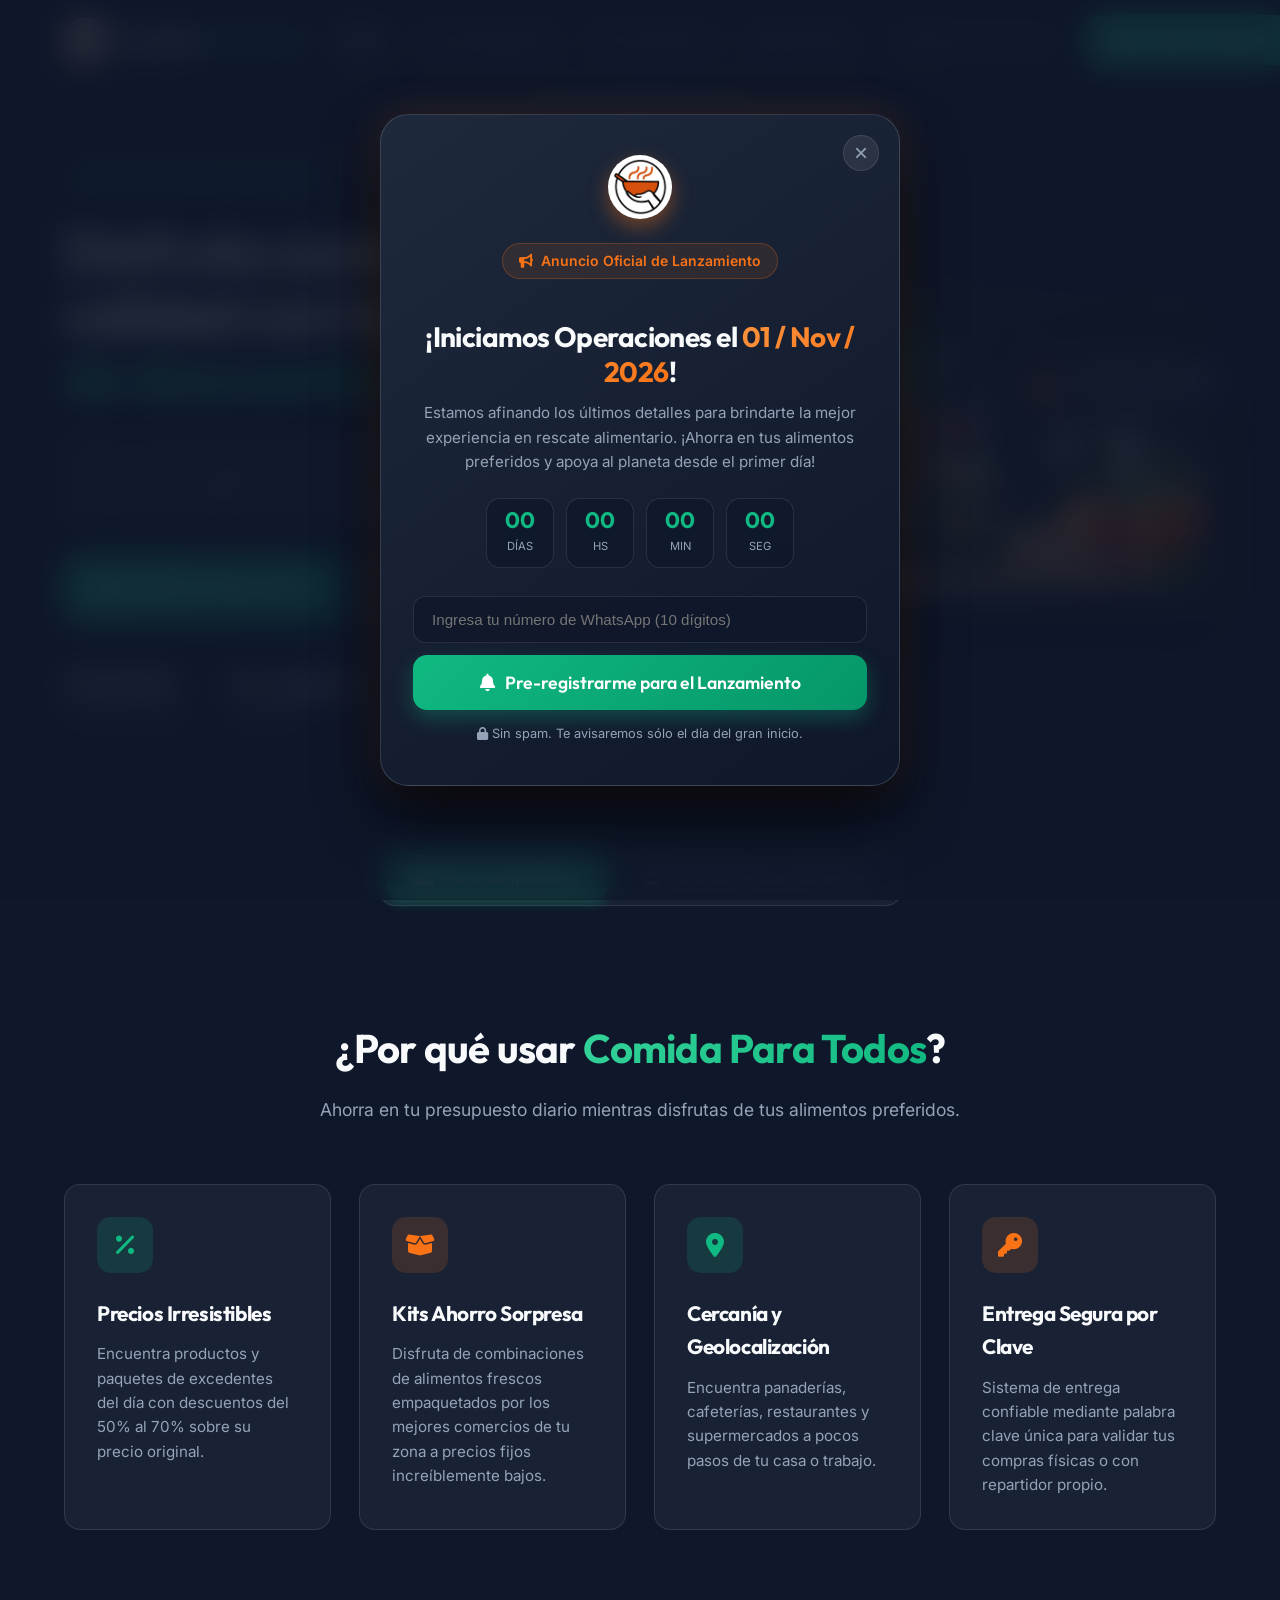
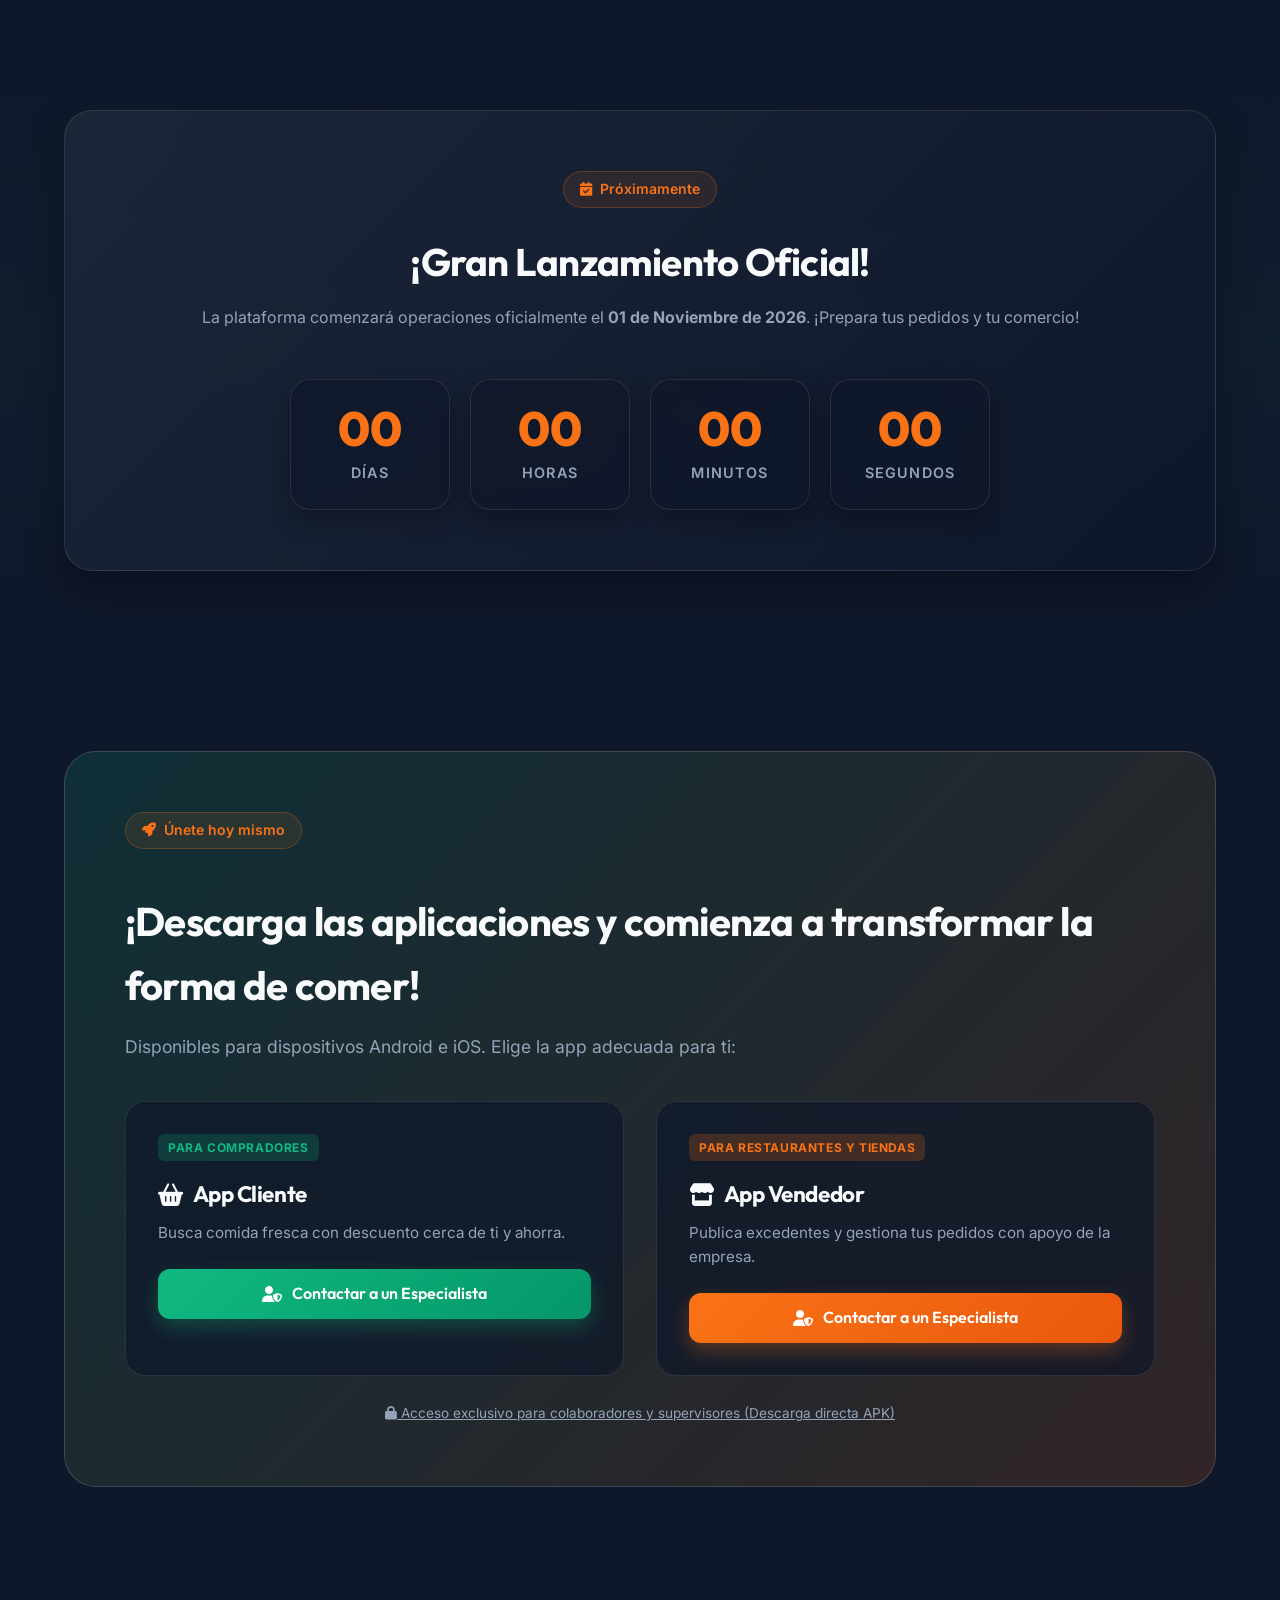
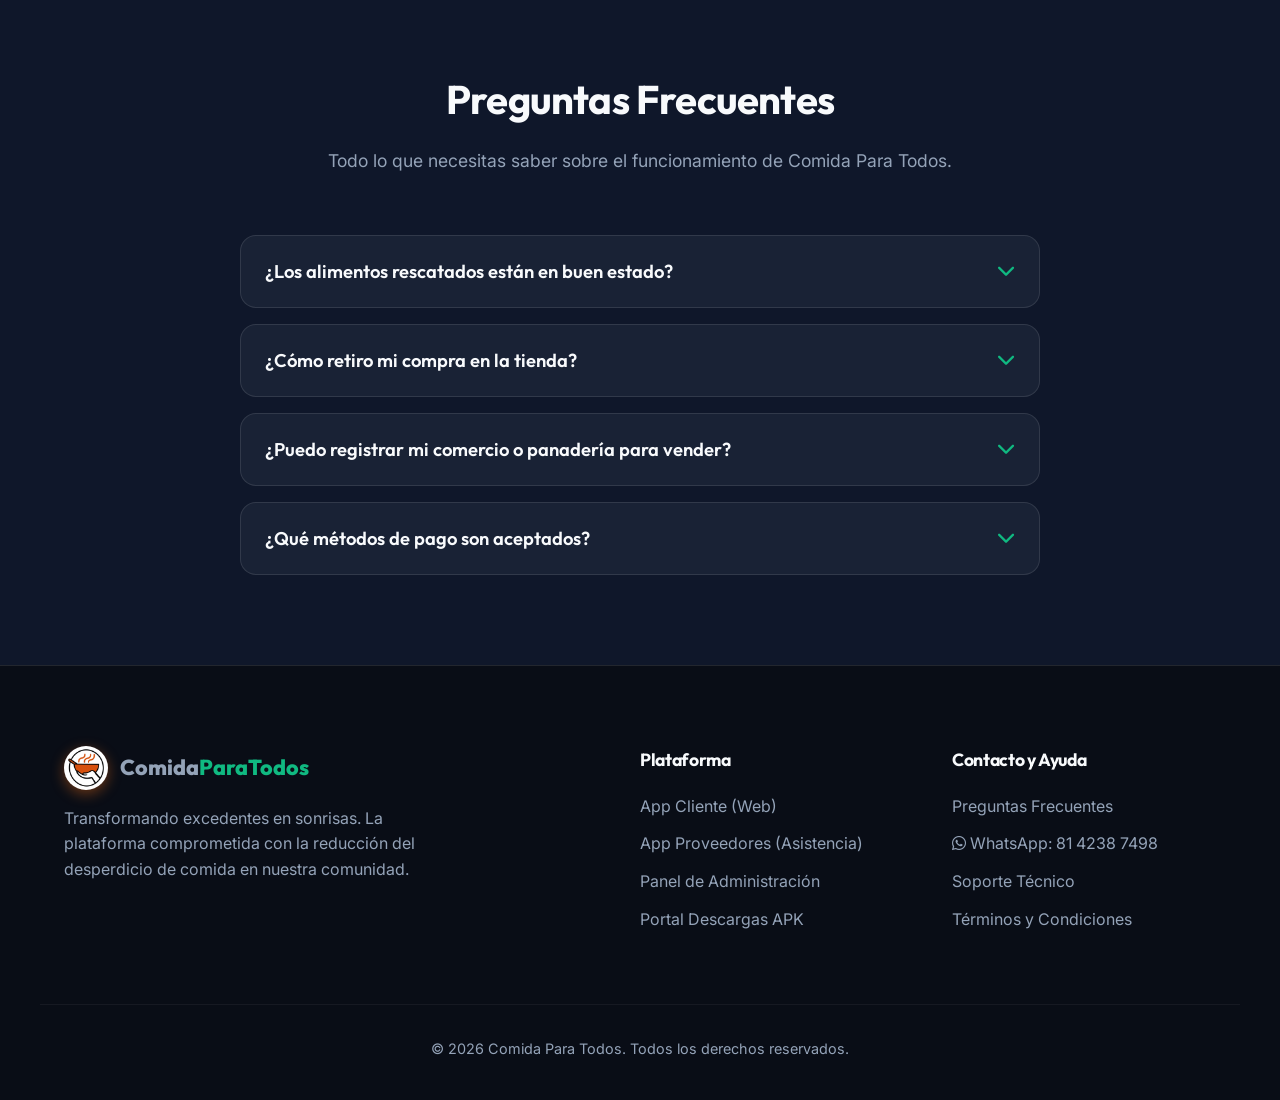
<file: index.html>
<!DOCTYPE html>
<html lang="es">
<head>
  <meta charset="UTF-8">
  <meta name="viewport" content="width=device-width, initial-scale=1.0">
  <title>Comida Para Todos - Rescata Alimentos, Ahorra y Ayuda al Planeta</title>
  <meta name="description" content="Plataforma líder para comprar excedentes de comida de calidad con hasta 70% de descuento. Conecta tiendas localmente y combate el desperdicio de alimentos.">
  <meta name="theme-color" content="#0f172a">

  <!-- OpenGraph SEO -->
  <meta property="og:title" content="Comida Para Todos - Salva Comida y Ahorra Dinero">
  <meta property="og:description" content="Descubre paquetes sorpresa y ofertas en tus establecimientos favoritos. Reduce el desperdicio de comida.">
  <meta property="og:type" content="website">

  <!-- Fonts -->
  <link rel="preconnect" href="https://fonts.googleapis.com">
  <link rel="preconnect" href="https://fonts.gstatic.com" crossorigin>
  <link href="https://fonts.googleapis.com/css2?family=Outfit:wght@300;400;500;600;700;800&family=Inter:wght@400;500;600;700&display=swap" rel="stylesheet">

  <!-- FontAwesome Icons -->
  <link rel="stylesheet" href="https://cdnjs.cloudflare.com/ajax/libs/font-awesome/6.5.1/css/all.min.css">

  <link rel="stylesheet" href="styles.css">
</head>
<body>

  <!-- Navbar Sticky -->
  <header class="navbar" id="navbar">
    <div class="container navbar-content">
      <a href="#" class="logo">
        <img src="assets/logo.png" alt="Comida Para Todos Logo" class="logo-img">
        <span class="logo-text">Comida<span class="highlight">ParaTodos</span></span>
      </a>

      <nav class="nav-links" id="nav-links">
        <a href="#inicio" class="nav-link active">Inicio</a>
        <a href="#compradores" class="nav-link">Para Compradores</a>
        <a href="#vendedores" class="nav-link">Para Comercios</a>
        <a href="#impacto" class="nav-link">Impacto Social</a>
        <a href="#faq" class="nav-link">Preguntas Frecuentes</a>
      </nav>

      <div class="navbar-actions">
        <a href="contacto_especialista.html" class="btn btn-primary"><i class="fa-solid fa-user-shield"></i> Asesoría y Apoyo</a>
        <button class="mobile-toggle" id="mobile-toggle" aria-label="Abrir menú">
          <i class="fa-solid fa-bars"></i>
        </button>
      </div>
    </div>
  </header>

  <!-- Hero Section -->
  <section class="hero" id="inicio">
    <div class="hero-bg-glow"></div>
    <div class="container hero-grid">
      <div class="hero-text">
        <div class="badge-pill">
          <span class="pulse-dot"></span> Rescate Alimentario Inteligente
        </div>
        <h1 class="hero-title">
          Disfruta comida de calidad con hasta <span class="gradient-text">70% de descuento</span>
        </h1>
        <p class="hero-description">
          Unimos a personas amantes de la buena comida con restaurantes, panaderías y comercios locales para darle una segunda oportunidad a miles de platillos deliciosos.
        </p>

        <div class="hero-buttons">
          <a href="contacto_especialista.html" class="btn btn-lg btn-emerald">
            <i class="fa-solid fa-user-shield"></i> Contactar Especialista
          </a>
          <a href="#vendedores" class="btn btn-lg btn-outline">
            <i class="fa-solid fa-store"></i> Soy un Comercio
          </a>
        </div>

        <div class="hero-stats-mini">
          <div class="stat-item-mini">
            <span class="stat-number">01/11/2026</span>
            <span class="stat-label">Gran Lanzamiento</span>
          </div>
          <div class="stat-divider"></div>
          <div class="stat-item-mini">
            <span class="stat-number">Pre-registro</span>
            <span class="stat-label">Abierto hoy</span>
          </div>
          <div class="stat-divider"></div>
          <div class="stat-item-mini">
            <span class="stat-number">100%</span>
            <span class="stat-label">Calidad Garantizada</span>
          </div>
        </div>
      </div>

      <div class="hero-media">
        <div class="app-card-preview floating">
          <div class="preview-badge"><i class="fa-solid fa-bolt"></i> ¡Ofertas en tiempo real!</div>
          <img src="assets/hero_app_showcase.jpg" alt="Comida Para Todos App" class="hero-img">
          <div class="app-floating-card top-right">
            <div class="card-icon"><i class="fa-solid fa-bag-shopping"></i></div>
            <div class="card-info">
              <strong>Kit Ahorro Sorpresa</strong>
              <small>De $150 a sólo $45 MXN</small>
            </div>
          </div>
          <div class="app-floating-card bottom-left">
            <div class="card-icon check"><i class="fa-solid fa-shield-heart"></i></div>
            <div class="card-info">
              <strong>100% Fresco y Garantizado</strong>
              <small>Retiro o reparto local</small>
            </div>
          </div>
        </div>
      </div>
    </div>
  </section>

  <!-- Role Toggle Section (Interactive Selector) -->
  <section class="section-roles">
    <div class="container">
      <div class="role-selector-wrapper">
        <div class="role-tabs" id="role-tabs">
          <button class="role-tab active" data-tab="compradores">
            <i class="fa-solid fa-user-group"></i> Para Compradores
          </button>
          <button class="role-tab" data-tab="vendedores">
            <i class="fa-solid fa-store"></i> Para Comercios / Donantes
          </button>
        </div>
      </div>
    </div>
  </section>

  <!-- Compradores Feature Section -->
  <section class="section role-content active" id="compradores">
    <div class="container">
      <div class="section-header text-center">
        <h2 class="section-title">¿Por qué usar <span class="gradient-text">Comida Para Todos</span>?</h2>
        <p class="section-subtitle">Ahorra en tu presupuesto diario mientras disfrutas de tus alimentos preferidos.</p>
      </div>

      <div class="features-grid">
        <div class="feature-card">
          <div class="feature-icon emerald"><i class="fa-solid fa-percent"></i></div>
          <h3 class="feature-title">Precios Irresistibles</h3>
          <p class="feature-text">Encuentra productos y paquetes de excedentes del día con descuentos del 50% al 70% sobre su precio original.</p>
        </div>

        <div class="feature-card">
          <div class="feature-icon orange"><i class="fa-solid fa-box-open"></i></div>
          <h3 class="feature-title">Kits Ahorro Sorpresa</h3>
          <p class="feature-text">Disfruta de combinaciones de alimentos frescos empaquetados por los mejores comercios de tu zona a precios fijos increíblemente bajos.</p>
        </div>

        <div class="feature-card">
          <div class="feature-icon emerald"><i class="fa-solid fa-location-dot"></i></div>
          <h3 class="feature-title">Cercanía y Geolocalización</h3>
          <p class="feature-text">Encuentra panaderías, cafeterías, restaurantes y supermercados a pocos pasos de tu casa o trabajo.</p>
        </div>

        <div class="feature-card">
          <div class="feature-icon orange"><i class="fa-solid fa-key"></i></div>
          <h3 class="feature-title">Entrega Segura por Clave</h3>
          <p class="feature-text">Sistema de entrega confiable mediante palabra clave única para validar tus compras físicas o con repartidor propio.</p>
        </div>
      </div>
    </div>
  </section>

  <!-- Vendedores Feature Section -->
  <section class="section role-content" id="vendedores">
    <div class="container">
      <div class="section-header text-center">
        <h2 class="section-title">Impulsa tu negocio con <span class="gradient-text-orange">Cero Desperdicio</span></h2>
        <p class="section-subtitle">Convierte los excedentes del día en ganancias y nuevos clientes leales.</p>
      </div>

      <div class="features-grid">
        <div class="feature-card">
          <div class="feature-icon orange"><i class="fa-solid fa-coins"></i></div>
          <h3 class="feature-title">Monetiza tus Excedentes</h3>
          <p class="feature-text">Recupera el costo de ingredientes y producción publicando excedentes al final de la jornada en cuestión de segundos.</p>
        </div>

        <div class="feature-card">
          <div class="feature-icon emerald"><i class="fa-solid fa-users"></i></div>
          <h3 class="feature-title">Atrae Nuevos Clientes</h3>
          <p class="feature-text">Decenas de usuarios descubrirán tu negocio en la app y se convertirán en clientes habituales de tu catálogo regular.</p>
        </div>

        <div class="feature-card">
          <div class="feature-icon orange"><i class="fa-solid fa-truck-ramp-box"></i></div>
          <h3 class="feature-title">Logística Flexible</h3>
          <p class="feature-text">Configura fácil tus horarios de entrega en mostrador o define tu propia área de reparto a domicilio con compra mínima.</p>
        </div>

        <div class="feature-card">
          <div class="feature-icon emerald"><i class="fa-solid fa-chart-line"></i></div>
          <h3 class="feature-title">Control de Inventario en Vivo</h3>
          <p class="feature-text">Suscripción en tiempo real con notificaciones al momento en que un cliente confirma o retira un pedido.</p>
        </div>
      </div>
    </div>
  </section>

  <!-- Launch Countdown Section -->
  <section class="section section-impact" id="impacto">
    <div class="container">
      <div class="impact-card">
        <div class="impact-header">
          <span class="badge-pill orange"><i class="fa-solid fa-calendar-check"></i> Próximamente</span>
          <h2>¡Gran Lanzamiento Oficial!</h2>
          <p>La plataforma comenzará operaciones oficialmente el <strong>01 de Noviembre de 2026</strong>. ¡Prepara tus pedidos y tu comercio!</p>
        </div>

        <div class="launch-countdown-grid" id="main-countdown">
          <div class="countdown-unit">
            <span class="unit-number" id="cd-days">00</span>
            <span class="unit-label">Días</span>
          </div>
          <div class="countdown-unit">
            <span class="unit-number" id="cd-hours">00</span>
            <span class="unit-label">Horas</span>
          </div>
          <div class="countdown-unit">
            <span class="unit-number" id="cd-minutes">00</span>
            <span class="unit-label">Minutos</span>
          </div>
          <div class="countdown-unit">
            <span class="unit-number" id="cd-seconds">00</span>
            <span class="unit-label">Segundos</span>
          </div>
        </div>
      </div>
    </div>
  </section>

  <!-- Download Section -->
  <section class="section section-download" id="descargar">
    <div class="container">
      <div class="download-banner">
        <div class="download-content">
          <span class="badge-pill orange"><i class="fa-solid fa-rocket"></i> Únete hoy mismo</span>
          <h2>¡Descarga las aplicaciones y comienza a transformar la forma de comer!</h2>
          <p>Disponibles para dispositivos Android e iOS. Elige la app adecuada para ti:</p>

          <div class="download-buttons">
            <div class="download-card">
              <div class="card-badge">Para compradores</div>
              <h3><i class="fa-solid fa-basket-shopping"></i> App Cliente</h3>
              <p>Busca comida fresca con descuento cerca de ti y ahorra.</p>
              <div class="btn-group">
                <a href="contacto_especialista.html" class="btn btn-emerald btn-block">
                  <i class="fa-solid fa-user-shield"></i> Contactar a un Especialista
                </a>
              </div>
            </div>

            <div class="download-card">
              <div class="card-badge orange">Para restaurantes y tiendas</div>
              <h3><i class="fa-solid fa-store"></i> App Vendedor</h3>
              <p>Publica excedentes y gestiona tus pedidos con apoyo de la empresa.</p>
              <div class="btn-group">
                <a href="contacto_especialista.html" class="btn btn-orange btn-block">
                  <i class="fa-solid fa-user-shield"></i> Contactar a un Especialista
                </a>
              </div>
            </div>
          </div>

          <div style="margin-top: 1.5rem; text-align: center;">
            <a href="descargas/" style="color: #94a3b8; font-size: 0.85rem; text-decoration: underline;">
              <i class="fa-solid fa-lock"></i> Acceso exclusivo para colaboradores y supervisores (Descarga directa APK)
            </a>
          </div>
        </div>
      </div>
    </div>
  </section>

  <!-- FAQ Section -->
  <section class="section" id="faq">
    <div class="container">
      <div class="section-header text-center">
        <h2 class="section-title">Preguntas Frecuentes</h2>
        <p class="section-subtitle">Todo lo que necesitas saber sobre el funcionamiento de Comida Para Todos.</p>
      </div>

      <div class="faq-accordion" id="faq-accordion">
        <div class="faq-item">
          <button class="faq-question">
            <span>¿Los alimentos rescatados están en buen estado?</span>
            <i class="fa-solid fa-chevron-down"></i>
          </button>
          <div class="faq-answer">
            <p>¡Por supuesto! Todos los alimentos ofertados en la plataforma son excedentes frescos del día preparados o producidos con altos estándares de calidad, listos para disfrutarse.</p>
          </div>
        </div>

        <div class="faq-item">
          <button class="faq-question">
            <span>¿Cómo retiro mi compra en la tienda?</span>
            <i class="fa-solid fa-chevron-down"></i>
          </button>
          <div class="faq-answer">
            <p>Al realizar tu pedido en la App Cliente se generará una **palabra clave única** y un número de folio. Sólo muéstralo en el mostrador del establecimiento para validar y recibir tu paquete.</p>
          </div>
        </div>

        <div class="faq-item">
          <button class="faq-question">
            <span>¿Puedo registrar mi comercio o panadería para vender?</span>
            <i class="fa-solid fa-chevron-down"></i>
          </button>
          <div class="faq-answer">
            <p>¡Sí! Puedes descargar la **App Vendedor** o acceder desde el navegador, crear tu perfil de tienda en menos de 5 minutos y comenzar a publicar tus productos y Kits Ahorro de inmediato.</p>
          </div>
        </div>

        <div class="faq-item">
          <button class="faq-question">
            <span>¿Qué métodos de pago son aceptados?</span>
            <i class="fa-solid fa-chevron-down"></i>
          </button>
          <div class="faq-answer">
            <p>Soportamos pago en efectivo al momento de retirar en sucursal y pagos directos configurados por cada establecimiento.</p>
          </div>
        </div>
      </div>
    </div>
  </section>

  <!-- Footer -->
  <footer class="footer">
    <div class="container footer-grid">
      <div class="footer-col brand-col">
        <a href="#" class="logo">
          <img src="assets/logo.png" alt="Comida Para Todos Logo" class="logo-img">
          <span class="logo-text">Comida<span class="highlight">ParaTodos</span></span>
        </a>
        <p class="footer-text">Transformando excedentes en sonrisas. La plataforma comprometida con la reducción del desperdicio de comida en nuestra comunidad.</p>
      </div>

      <div class="footer-col">
        <h4>Plataforma</h4>
        <ul>
          <li><a href="app/">App Cliente (Web)</a></li>
          <li><a href="contacto_especialista.html">App Proveedores (Asistencia)</a></li>
          <li><a href="admin/">Panel de Administración</a></li>
          <li><a href="descargas/">Portal Descargas APK</a></li>
        </ul>
      </div>

      <div class="footer-col">
        <h4>Contacto y Ayuda</h4>
        <ul>
          <li><a href="#faq">Preguntas Frecuentes</a></li>
          <li><a href="https://wa.me/528142387498?text=Hola%2C%20deseo%20m%C3%A1s%20informaci%C3%B3n%20sobre%20Comida%20Para%20Todos." target="_blank"><i class="fa-brands fa-whatsapp"></i> WhatsApp: 81 4238 7498</a></li>
          <li><a href="mailto:contacto@comidaparatodos.online">Soporte Técnico</a></li>
          <li><a href="#">Términos y Condiciones</a></li>
        </ul>
      </div>
    </div>

    <div class="container footer-bottom text-center">
      <p>&copy; 2026 Comida Para Todos. Todos los derechos reservados.</p>
    </div>
  <!-- Pop-Up Modal de Lanzamiento (01/11/2026) -->
  <div class="modal-overlay" id="launch-modal">
    <div class="modal-card">
      <button class="modal-close" id="modal-close" aria-label="Cerrar modal">&times;</button>
      <div class="modal-body text-center">
        <div class="modal-logo">
          <img src="assets/logo.png" alt="Comida Para Todos" class="modal-logo-img">
        </div>
        <div class="badge-pill orange">
          <i class="fa-solid fa-bullhorn"></i> Anuncio Oficial de Lanzamiento
        </div>
        <h2 class="modal-title">¡Iniciamos Operaciones el <span class="gradient-text-orange">01 / Nov / 2026</span>!</h2>
        <p class="modal-description">
          Estamos afinando los últimos detalles para brindarte la mejor experiencia en rescate alimentario. ¡Ahorra en tus alimentos preferidos y apoya al planeta desde el primer día!
        </p>

        <!-- Mini Countdown inside Modal -->
        <div class="modal-countdown">
          <div class="m-cd-box"><span id="m-days">00</span><small>Días</small></div>
          <div class="m-cd-box"><span id="m-hours">00</span><small>Hs</small></div>
          <div class="m-cd-box"><span id="m-mins">00</span><small>Min</small></div>
          <div class="m-cd-box"><span id="m-secs">00</span><small>Seg</small></div>
        </div>

        <form class="modal-form" id="pre-register-form">
          <div class="form-group">
            <input type="tel" placeholder="Ingresa tu número de WhatsApp (10 dígitos)" required id="modal-phone" class="modal-input">
          </div>
          <button type="submit" class="btn btn-emerald btn-block btn-lg">
            <i class="fa-solid fa-bell"></i> Pre-registrarme para el Lanzamiento
          </button>
        </form>
        <p class="modal-footer-note"><i class="fa-solid fa-lock"></i> Sin spam. Te avisaremos sólo el día del gran inicio.</p>
      </div>
    </div>
  </div>

  <script src="main.js"></script>
</body>
</html>
</file>
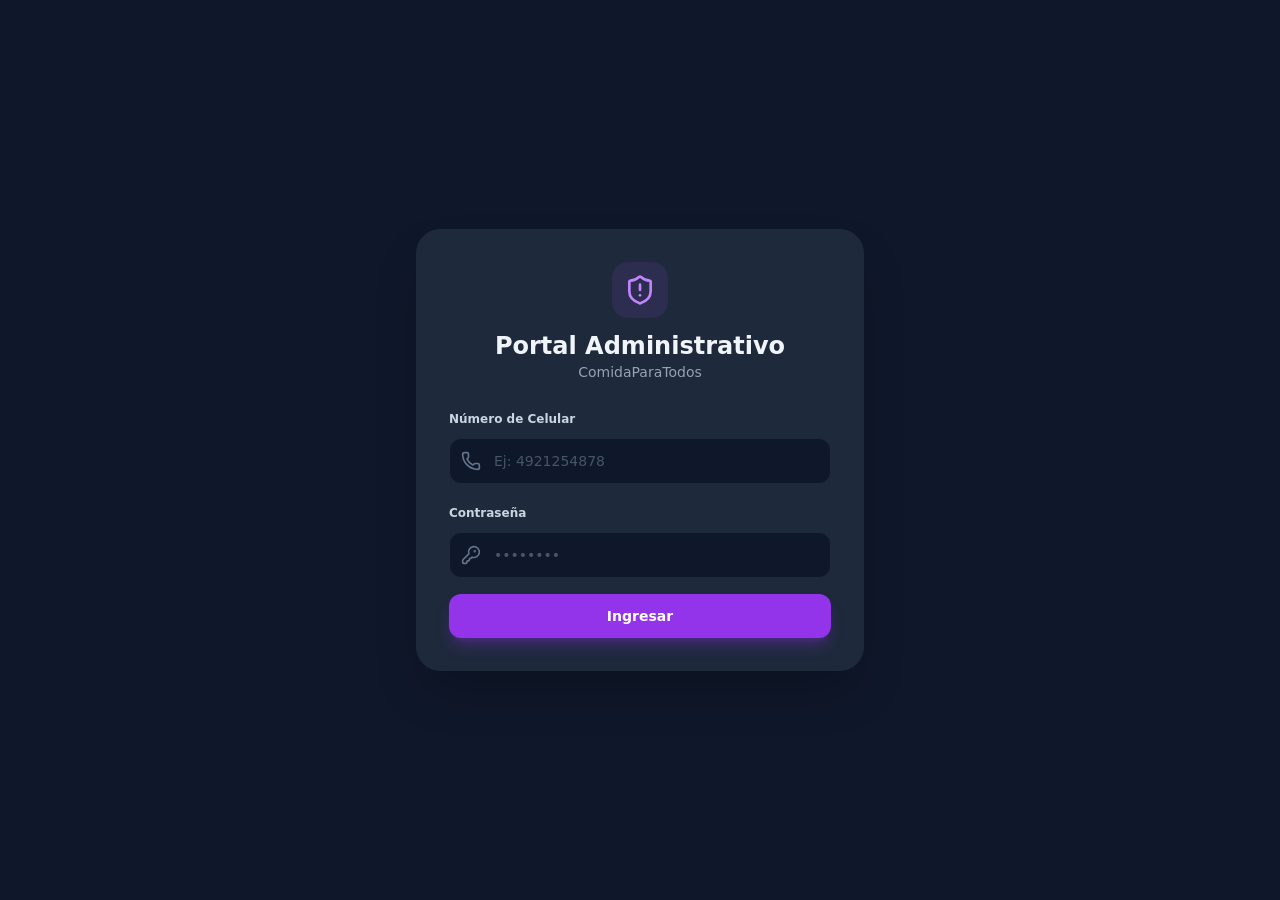
<file: admin/index.html>
<!doctype html>
<html lang="en">
  <head>
    <meta charset="UTF-8" />
    <link rel="icon" type="image/svg+xml" href="/admin/favicon.svg" />
    <meta name="viewport" content="width=device-width, initial-scale=1.0" />
    <title>comida_para_todos_admin</title>
    <script type="module" crossorigin src="/admin/assets/index-ka1u3Odg.js"></script>
    <link rel="stylesheet" crossorigin href="/admin/assets/index-D4THEk5b.css">
  </head>
  <body>
    <div id="root"></div>
  </body>
</html>
</file>
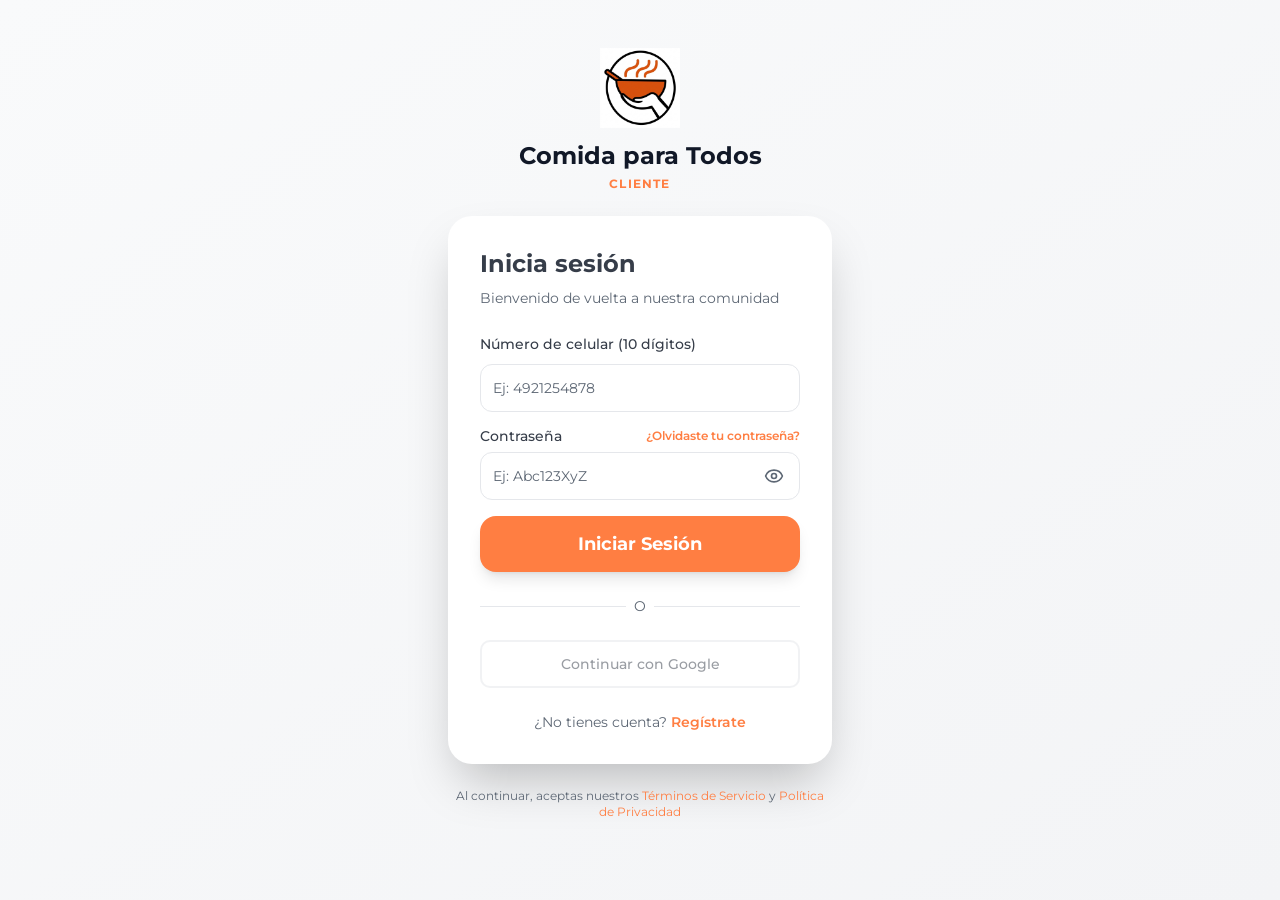
<file: app/index.html>
<!doctype html>
<html lang="es">
  <head>
    <meta charset="UTF-8" />
    <meta
      name="viewport"
      content="width=device-width, initial-scale=1.0, viewport-fit=cover, user-scalable=no"
    />
    <meta name="apple-mobile-web-app-capable" content="yes" />
    <meta name="apple-mobile-web-app-status-bar-style" content="default" />
    <meta
      name="apple-mobile-web-app-title"
      content="Comida para Todos"
    />
    <meta
      name="description"
      content="Compra comida fresca a precios reducidos de proveedores locales. Ahorra dinero, apoya la comunidad local."
    />
    <title>Comida para Todos - Mercado Local de Alimentos Frescos</title>
    <link rel="icon" type="image/png" href="./logo.png" />
    <script type="module" crossorigin src="./assets/index-DcZVOfU1.js"></script>
    <link rel="stylesheet" crossorigin href="./assets/index-rTWlxJq4.css">
  </head>

  <body>
    <div id="root"></div>

  </body>
</html>
</file>
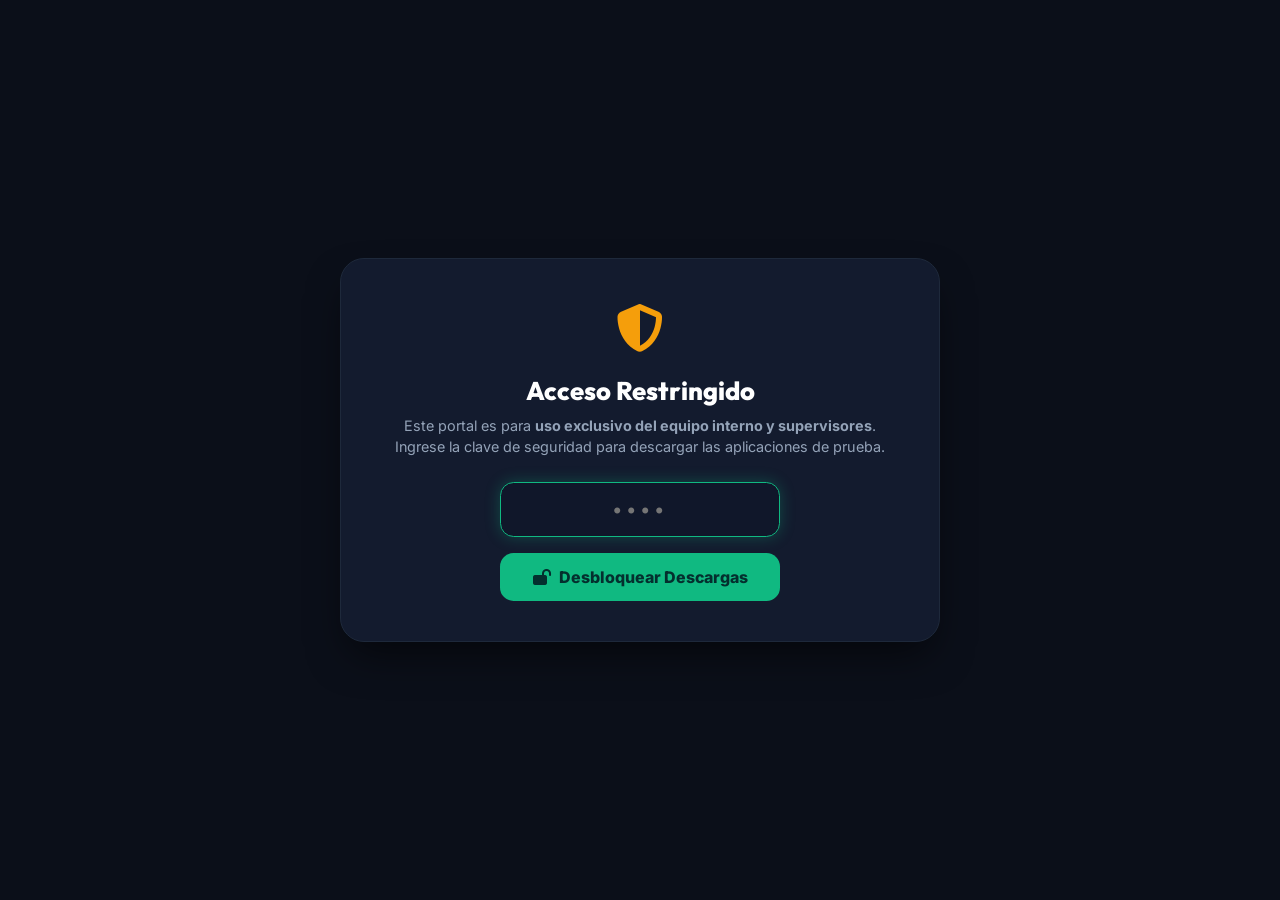
<file: descargas/index.html>
<!DOCTYPE html>
<html lang="es">
<head>
  <meta charset="UTF-8">
  <meta name="viewport" content="width=device-width, initial-scale=1.0">
  <title>Acceso Interno - Comida Para Todos</title>
  
  <!-- CABECERAS ANTI-CACHÉ ESTRICTAS: OBLIGA A PEDIR CLAVE EN CADA RECARGA -->
  <meta http-equiv="Cache-Control" content="no-cache, no-store, must-revalidate">
  <meta http-equiv="Pragma" content="no-cache">
  <meta http-equiv="Expires" content="0">
  <meta name="robots" content="noindex, nofollow, noarchive">

  <link rel="preconnect" href="https://fonts.googleapis.com">
  <link rel="preconnect" href="https://fonts.gstatic.com" crossorigin>
  <link href="https://fonts.googleapis.com/css2?family=Outfit:wght@400;600;700;800&family=Inter:wght@400;500;600;700&display=swap" rel="stylesheet">
  <link rel="stylesheet" href="https://cdnjs.cloudflare.com/ajax/libs/font-awesome/6.5.1/css/all.min.css">
  <style>
    :root {
      --bg: #0b0f19;
      --card-bg: #131b2e;
      --card-border: #1e293b;
      --primary: #10b981;
      --primary-hover: #059669;
      --accent: #f59e0b;
      --danger: #ef4444;
      --text: #f8fafc;
      --text-muted: #94a3b8;
    }
    * { box-sizing: border-box; margin: 0; padding: 0; font-family: 'Inter', sans-serif; }
    body {
      background-color: var(--bg);
      color: var(--text);
      min-height: 100vh;
      display: flex;
      flex-direction: column;
      align-items: center;
      justify-content: center;
      padding: 1.5rem 1rem;
    }
    .container {
      max-width: 600px;
      width: 100%;
      text-align: center;
    }

    /* PANTALLA DE BLOQUEO */
    #lockScreen {
      background: var(--card-bg);
      border: 1px solid var(--card-border);
      border-radius: 1.5rem;
      padding: 2.5rem 1.75rem;
      box-shadow: 0 20px 40px -10px rgba(0, 0, 0, 0.6);
    }
    .lock-icon {
      font-size: 3rem;
      color: var(--accent);
      margin-bottom: 1rem;
    }
    .lock-title {
      font-family: 'Outfit', sans-serif;
      font-size: 1.6rem;
      font-weight: 800;
      color: white;
      margin-bottom: 0.5rem;
    }
    .lock-desc {
      color: var(--text-muted);
      font-size: 0.9rem;
      line-height: 1.5;
      margin-bottom: 1.5rem;
    }
    .pin-input {
      width: 100%;
      max-width: 280px;
      padding: 0.9rem 1rem;
      background: rgba(15, 23, 42, 0.8);
      border: 1.5px solid var(--card-border);
      border-radius: 0.85rem;
      color: white;
      font-size: 1.2rem;
      letter-spacing: 4px;
      text-align: center;
      outline: none;
      margin-bottom: 1rem;
      transition: border-color 0.2s ease;
    }
    .pin-input:focus {
      border-color: var(--primary);
      box-shadow: 0 0 15px rgba(16, 185, 129, 0.3);
    }
    .btn-unlock {
      display: inline-flex;
      align-items: center;
      justify-content: center;
      gap: 0.5rem;
      width: 100%;
      max-width: 280px;
      background: var(--primary);
      color: #042f2e;
      font-weight: 800;
      font-size: 1rem;
      padding: 0.9rem;
      border-radius: 0.85rem;
      border: none;
      cursor: pointer;
      transition: background 0.2s ease;
    }
    .btn-unlock:hover {
      background: var(--primary-hover);
      color: white;
    }
    .error-msg {
      color: var(--danger);
      font-size: 0.85rem;
      margin-top: 0.75rem;
      display: none;
    }

    /* PANTALLA DE DESCARGAS (DESBLOQUEADA) */
    #downloadScreen {
      display: none;
    }
    .header {
      margin-bottom: 2rem;
    }
    .badge {
      display: inline-flex;
      align-items: center;
      gap: 0.4rem;
      background: rgba(16, 185, 129, 0.15);
      color: var(--primary);
      border: 1px solid rgba(16, 185, 129, 0.3);
      padding: 0.35rem 1rem;
      border-radius: 999px;
      font-size: 0.85rem;
      font-weight: 700;
      margin-bottom: 0.75rem;
    }
    h1 {
      font-family: 'Outfit', sans-serif;
      font-size: 1.8rem;
      font-weight: 800;
      margin-bottom: 0.5rem;
    }
    .cards-grid {
      display: flex;
      flex-direction: column;
      gap: 1.25rem;
      margin-bottom: 1.5rem;
    }
    .app-card {
      background: var(--card-bg);
      border: 1px solid var(--card-border);
      border-radius: 1.25rem;
      padding: 1.5rem;
      text-align: left;
    }
    .card-top {
      display: flex;
      align-items: center;
      gap: 1rem;
      margin-bottom: 0.75rem;
    }
    .card-icon {
      width: 48px;
      height: 48px;
      border-radius: 0.85rem;
      display: flex;
      align-items: center;
      justify-content: center;
      font-size: 1.3rem;
    }
    .icon-client { background: rgba(16, 185, 129, 0.2); color: var(--primary); }
    .icon-seller { background: rgba(245, 158, 11, 0.2); color: var(--accent); }
    .card-title h3 { font-family: 'Outfit', sans-serif; font-size: 1.15rem; font-weight: 700; color: white; }
    .card-title p { color: var(--text-muted); font-size: 0.8rem; }
    .btn-download {
      display: flex;
      align-items: center;
      justify-content: center;
      gap: 0.5rem;
      width: 100%;
      padding: 0.85rem;
      border-radius: 0.75rem;
      font-weight: 700;
      font-size: 0.95rem;
      text-decoration: none;
      transition: all 0.2s ease;
      cursor: pointer;
    }
    .btn-emerald { background: var(--primary); color: #042f2e; }
    .btn-emerald:hover { background: var(--primary-hover); color: white; }
    .btn-amber { background: var(--accent); color: #451a03; }
    .btn-amber:hover { background: #d97706; color: white; }
    .btn-lock-again {
      background: transparent;
      border: 1px solid var(--card-border);
      color: var(--text-muted);
      padding: 0.5rem 1rem;
      border-radius: 0.5rem;
      font-size: 0.85rem;
      cursor: pointer;
      margin-top: 1rem;
    }
    .btn-lock-again:hover {
      color: white;
      border-color: var(--primary);
    }
  </style>
</head>
<body>

  <div class="container">

    <!-- PANTALLA DE ACCESO PROTEGIDO CON CLAVE (SIEMPRE VISIBLE AL INICIAR/RECARGAR) -->
    <div id="lockScreen">
      <div class="lock-icon">
        <i class="fa-solid fa-shield-halved"></i>
      </div>
      <h2 class="lock-title">Acceso Restringido</h2>
      <p class="lock-desc">
        Este portal es para <strong>uso exclusivo del equipo interno y supervisores</strong>.<br>
        Ingrese la clave de seguridad para descargar las aplicaciones de prueba.
      </p>

      <input type="password" id="pinCode" class="pin-input" placeholder="••••" maxlength="12" autocomplete="off" autofocus>
      <br>
      <button class="btn-unlock" onclick="validatePin()">
        <i class="fa-solid fa-lock-open"></i> Desbloquear Descargas
      </button>

      <div id="errorMsg" class="error-msg">
        <i class="fa-solid fa-circle-exclamation"></i> Clave incorrecta. Acceso restringido.
      </div>
    </div>

    <!-- PANTALLA DE DESCARGAS (SOLO SE VE MIENTRAS NO SE RECARGUE) -->
    <div id="downloadScreen">
      <div class="header">
        <div class="badge">
          <i class="fa-solid fa-user-gear"></i> Módulo Interno de Demostración
        </div>
        <h1>Descarga de APKs Oficiales</h1>
        <p style="color: var(--text-muted); font-size: 0.9rem;">Para dispositivos móviles del equipo de ventas y supervisión.</p>
      </div>

      <div class="cards-grid">
        <!-- App Vendedor -->
        <div class="app-card" style="border-color: rgba(245, 158, 11, 0.4);">
          <div class="card-top">
            <div class="card-icon icon-seller">
              <i class="fa-solid fa-store"></i>
            </div>
            <div class="card-title">
              <h3>App Comerciante (Vendedor)</h3>
              <p>Para demostración a comercios en visitas</p>
            </div>
          </div>
          <a href="app-vendedor.apk" class="btn-download btn-amber" download>
            <i class="fa-brands fa-android"></i> Descargar APK Vendedor
          </a>
        </div>

        <!-- App Cliente -->
        <div class="app-card" style="border-color: rgba(16, 185, 129, 0.4);">
          <div class="card-top">
            <div class="card-icon icon-client">
              <i class="fa-solid fa-bag-shopping"></i>
            </div>
            <div class="card-title">
              <h3>App Comprador (Cliente)</h3>
              <p>Para simular compras y alertas frente al comerciante</p>
            </div>
          </div>
          <a href="app-cliente.apk" class="btn-download btn-emerald" download>
            <i class="fa-brands fa-android"></i> Descargar APK Cliente
          </a>
        </div>
      </div>

      <button class="btn-lock-again" onclick="lockAgain()">
        <i class="fa-solid fa-lock"></i> Cerrar Sesión y Bloquear
      </button>
    </div>

  </div>

  <script>
    // CLAVES AUTORIZADAS
    const SECRET_PIN = "Comida2026";
    const SHORT_PIN = "7498";
    const LEGACY_PIN = "4878";

    // NUNCA GUARDAR EN SESIÓN NI LOCALSTORAGE NI COOKIES NI CACHÉ
    // CADA RECARGA DE PÁGINA (F5) OBRIGATORIAMENTE PIDE LA CLAVE

    function validatePin() {
      const input = document.getElementById("pinCode").value;
      const errorMsg = document.getElementById("errorMsg");
      
      if (input === SECRET_PIN || input === SHORT_PIN || input === LEGACY_PIN) {
        document.getElementById("lockScreen").style.display = "none";
        document.getElementById("downloadScreen").style.display = "block";
      } else {
        errorMsg.style.display = "block";
        document.getElementById("pinCode").value = "";
        document.getElementById("pinCode").focus();
      }
    }

    function lockAgain() {
      document.getElementById("lockScreen").style.display = "block";
      document.getElementById("downloadScreen").style.display = "none";
      document.getElementById("errorMsg").style.display = "none";
      document.getElementById("pinCode").value = "";
      document.getElementById("pinCode").focus();
    }

    // Permitir presionar tecla Enter
    document.getElementById("pinCode").addEventListener("keyup", function(event) {
      if (event.key === "Enter") {
        validatePin();
      }
    });

    // Limpiar siempre el input al cargar la pantalla
    window.onload = function() {
      document.getElementById("pinCode").value = "";
    };
  </script>

</body>
</html>
</file>
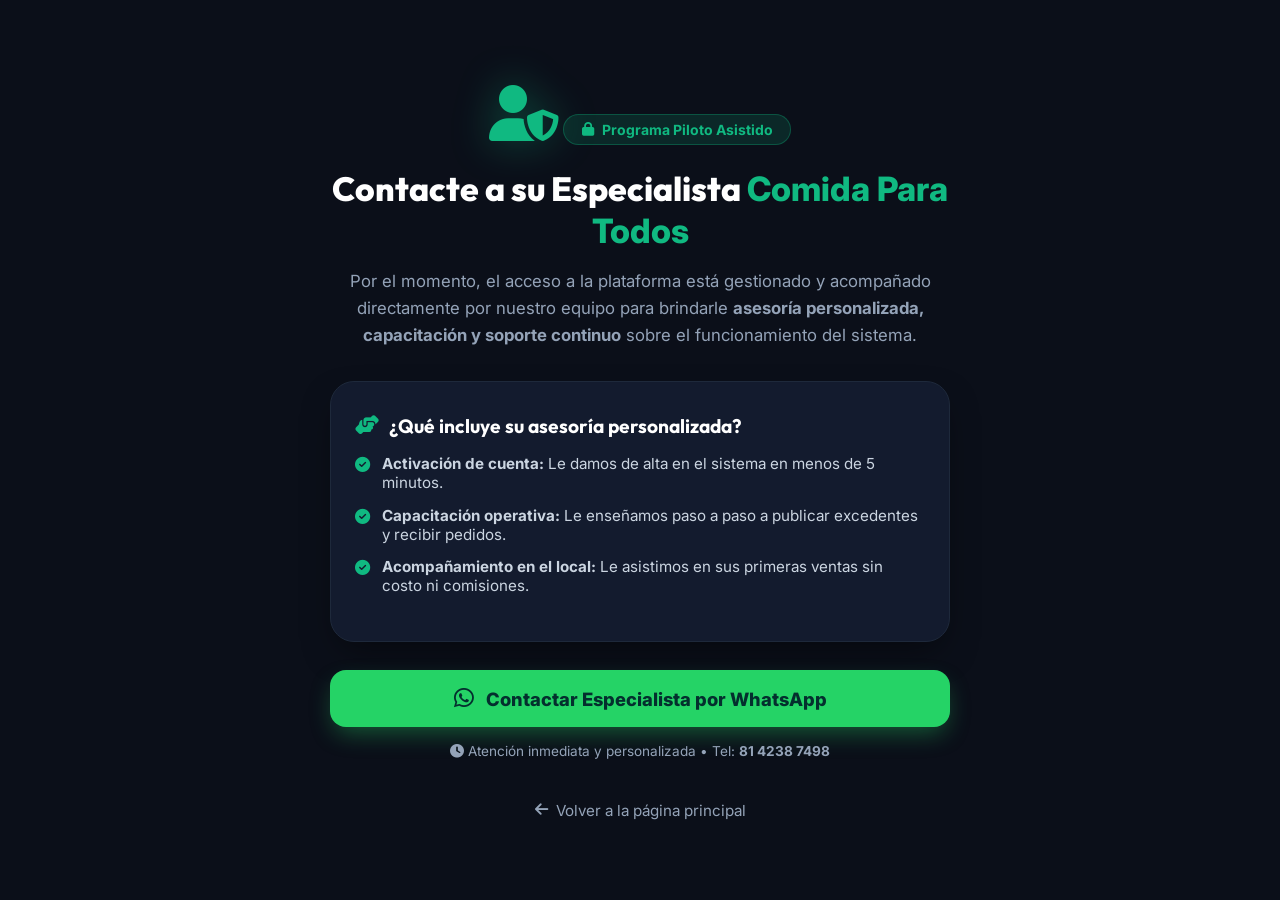
<file: contacto_especialista.html>
<!DOCTYPE html>
<html lang="es">
<head>
  <meta charset="UTF-8">
  <meta name="viewport" content="width=device-width, initial-scale=1.0">
  <title>Acceso Asistido - Comida Para Todos</title>
  <meta name="description" content="Contacta a tu especialista de Comida Para Todos para asesoría, activación y apoyo en el uso de la plataforma.">
  <link rel="preconnect" href="https://fonts.googleapis.com">
  <link rel="preconnect" href="https://fonts.gstatic.com" crossorigin>
  <link href="https://fonts.googleapis.com/css2?family=Outfit:wght@400;600;700;800&family=Inter:wght@400;500;600;700&display=swap" rel="stylesheet">
  <link rel="stylesheet" href="https://cdnjs.cloudflare.com/ajax/libs/font-awesome/6.5.1/css/all.min.css">
  <style>
    :root {
      --bg: #0b0f19;
      --card-bg: #131b2e;
      --card-border: #1e293b;
      --primary: #10b981;
      --primary-hover: #059669;
      --whatsapp: #25d366;
      --whatsapp-hover: #20ba59;
      --accent: #f59e0b;
      --text: #f8fafc;
      --text-muted: #94a3b8;
    }
    * { box-sizing: border-box; margin: 0; padding: 0; font-family: 'Inter', sans-serif; }
    body {
      background-color: var(--bg);
      color: var(--text);
      min-height: 100vh;
      display: flex;
      flex-direction: column;
      align-items: center;
      justify-content: center;
      padding: 2rem 1rem;
    }
    .container {
      max-width: 620px;
      width: 100%;
      text-align: center;
    }
    .badge {
      display: inline-flex;
      align-items: center;
      gap: 0.5rem;
      background: rgba(16, 185, 129, 0.15);
      color: var(--primary);
      border: 1px solid rgba(16, 185, 129, 0.3);
      padding: 0.4rem 1.1rem;
      border-radius: 999px;
      font-size: 0.875rem;
      font-weight: 700;
      margin-bottom: 1.25rem;
    }
    .shield-icon {
      font-size: 3.5rem;
      color: var(--primary);
      margin-bottom: 1.25rem;
      display: inline-block;
      filter: drop-shadow(0 0 20px rgba(16, 185, 129, 0.4));
    }
    h1 {
      font-family: 'Outfit', sans-serif;
      font-size: 2.1rem;
      font-weight: 800;
      line-height: 1.25;
      margin-bottom: 1rem;
      color: white;
    }
    .highlight {
      color: var(--primary);
    }
    .description {
      color: var(--text-muted);
      font-size: 1.05rem;
      line-height: 1.6;
      margin-bottom: 2rem;
    }
    .card {
      background: var(--card-bg);
      border: 1px solid var(--card-border);
      border-radius: 1.5rem;
      padding: 2rem 1.5rem;
      text-align: left;
      margin-bottom: 1.75rem;
      box-shadow: 0 15px 35px -10px rgba(0, 0, 0, 0.5);
    }
    .card-title {
      font-family: 'Outfit', sans-serif;
      font-size: 1.2rem;
      font-weight: 700;
      color: white;
      margin-bottom: 1rem;
      display: flex;
      align-items: center;
      gap: 0.6rem;
    }
    .benefit-item {
      display: flex;
      align-items: flex-start;
      gap: 0.75rem;
      margin-bottom: 0.85rem;
      font-size: 0.95rem;
      color: #cbd5e1;
    }
    .benefit-item i {
      color: var(--primary);
      margin-top: 0.2rem;
    }
    .btn-whatsapp {
      display: flex;
      align-items: center;
      justify-content: center;
      gap: 0.75rem;
      width: 100%;
      background: var(--whatsapp);
      color: #042f2e;
      font-weight: 800;
      font-size: 1.15rem;
      padding: 1.1rem;
      border-radius: 1rem;
      text-decoration: none;
      transition: all 0.2s ease;
      box-shadow: 0 10px 25px -5px rgba(37, 211, 102, 0.4);
    }
    .btn-whatsapp:hover {
      background: var(--whatsapp-hover);
      color: white;
      transform: translateY(-2px);
    }
    .call-note {
      margin-top: 1rem;
      font-size: 0.85rem;
      color: var(--text-muted);
    }
    .footer-link {
      display: inline-flex;
      align-items: center;
      gap: 0.5rem;
      color: var(--text-muted);
      text-decoration: none;
      font-size: 0.95rem;
      transition: color 0.2s ease;
    }
    .footer-link:hover {
      color: white;
    }
  </style>
</head>
<body>

  <div class="container">
    <div class="shield-icon">
      <i class="fa-solid fa-user-shield"></i>
    </div>

    <div class="badge">
      <i class="fa-solid fa-lock"></i> Programa Piloto Asistido
    </div>

    <h1>Contacte a su Especialista <span class="highlight">Comida Para Todos</span></h1>

    <p class="description">
      Por el momento, el acceso a la plataforma está gestionado y acompañado directamente por nuestro equipo para brindarle <strong>asesoría personalizada, capacitación y soporte continuo</strong> sobre el funcionamiento del sistema.
    </p>

    <div class="card">
      <div class="card-title">
        <i class="fa-solid fa-handshake-angle" style="color: #10b981;"></i>
        ¿Qué incluye su asesoría personalizada?
      </div>
      <div class="benefit-item">
        <i class="fa-solid fa-circle-check"></i>
        <span><strong>Activación de cuenta:</strong> Le damos de alta en el sistema en menos de 5 minutos.</span>
      </div>
      <div class="benefit-item">
        <i class="fa-solid fa-circle-check"></i>
        <span><strong>Capacitación operativa:</strong> Le enseñamos paso a paso a publicar excedentes y recibir pedidos.</span>
      </div>
      <div class="benefit-item">
        <i class="fa-solid fa-circle-check"></i>
        <span><strong>Acompañamiento en el local:</strong> Le asistimos en sus primeras ventas sin costo ni comisiones.</span>
      </div>
    </div>

    <!-- Botón directo a WhatsApp de la empresa -->
    <a href="https://wa.me/528142387498?text=Hola%2C%20deseo%20contactar%20a%20un%20especialista%20de%20Comida%20Para%20Todos%20para%20asesor%C3%ADa%20y%20activaci%C3%B3n%20de%20la%20aplicaci%C3%B3n." target="_blank" class="btn-whatsapp">
      <i class="fa-brands fa-whatsapp" style="font-size: 1.4rem;"></i>
      Contactar Especialista por WhatsApp
    </a>

    <p class="call-note">
      <i class="fa-solid fa-clock"></i> Atención inmediata y personalizada • Tel: <strong>81 4238 7498</strong>
    </p>

    <br><br>
    <a href="../" class="footer-link">
      <i class="fa-solid fa-arrow-left"></i> Volver a la página principal
    </a>
  </div>

</body>
</html>
</file>
<file: styles.css>
/* System CSS - Comida Para Todos Landing Page */
:root {
  --bg-dark: #0f172a;
  --bg-card: rgba(30, 41, 59, 0.7);
  --bg-card-hover: rgba(30, 41, 59, 0.9);
  --border-card: rgba(255, 255, 255, 0.1);
  --text-main: #f8fafc;
  --text-muted: #94a3b8;
  
  --emerald-primary: #10b981;
  --emerald-hover: #059669;
  --emerald-glow: rgba(16, 185, 129, 0.3);
  
  --orange-primary: #f97316;
  --orange-hover: #ea580c;
  --orange-glow: rgba(249, 115, 22, 0.3);

  --font-heading: 'Outfit', sans-serif;
  --font-body: 'Inter', sans-serif;
  --radius: 16px;
  --transition: all 0.3s cubic-bezier(0.4, 0, 0.2, 1);
}

* {
  margin: 0;
  padding: 0;
  box-sizing: border-box;
}

html {
  scroll-behavior: smooth;
}

body {
  background-color: var(--bg-dark);
  color: var(--text-main);
  font-family: var(--font-body);
  line-height: 1.6;
  overflow-x: hidden;
}

/* Typography */
h1, h2, h3, h4 {
  font-family: var(--font-heading);
  font-weight: 700;
  letter-spacing: -0.02em;
}

.gradient-text {
  background: linear-gradient(135deg, #34d399, #10b981);
  -webkit-background-clip: text;
  -webkit-text-fill-color: transparent;
}

.gradient-text-orange {
  background: linear-gradient(135deg, #fb923c, #f97316);
  -webkit-background-clip: text;
  -webkit-text-fill-color: transparent;
}

/* Container */
.container {
  max-width: 1200px;
  margin: 0 auto;
  padding: 0 24px;
}

/* Buttons */
.btn {
  display: inline-flex;
  align-items: center;
  justify-content: center;
  gap: 10px;
  padding: 12px 24px;
  font-family: var(--font-heading);
  font-weight: 600;
  font-size: 1rem;
  border-radius: 12px;
  text-decoration: none;
  transition: var(--transition);
  cursor: pointer;
  border: none;
}

.btn-primary {
  background-color: var(--emerald-primary);
  color: #fff;
  box-shadow: 0 4px 14px var(--emerald-glow);
}
.btn-primary:hover {
  background-color: var(--emerald-hover);
  transform: translateY(-2px);
}

.btn-emerald {
  background: linear-gradient(135deg, #10b981, #059669);
  color: #fff;
  box-shadow: 0 8px 20px var(--emerald-glow);
}
.btn-emerald:hover {
  transform: translateY(-3px);
  box-shadow: 0 12px 28px var(--emerald-glow);
}

.btn-orange {
  background: linear-gradient(135deg, #f97316, #ea580c);
  color: #fff;
  box-shadow: 0 8px 20px var(--orange-glow);
}
.btn-orange:hover {
  transform: translateY(-3px);
  box-shadow: 0 12px 28px var(--orange-glow);
}

.btn-outline {
  background: rgba(255, 255, 255, 0.05);
  color: #fff;
  border: 1px solid var(--border-card);
}
.btn-outline:hover {
  background: rgba(255, 255, 255, 0.15);
  border-color: rgba(255, 255, 255, 0.3);
  transform: translateY(-2px);
}

.btn-lg {
  padding: 16px 32px;
  font-size: 1.1rem;
  border-radius: 14px;
}

.btn-block {
  width: 100%;
}

/* Navbar */
.navbar {
  position: fixed;
  top: 0;
  left: 0;
  width: 100%;
  z-index: 1000;
  background: rgba(15, 23, 42, 0.8);
  backdrop-filter: blur(12px);
  border-bottom: 1px solid var(--border-card);
  transition: var(--transition);
}

.navbar-content {
  display: flex;
  align-items: center;
  justify-content: space-between;
  height: 80px;
  gap: 24px;
}

.logo {
  display: flex;
  align-items: center;
  gap: 12px;
  text-decoration: none;
  color: var(--text-main);
  font-family: var(--font-heading);
  font-size: 1.35rem;
  font-weight: 800;
  flex-shrink: 0;
  white-space: nowrap;
}

.logo-img {
  width: 44px;
  height: 44px;
  object-fit: contain;
  border-radius: 50%;
  background: #ffffff;
  padding: 2px;
  box-shadow: 0 4px 14px rgba(249, 115, 22, 0.4);
  transition: var(--transition);
}

.logo:hover .logo-img {
  transform: scale(1.05) rotate(5deg);
  box-shadow: 0 6px 18px rgba(249, 115, 22, 0.6);
}

.logo-icon {
  width: 42px;
  height: 42px;
  background: linear-gradient(135deg, #10b981, #f97316);
  border-radius: 12px;
  display: flex;
  align-items: center;
  justify-content: center;
  color: #fff;
  font-size: 1.2rem;
  box-shadow: 0 4px 12px rgba(16, 185, 129, 0.4);
}

.logo-text .highlight {
  color: var(--emerald-primary);
}

.nav-links {
  display: flex;
  align-items: center;
  gap: clamp(12px, 1.8vw, 28px);
}

.nav-link {
  color: var(--text-muted);
  text-decoration: none;
  font-weight: 500;
  font-size: 0.95rem;
  white-space: nowrap;
  transition: var(--transition);
  padding: 4px 8px;
  border-radius: 8px;
}

.nav-link:hover, .nav-link.active {
  color: var(--text-main);
  background: rgba(255, 255, 255, 0.06);
}

.navbar-actions {
  flex-shrink: 0;
}

.mobile-toggle {
  display: none;
  background: none;
  border: none;
  color: var(--text-main);
  font-size: 1.5rem;
  cursor: pointer;
}

/* Hero */
.hero {
  position: relative;
  padding: 160px 0 100px;
  overflow: hidden;
}

.hero-bg-glow {
  position: absolute;
  top: -10%;
  left: 50%;
  transform: translateX(-50%);
  width: 800px;
  height: 500px;
  background: radial-gradient(circle, rgba(16, 185, 129, 0.15) 0%, rgba(249, 115, 22, 0.08) 50%, transparent 70%);
  filter: blur(80px);
  pointer-events: none;
}

.hero-grid {
  display: grid;
  grid-template-columns: 1fr 1fr;
  gap: 60px;
  align-items: center;
}

.badge-pill {
  display: inline-flex;
  align-items: center;
  gap: 8px;
  padding: 6px 16px;
  border-radius: 50px;
  background: rgba(16, 185, 129, 0.1);
  border: 1px solid rgba(16, 185, 129, 0.25);
  color: var(--emerald-primary);
  font-size: 0.875rem;
  font-weight: 600;
  margin-bottom: 24px;
}

.badge-pill.orange {
  background: rgba(249, 115, 22, 0.1);
  border-color: rgba(249, 115, 22, 0.25);
  color: var(--orange-primary);
}

.pulse-dot {
  width: 8px;
  height: 8px;
  background-color: var(--emerald-primary);
  border-radius: 50%;
  box-shadow: 0 0 10px var(--emerald-primary);
  animation: pulse 2s infinite;
}

@keyframes pulse {
  0% { transform: scale(0.95); opacity: 0.8; }
  50% { transform: scale(1.3); opacity: 1; }
  100% { transform: scale(0.95); opacity: 0.8; }
}

.hero-title {
  font-size: 3.4rem;
  line-height: 1.15;
  margin-bottom: 24px;
}

.hero-description {
  font-size: 1.15rem;
  color: var(--text-muted);
  margin-bottom: 36px;
}

.hero-buttons {
  display: flex;
  gap: 16px;
  margin-bottom: 48px;
}

.hero-stats-mini {
  display: flex;
  align-items: center;
  gap: 24px;
}

.stat-item-mini .stat-number {
  display: block;
  font-family: var(--font-heading);
  font-weight: 700;
  font-size: 1.4rem;
  color: var(--text-main);
}

.stat-item-mini .stat-label {
  font-size: 0.85rem;
  color: var(--text-muted);
}

.stat-divider {
  width: 1px;
  height: 36px;
  background: var(--border-card);
}

/* App Showcase Media */
.app-card-preview {
  position: relative;
  border-radius: 24px;
  padding: 12px;
  background: rgba(30, 41, 59, 0.5);
  backdrop-filter: blur(16px);
  border: 1px solid var(--border-card);
  box-shadow: 0 24px 48px rgba(0, 0, 0, 0.4);
}

.floating {
  animation: float 6s ease-in-out infinite;
}

@keyframes float {
  0%, 100% { transform: translateY(0); }
  50% { transform: translateY(-12px); }
}

.preview-badge {
  position: absolute;
  top: 24px;
  left: 24px;
  background: rgba(15, 23, 42, 0.85);
  backdrop-filter: blur(8px);
  padding: 6px 14px;
  border-radius: 20px;
  font-size: 0.85rem;
  font-weight: 600;
  color: #fbbf24;
  border: 1px solid rgba(251, 191, 36, 0.3);
  z-index: 10;
}

.hero-img {
  width: 100%;
  border-radius: 16px;
  display: block;
}

.app-floating-card {
  position: absolute;
  display: flex;
  align-items: center;
  gap: 12px;
  padding: 12px 18px;
  background: rgba(15, 23, 42, 0.9);
  backdrop-filter: blur(12px);
  border: 1px solid var(--border-card);
  border-radius: 16px;
  box-shadow: 0 12px 32px rgba(0, 0, 0, 0.3);
  z-index: 10;
}

.app-floating-card.top-right {
  top: 20%;
  right: -20px;
}

.app-floating-card.bottom-left {
  bottom: 10%;
  left: -20px;
}

.card-icon {
  width: 40px;
  height: 40px;
  border-radius: 10px;
  background: rgba(249, 115, 22, 0.2);
  color: var(--orange-primary);
  display: flex;
  align-items: center;
  justify-content: center;
  font-size: 1.2rem;
}

.card-icon.check {
  background: rgba(16, 185, 129, 0.2);
  color: var(--emerald-primary);
}

.card-info strong {
  display: block;
  font-size: 0.9rem;
}

.card-info small {
  color: var(--text-muted);
  font-size: 0.75rem;
}

/* Role Selector Tabs */
.section-roles {
  padding: 20px 0;
}

.role-selector-wrapper {
  display: flex;
  justify-content: center;
}

.role-tabs {
  display: flex;
  background: rgba(30, 41, 59, 0.6);
  padding: 6px;
  border-radius: 16px;
  border: 1px solid var(--border-card);
  gap: 8px;
}

.role-tab {
  display: flex;
  align-items: center;
  gap: 10px;
  padding: 12px 28px;
  border-radius: 12px;
  border: none;
  background: none;
  color: var(--text-muted);
  font-family: var(--font-heading);
  font-weight: 600;
  font-size: 1rem;
  cursor: pointer;
  transition: var(--transition);
}

.role-tab.active {
  background: var(--emerald-primary);
  color: #fff;
  box-shadow: 0 4px 12px var(--emerald-glow);
}

/* Features Section */
.section {
  padding: 90px 0;
}

.role-content {
  display: none;
}

.role-content.active {
  display: block;
  animation: fadeIn 0.5s ease;
}

@keyframes fadeIn {
  from { opacity: 0; transform: translateY(10px); }
  to { opacity: 1; transform: translateY(0); }
}

.section-header {
  max-width: 650px;
  margin: 0 auto 60px;
}

.text-center { text-align: center; }

.section-title {
  font-size: 2.5rem;
  margin-bottom: 16px;
}

.section-subtitle {
  font-size: 1.1rem;
  color: var(--text-muted);
}

.features-grid {
  display: grid;
  grid-template-columns: repeat(auto-fit, minmax(260px, 1fr));
  gap: 28px;
}

.feature-card {
  background: var(--bg-card);
  border: 1px solid var(--border-card);
  border-radius: var(--radius);
  padding: 32px;
  transition: var(--transition);
}

.feature-card:hover {
  background: var(--bg-card-hover);
  border-color: rgba(255, 255, 255, 0.2);
  transform: translateY(-6px);
}

.feature-icon {
  width: 56px;
  height: 56px;
  border-radius: 14px;
  display: flex;
  align-items: center;
  justify-content: center;
  font-size: 1.5rem;
  margin-bottom: 24px;
}

.feature-icon.emerald {
  background: rgba(16, 185, 129, 0.15);
  color: var(--emerald-primary);
}

.feature-icon.orange {
  background: rgba(249, 115, 22, 0.15);
  color: var(--orange-primary);
}

.feature-title {
  font-size: 1.3rem;
  margin-bottom: 12px;
}

.feature-text {
  color: var(--text-muted);
  font-size: 0.95rem;
}

/* Impact Section */
.section-impact {
  background: linear-gradient(180deg, transparent, rgba(16, 185, 129, 0.04), transparent);
}

.impact-card {
  background: linear-gradient(135deg, rgba(30, 41, 59, 0.8), rgba(15, 23, 42, 0.9));
  border: 1px solid var(--border-card);
  border-radius: 28px;
  padding: 60px 40px;
  box-shadow: 0 20px 40px rgba(0, 0, 0, 0.3);
}

.impact-header {
  text-align: center;
  margin-bottom: 48px;
}

.impact-header h2 {
  font-size: 2.4rem;
  margin-bottom: 12px;
}

.impact-header p {
  color: var(--text-muted);
}

.impact-counters {
  display: grid;
  grid-template-columns: repeat(auto-fit, minmax(220px, 1fr));
  gap: 32px;
  text-align: center;
}

.counter-box {
  padding: 20px;
}

.counter-number {
  font-family: var(--font-heading);
  font-size: 3.2rem;
  font-weight: 800;
  color: var(--emerald-primary);
  margin-bottom: 8px;
}

.counter-label {
  color: var(--text-muted);
  font-size: 1rem;
  font-weight: 500;
  display: flex;
  align-items: center;
  justify-content: center;
  gap: 8px;
}

/* Download Section */
.download-banner {
  background: linear-gradient(135deg, rgba(16, 185, 129, 0.15), rgba(249, 115, 22, 0.15));
  border: 1px solid rgba(255, 255, 255, 0.15);
  border-radius: 32px;
  padding: 60px;
  position: relative;
  overflow: hidden;
}

.download-content h2 {
  font-size: 2.5rem;
  margin: 16px 0;
}

.download-content p {
  color: var(--text-muted);
  margin-bottom: 40px;
  font-size: 1.1rem;
}

.download-buttons {
  display: grid;
  grid-template-columns: 1fr 1fr;
  gap: 32px;
}

.download-card {
  background: rgba(15, 23, 42, 0.7);
  backdrop-filter: blur(12px);
  border: 1px solid var(--border-card);
  border-radius: 20px;
  padding: 32px;
}

.card-badge {
  display: inline-block;
  font-size: 0.75rem;
  font-weight: 700;
  text-transform: uppercase;
  letter-spacing: 0.05em;
  padding: 4px 10px;
  border-radius: 6px;
  background: rgba(16, 185, 129, 0.2);
  color: var(--emerald-primary);
  margin-bottom: 16px;
}

.card-badge.orange {
  background: rgba(249, 115, 22, 0.2);
  color: var(--orange-primary);
}

.download-card h3 {
  font-size: 1.4rem;
  margin-bottom: 8px;
  display: flex;
  align-items: center;
  gap: 10px;
}

.download-card p {
  font-size: 0.95rem;
  margin-bottom: 24px;
}

/* FAQ */
.faq-accordion {
  max-width: 800px;
  margin: 0 auto;
  display: flex;
  flex-direction: column;
  gap: 16px;
}

.faq-item {
  background: var(--bg-card);
  border: 1px solid var(--border-card);
  border-radius: 16px;
  overflow: hidden;
}

.faq-question {
  width: 100%;
  padding: 24px;
  background: none;
  border: none;
  color: var(--text-main);
  font-family: var(--font-heading);
  font-size: 1.15rem;
  font-weight: 600;
  text-align: left;
  display: flex;
  justify-content: space-between;
  align-items: center;
  cursor: pointer;
}

.faq-question i {
  transition: var(--transition);
  color: var(--emerald-primary);
}

.faq-item.active .faq-question i {
  transform: rotate(180deg);
}

.faq-answer {
  max-height: 0;
  overflow: hidden;
  transition: max-height 0.3s ease-out;
}

.faq-answer p {
  padding: 0 24px 24px;
  color: var(--text-muted);
}

/* Footer */
.footer {
  background: #090d16;
  border-top: 1px solid var(--border-card);
  padding: 80px 0 40px;
}

.footer-grid {
  display: grid;
  grid-template-columns: 2fr 1fr 1fr;
  gap: 48px;
  margin-bottom: 60px;
}

.footer-text {
  color: var(--text-muted);
  margin-top: 16px;
  max-width: 380px;
}

.footer-col h4 {
  font-size: 1.1rem;
  margin-bottom: 20px;
}

.footer-col ul {
  list-style: none;
}

.footer-col li {
  margin-bottom: 12px;
}

.footer-col a {
  color: var(--text-muted);
  text-decoration: none;
  transition: var(--transition);
}

.footer-col a:hover {
  color: var(--emerald-primary);
}

.footer-bottom {
  padding-top: 32px;
  border-top: 1px solid rgba(255, 255, 255, 0.05);
  color: var(--text-muted);
  font-size: 0.9rem;
}

/* ==========================================================================
   RESPONSIVE DESIGN SYSTEM (Desktop, Laptop, Tablet, Mobile)
   ========================================================================== */

/* Laptop & Medium Screens (993px - 1200px) */
@media (max-width: 1200px) {
  .hero-title {
    font-size: 3rem;
  }
  .features-grid {
    grid-template-columns: repeat(2, 1fr);
  }
}

/* Tablets & Small Laptops (769px - 992px) */
@media (max-width: 992px) {
  .navbar-content {
    height: 70px;
  }

  .nav-links {
    display: none;
    position: absolute;
    top: 70px;
    left: 0;
    width: 100%;
    background: rgba(15, 23, 42, 0.96);
    backdrop-filter: blur(20px);
    padding: 24px 32px;
    flex-direction: column;
    gap: 20px;
    border-bottom: 1px solid var(--border-card);
    box-shadow: 0 20px 40px rgba(0, 0, 0, 0.6);
  }

  .nav-links.active {
    display: flex;
    animation: slideDown 0.3s ease forwards;
  }

  @keyframes slideDown {
    from { opacity: 0; transform: translateY(-10px); }
    to { opacity: 1; transform: translateY(0); }
  }

  .mobile-toggle {
    display: flex;
    align-items: center;
    justify-content: center;
    width: 44px;
    height: 44px;
    border-radius: 10px;
    background: rgba(255, 255, 255, 0.05);
    border: 1px solid var(--border-card);
  }

  .hero {
    padding: 130px 0 70px;
  }

  .hero-grid {
    grid-template-columns: 1fr;
    gap: 48px;
    text-align: center;
  }

  .badge-pill {
    margin-left: auto;
    margin-right: auto;
  }

  .hero-title {
    font-size: 2.6rem;
  }

  .hero-buttons {
    justify-content: center;
  }

  .hero-stats-mini {
    justify-content: center;
  }

  .app-card-preview {
    max-width: 540px;
    margin: 0 auto;
  }

  .app-floating-card.top-right {
    top: 10px;
    right: 10px;
  }

  .app-floating-card.bottom-left {
    bottom: 10px;
    left: 10px;
  }

  .download-banner {
    padding: 40px 24px;
  }

  .download-buttons {
    grid-template-columns: 1fr;
  }

  .footer-grid {
    grid-template-columns: 1fr 1fr;
    gap: 32px;
  }
  .brand-col {
    grid-column: span 2;
  }
}

/* Mobile Devices (<= 768px) */
@media (max-width: 768px) {
  .container {
    padding: 0 16px;
  }

  .logo-text {
    font-size: 1.2rem;
  }

  .logo-img {
    width: 40px;
    height: 40px;
  }

  .hero {
    padding: 110px 0 50px;
  }

  .hero-title {
    font-size: 2.1rem;
    line-height: 1.2;
  }

  .hero-description {
    font-size: 1rem;
    margin-bottom: 28px;
  }

  .hero-buttons {
    flex-direction: column;
    gap: 12px;
    width: 100%;
  }

  .hero-buttons .btn {
    width: 100%;
  }

  .hero-stats-mini {
    display: grid;
    grid-template-columns: repeat(3, 1fr);
    gap: 8px;
  }

  .stat-divider {
    display: none;
  }

  .stat-item-mini .stat-number {
    font-size: 1.1rem;
  }

  .stat-item-mini .stat-label {
    font-size: 0.75rem;
  }

  .role-tabs {
    flex-direction: column;
    width: 100%;
  }

  .role-tab {
    width: 100%;
    justify-content: center;
    padding: 10px 16px;
  }

  .section {
    padding: 60px 0;
  }

  .section-title {
    font-size: 1.8rem;
  }

  .features-grid {
    grid-template-columns: 1fr;
    gap: 20px;
  }

  .feature-card {
    padding: 24px;
  }

  .impact-card {
    padding: 36px 20px;
    border-radius: 20px;
  }

  .impact-header h2 {
    font-size: 1.8rem;
  }

  .impact-counters {
    grid-template-columns: 1fr;
    gap: 20px;
  }

  .counter-number {
    font-size: 2.5rem;
  }

  .download-banner h2 {
    font-size: 1.8rem;
  }

  .download-card {
    padding: 24px 16px;
  }

  .faq-question {
    padding: 18px;
    font-size: 1rem;
  }

  .faq-answer p {
    padding: 0 18px 18px;
    font-size: 0.9rem;
  }

  .footer-grid {
    grid-template-columns: 1fr;
  }

  .brand-col {
    grid-column: span 1;
  }
}

/* ==========================================================================
   LAUNCH COUNTDOWN & POPUP MODAL STYLES (01/11/2026)
   ========================================================================== */

.launch-countdown-grid {
  display: grid;
  grid-template-columns: repeat(4, 1fr);
  gap: 20px;
  max-width: 700px;
  margin: 32px auto 0;
}

.countdown-unit {
  background: rgba(15, 23, 42, 0.8);
  border: 1px solid var(--border-card);
  border-radius: 20px;
  padding: 24px 16px;
  text-align: center;
  box-shadow: 0 10px 24px rgba(0, 0, 0, 0.3);
  backdrop-filter: blur(12px);
  transition: var(--transition);
}

.countdown-unit:hover {
  border-color: rgba(249, 115, 22, 0.4);
  transform: translateY(-4px);
}

.unit-number {
  display: block;
  font-family: var(--font-heading);
  font-size: 3rem;
  font-weight: 800;
  color: var(--orange-primary);
  line-height: 1;
  margin-bottom: 8px;
}

.unit-label {
  font-size: 0.9rem;
  font-weight: 600;
  color: var(--text-muted);
  text-transform: uppercase;
  letter-spacing: 0.08em;
}

/* Modal Overlay */
.modal-overlay {
  position: fixed;
  top: 0;
  left: 0;
  width: 100%;
  height: 100%;
  background: rgba(15, 23, 42, 0.85);
  backdrop-filter: blur(16px);
  z-index: 9999;
  display: flex;
  align-items: center;
  justify-content: center;
  padding: 20px;
  opacity: 0;
  visibility: hidden;
  transition: all 0.4s cubic-bezier(0.16, 1, 0.3, 1);
}

.modal-overlay.active {
  opacity: 1;
  visibility: visible;
}

.modal-card {
  background: linear-gradient(145deg, #1e293b, #0f172a);
  border: 1px solid rgba(255, 255, 255, 0.15);
  border-radius: 28px;
  max-width: 520px;
  width: 100%;
  padding: 40px 32px;
  position: relative;
  box-shadow: 0 30px 60px rgba(0, 0, 0, 0.7), 0 0 40px rgba(249, 115, 22, 0.15);
  transform: scale(0.9) translateY(20px);
  transition: all 0.4s cubic-bezier(0.16, 1, 0.3, 1);
}

.modal-overlay.active .modal-card {
  transform: scale(1) translateY(0);
}

.modal-close {
  position: absolute;
  top: 20px;
  right: 20px;
  width: 36px;
  height: 36px;
  border-radius: 50%;
  background: rgba(255, 255, 255, 0.08);
  border: 1px solid var(--border-card);
  color: var(--text-muted);
  font-size: 1.5rem;
  line-height: 1;
  display: flex;
  align-items: center;
  justify-content: center;
  cursor: pointer;
  transition: var(--transition);
}

.modal-close:hover {
  background: rgba(255, 255, 255, 0.2);
  color: var(--text-main);
  transform: rotate(90deg);
}

.modal-logo-img {
  width: 64px;
  height: 64px;
  object-fit: contain;
  border-radius: 50%;
  background: #ffffff;
  padding: 3px;
  box-shadow: 0 8px 20px rgba(249, 115, 22, 0.4);
  margin-bottom: 16px;
}

.modal-title {
  font-size: 1.75rem;
  margin: 16px 0 12px;
  line-height: 1.25;
}

.modal-description {
  color: var(--text-muted);
  font-size: 0.95rem;
  margin-bottom: 24px;
}

.modal-countdown {
  display: flex;
  justify-content: center;
  gap: 12px;
  margin-bottom: 28px;
}

.m-cd-box {
  background: rgba(15, 23, 42, 0.7);
  border: 1px solid var(--border-card);
  border-radius: 14px;
  padding: 10px 14px;
  min-width: 68px;
}

.m-cd-box span {
  display: block;
  font-family: var(--font-heading);
  font-size: 1.4rem;
  font-weight: 700;
  color: var(--emerald-primary);
  line-height: 1;
}

.m-cd-box small {
  font-size: 0.7rem;
  color: var(--text-muted);
  text-transform: uppercase;
}

.modal-form {
  display: flex;
  flex-direction: column;
  gap: 12px;

}

.modal-input {
  width: 100%;
  padding: 14px 18px;
  border-radius: 12px;
  background: rgba(15, 23, 42, 0.8);
  border: 1px solid var(--border-card);
  color: var(--text-main);
  font-size: 0.95rem;
  outline: none;
  transition: var(--transition);
}

.modal-input:focus {
  border-color: var(--emerald-primary);
  box-shadow: 0 0 12px var(--emerald-glow);
}

.modal-footer-note {
  font-size: 0.8rem;
  color: var(--text-muted);
  margin-top: 14px;
}

@media (max-width: 576px) {
  .launch-countdown-grid {
    grid-template-columns: repeat(2, 1fr);
    gap: 12px;
  }
  .unit-number {
    font-size: 2.2rem;
  }
  .modal-card {
    padding: 28px 20px;
  }
}
</file>
<file: admin/assets/index-D4THEk5b.css>
*,:before,:after,::backdrop{--tw-border-spacing-x:0;--tw-border-spacing-y:0;--tw-translate-x:0;--tw-translate-y:0;--tw-rotate:0;--tw-skew-x:0;--tw-skew-y:0;--tw-scale-x:1;--tw-scale-y:1;--tw-pan-x: ;--tw-pan-y: ;--tw-pinch-zoom: ;--tw-scroll-snap-strictness:proximity;--tw-gradient-from-position: ;--tw-gradient-via-position: ;--tw-gradient-to-position: ;--tw-ordinal: ;--tw-slashed-zero: ;--tw-numeric-figure: ;--tw-numeric-spacing: ;--tw-numeric-fraction: ;--tw-ring-inset: ;--tw-ring-offset-width:0px;--tw-ring-offset-color:#fff;--tw-ring-color:#3b82f680;--tw-ring-offset-shadow:0 0 #0000;--tw-ring-shadow:0 0 #0000;--tw-shadow:0 0 #0000;--tw-shadow-colored:0 0 #0000;--tw-blur: ;--tw-brightness: ;--tw-contrast: ;--tw-grayscale: ;--tw-hue-rotate: ;--tw-invert: ;--tw-saturate: ;--tw-sepia: ;--tw-drop-shadow: ;--tw-backdrop-blur: ;--tw-backdrop-brightness: ;--tw-backdrop-contrast: ;--tw-backdrop-grayscale: ;--tw-backdrop-hue-rotate: ;--tw-backdrop-invert: ;--tw-backdrop-opacity: ;--tw-backdrop-saturate: ;--tw-backdrop-sepia: ;--tw-contain-size: ;--tw-contain-layout: ;--tw-contain-paint: ;--tw-contain-style: }*,:before,:after{box-sizing:border-box;border:0 solid #e5e7eb}:before,:after{--tw-content:""}html,:host{-webkit-text-size-adjust:100%;tab-size:4;font-feature-settings:normal;font-variation-settings:normal;-webkit-tap-highlight-color:transparent;font-family:ui-sans-serif,system-ui,sans-serif,Apple Color Emoji,Segoe UI Emoji,Segoe UI Symbol,Noto Color Emoji;line-height:1.5}body{line-height:inherit;margin:0}hr{height:0;color:inherit;border-top-width:1px}abbr:where([title]){-webkit-text-decoration:underline dotted;text-decoration:underline dotted}h1,h2,h3,h4,h5,h6{font-size:inherit;font-weight:inherit}a{color:inherit;-webkit-text-decoration:inherit;text-decoration:inherit}b,strong{font-weight:bolder}code,kbd,samp,pre{font-feature-settings:normal;font-variation-settings:normal;font-family:ui-monospace,SFMono-Regular,Menlo,Monaco,Consolas,Liberation Mono,Courier New,monospace;font-size:1em}small{font-size:80%}sub,sup{vertical-align:baseline;font-size:75%;line-height:0;position:relative}sub{bottom:-.25em}sup{top:-.5em}table{text-indent:0;border-color:inherit;border-collapse:collapse}button,input,optgroup,select,textarea{font-feature-settings:inherit;font-variation-settings:inherit;font-family:inherit;font-size:100%;font-weight:inherit;line-height:inherit;letter-spacing:inherit;color:inherit;margin:0;padding:0}button,select{text-transform:none}button,input:where([type=button]),input:where([type=reset]),input:where([type=submit]){-webkit-appearance:button;background-color:#0000;background-image:none}:-moz-focusring{outline:auto}:-moz-ui-invalid{box-shadow:none}progress{vertical-align:baseline}::-webkit-inner-spin-button{height:auto}::-webkit-outer-spin-button{height:auto}[type=search]{-webkit-appearance:textfield;outline-offset:-2px}::-webkit-search-decoration{-webkit-appearance:none}::-webkit-file-upload-button{-webkit-appearance:button;font:inherit}summary{display:list-item}blockquote,dl,dd,h1,h2,h3,h4,h5,h6,hr,figure,p,pre{margin:0}fieldset{margin:0;padding:0}legend{padding:0}ol,ul,menu{margin:0;padding:0;list-style:none}dialog{padding:0}textarea{resize:vertical}input::-moz-placeholder{opacity:1;color:#9ca3af}textarea::-moz-placeholder{opacity:1;color:#9ca3af}input::placeholder,textarea::placeholder{opacity:1;color:#9ca3af}button,[role=button]{cursor:pointer}:disabled{cursor:default}img,svg,video,canvas,audio,iframe,embed,object{vertical-align:middle;display:block}img,video{max-width:100%;height:auto}[hidden]:where(:not([hidden=until-found])){display:none}body{--tw-bg-opacity:1;background-color:rgb(15 23 42/var(--tw-bg-opacity,1));--tw-text-opacity:1;min-height:100vh;color:rgb(241 245 249/var(--tw-text-opacity,1));-webkit-font-smoothing:antialiased;-moz-osx-font-smoothing:grayscale}.absolute{position:absolute}.relative{position:relative}.sticky{position:sticky}.left-3{left:.75rem}.right-0{right:0}.top-0{top:0}.top-1\/2{top:50%}.top-24{top:6rem}.mx-auto{margin-left:auto;margin-right:auto}.-mr-4{margin-right:-1rem}.-mt-4{margin-top:-1rem}.mb-1{margin-bottom:.25rem}.mb-3{margin-bottom:.75rem}.mb-4{margin-bottom:1rem}.mt-0\.5{margin-top:.125rem}.mt-1{margin-top:.25rem}.mt-2{margin-top:.5rem}.mt-3{margin-top:.75rem}.mt-4{margin-top:1rem}.line-clamp-2{-webkit-line-clamp:2;-webkit-box-orient:vertical;display:-webkit-box;overflow:hidden}.flex{display:flex}.inline-flex{display:inline-flex}.table{display:table}.grid{display:grid}.h-10{height:2.5rem}.h-12{height:3rem}.h-2\.5{height:.625rem}.h-24{height:6rem}.h-3{height:.75rem}.h-3\.5{height:.875rem}.h-4{height:1rem}.h-5{height:1.25rem}.h-6{height:1.5rem}.h-8{height:2rem}.h-screen{height:100vh}.max-h-\[600px\]{max-height:600px}.min-h-\[300px\]{min-height:300px}.min-h-\[350px\]{min-height:350px}.min-h-screen{min-height:100vh}.w-10{width:2.5rem}.w-12{width:3rem}.w-24{width:6rem}.w-3{width:.75rem}.w-3\.5{width:.875rem}.w-4{width:1rem}.w-5{width:1.25rem}.w-6{width:1.5rem}.w-64{width:16rem}.w-8{width:2rem}.w-full{width:100%}.min-w-0{min-width:0}.max-w-7xl{max-width:80rem}.max-w-\[200px\]{max-width:200px}.max-w-md{max-width:28rem}.max-w-xs{max-width:20rem}.flex-1{flex:1}.border-collapse{border-collapse:collapse}.-translate-y-1\/2{--tw-translate-y:-50%;transform:translate(var(--tw-translate-x), var(--tw-translate-y)) rotate(var(--tw-rotate)) skewX(var(--tw-skew-x)) skewY(var(--tw-skew-y)) scaleX(var(--tw-scale-x)) scaleY(var(--tw-scale-y))}@keyframes spin{to{transform:rotate(360deg)}}.animate-spin{animation:1s linear infinite spin}.cursor-pointer{cursor:pointer}.grid-cols-1{grid-template-columns:repeat(1,minmax(0,1fr))}.grid-cols-2{grid-template-columns:repeat(2,minmax(0,1fr))}.flex-col{flex-direction:column}.flex-wrap{flex-wrap:wrap}.items-start{align-items:flex-start}.items-center{align-items:center}.justify-center{justify-content:center}.justify-between{justify-content:space-between}.gap-1{gap:.25rem}.gap-1\.5{gap:.375rem}.gap-2{gap:.5rem}.gap-2\.5{gap:.625rem}.gap-3{gap:.75rem}.gap-4{gap:1rem}.gap-5{gap:1.25rem}.gap-6{gap:1.5rem}.space-x-1>:not([hidden])~:not([hidden]){--tw-space-x-reverse:0;margin-right:calc(.25rem * var(--tw-space-x-reverse));margin-left:calc(.25rem * calc(1 - var(--tw-space-x-reverse)))}.space-y-1>:not([hidden])~:not([hidden]){--tw-space-y-reverse:0;margin-top:calc(.25rem * calc(1 - var(--tw-space-y-reverse)));margin-bottom:calc(.25rem * var(--tw-space-y-reverse))}.space-y-1\.5>:not([hidden])~:not([hidden]){--tw-space-y-reverse:0;margin-top:calc(.375rem * calc(1 - var(--tw-space-y-reverse)));margin-bottom:calc(.375rem * var(--tw-space-y-reverse))}.space-y-2>:not([hidden])~:not([hidden]){--tw-space-y-reverse:0;margin-top:calc(.5rem * calc(1 - var(--tw-space-y-reverse)));margin-bottom:calc(.5rem * var(--tw-space-y-reverse))}.space-y-2\.5>:not([hidden])~:not([hidden]){--tw-space-y-reverse:0;margin-top:calc(.625rem * calc(1 - var(--tw-space-y-reverse)));margin-bottom:calc(.625rem * var(--tw-space-y-reverse))}.space-y-3>:not([hidden])~:not([hidden]){--tw-space-y-reverse:0;margin-top:calc(.75rem * calc(1 - var(--tw-space-y-reverse)));margin-bottom:calc(.75rem * var(--tw-space-y-reverse))}.space-y-4>:not([hidden])~:not([hidden]){--tw-space-y-reverse:0;margin-top:calc(1rem * calc(1 - var(--tw-space-y-reverse)));margin-bottom:calc(1rem * var(--tw-space-y-reverse))}.space-y-6>:not([hidden])~:not([hidden]){--tw-space-y-reverse:0;margin-top:calc(1.5rem * calc(1 - var(--tw-space-y-reverse)));margin-bottom:calc(1.5rem * var(--tw-space-y-reverse))}.space-y-8>:not([hidden])~:not([hidden]){--tw-space-y-reverse:0;margin-top:calc(2rem * calc(1 - var(--tw-space-y-reverse)));margin-bottom:calc(2rem * var(--tw-space-y-reverse))}.divide-y>:not([hidden])~:not([hidden]){--tw-divide-y-reverse:0;border-top-width:calc(1px * calc(1 - var(--tw-divide-y-reverse)));border-bottom-width:calc(1px * var(--tw-divide-y-reverse))}.divide-slate-800>:not([hidden])~:not([hidden]){--tw-divide-opacity:1;border-color:rgb(30 41 59/var(--tw-divide-opacity,1))}.divide-slate-800\/50>:not([hidden])~:not([hidden]){border-color:#1e293b80}.overflow-hidden{overflow:hidden}.overflow-x-auto{overflow-x:auto}.overflow-y-auto{overflow-y:auto}.truncate{text-overflow:ellipsis;white-space:nowrap;overflow:hidden}.whitespace-nowrap{white-space:nowrap}.whitespace-pre-wrap{white-space:pre-wrap}.rounded{border-radius:.25rem}.rounded-2xl{border-radius:1rem}.rounded-3xl{border-radius:1.5rem}.rounded-full{border-radius:9999px}.rounded-lg{border-radius:.5rem}.rounded-md{border-radius:.375rem}.rounded-xl{border-radius:.75rem}.rounded-bl-full{border-bottom-left-radius:9999px}.border{border-width:1px}.border-b{border-bottom-width:1px}.border-b-2{border-bottom-width:2px}.border-r{border-right-width:1px}.border-t{border-top-width:1px}.border-dashed{border-style:dashed}.border-amber-500\/20{border-color:#f59e0b33}.border-blue-500\/20{border-color:#3b82f633}.border-emerald-500\/20{border-color:#10b98133}.border-green-500\/30{border-color:#22c55e4d}.border-purple-500{--tw-border-opacity:1;border-color:rgb(168 85 247/var(--tw-border-opacity,1))}.border-purple-500\/20{border-color:#a855f733}.border-purple-500\/30{border-color:#a855f74d}.border-purple-500\/40{border-color:#a855f766}.border-red-500\/20{border-color:#ef444433}.border-red-500\/30{border-color:#ef44444d}.border-slate-500\/30{border-color:#64748b4d}.border-slate-700{--tw-border-opacity:1;border-color:rgb(51 65 85/var(--tw-border-opacity,1))}.border-slate-800{--tw-border-opacity:1;border-color:rgb(30 41 59/var(--tw-border-opacity,1))}.border-yellow-500\/30{border-color:#eab3084d}.bg-\[\#0f172a\]{--tw-bg-opacity:1;background-color:rgb(15 23 42/var(--tw-bg-opacity,1))}.bg-\[\#1e293b\]{--tw-bg-opacity:1;background-color:rgb(30 41 59/var(--tw-bg-opacity,1))}.bg-amber-500\/10{background-color:#f59e0b1a}.bg-amber-500\/5{background-color:#f59e0b0d}.bg-blue-500{--tw-bg-opacity:1;background-color:rgb(59 130 246/var(--tw-bg-opacity,1))}.bg-blue-500\/10{background-color:#3b82f61a}.bg-blue-500\/5{background-color:#3b82f60d}.bg-emerald-500\/10{background-color:#10b9811a}.bg-emerald-500\/5{background-color:#10b9810d}.bg-green-500\/10{background-color:#22c55e1a}.bg-purple-500{--tw-bg-opacity:1;background-color:rgb(168 85 247/var(--tw-bg-opacity,1))}.bg-purple-500\/10{background-color:#a855f71a}.bg-purple-500\/5{background-color:#a855f70d}.bg-purple-600{--tw-bg-opacity:1;background-color:rgb(147 51 234/var(--tw-bg-opacity,1))}.bg-purple-600\/10{background-color:#9333ea1a}.bg-purple-600\/5{background-color:#9333ea0d}.bg-red-500\/10{background-color:#ef44441a}.bg-slate-500{--tw-bg-opacity:1;background-color:rgb(100 116 139/var(--tw-bg-opacity,1))}.bg-slate-500\/10{background-color:#64748b1a}.bg-slate-800{--tw-bg-opacity:1;background-color:rgb(30 41 59/var(--tw-bg-opacity,1))}.bg-slate-800\/40{background-color:#1e293b66}.bg-slate-800\/60{background-color:#1e293b99}.bg-slate-900{--tw-bg-opacity:1;background-color:rgb(15 23 42/var(--tw-bg-opacity,1))}.bg-slate-900\/30{background-color:#0f172a4d}.bg-slate-900\/50{background-color:#0f172a80}.bg-slate-950{--tw-bg-opacity:1;background-color:rgb(2 6 23/var(--tw-bg-opacity,1))}.bg-yellow-500\/10{background-color:#eab3081a}.bg-gradient-to-br{background-image:linear-gradient(to bottom right, var(--tw-gradient-stops))}.from-slate-900{--tw-gradient-from:#0f172a var(--tw-gradient-from-position);--tw-gradient-to:#0f172a00 var(--tw-gradient-to-position);--tw-gradient-stops:var(--tw-gradient-from), var(--tw-gradient-to)}.to-slate-900\/90{--tw-gradient-to:#0f172ae6 var(--tw-gradient-to-position)}.fill-current{fill:currentColor}.p-12{padding:3rem}.p-2{padding:.5rem}.p-2\.5{padding:.625rem}.p-3{padding:.75rem}.p-4{padding:1rem}.p-5{padding:1.25rem}.p-6{padding:1.5rem}.p-8{padding:2rem}.px-2{padding-left:.5rem;padding-right:.5rem}.px-2\.5{padding-left:.625rem;padding-right:.625rem}.px-3{padding-left:.75rem;padding-right:.75rem}.px-4{padding-left:1rem;padding-right:1rem}.py-0\.5{padding-top:.125rem;padding-bottom:.125rem}.py-1{padding-top:.25rem;padding-bottom:.25rem}.py-1\.5{padding-top:.375rem;padding-bottom:.375rem}.py-12{padding-top:3rem;padding-bottom:3rem}.py-2{padding-top:.5rem;padding-bottom:.5rem}.py-2\.5{padding-top:.625rem;padding-bottom:.625rem}.py-20{padding-top:5rem;padding-bottom:5rem}.py-3{padding-top:.75rem;padding-bottom:.75rem}.py-5{padding-top:1.25rem;padding-bottom:1.25rem}.py-8{padding-top:2rem;padding-bottom:2rem}.pl-11{padding-left:2.75rem}.pr-1{padding-right:.25rem}.pr-4{padding-right:1rem}.pt-1{padding-top:.25rem}.pt-2{padding-top:.5rem}.pt-3{padding-top:.75rem}.text-left{text-align:left}.text-center{text-align:center}.text-right{text-align:right}.font-mono{font-family:ui-monospace,SFMono-Regular,Menlo,Monaco,Consolas,Liberation Mono,Courier New,monospace}.text-2xl{font-size:1.5rem;line-height:2rem}.text-3xl{font-size:1.875rem;line-height:2.25rem}.text-\[10px\]{font-size:10px}.text-\[11px\]{font-size:11px}.text-base{font-size:1rem;line-height:1.5rem}.text-lg{font-size:1.125rem;line-height:1.75rem}.text-sm{font-size:.875rem;line-height:1.25rem}.text-xl{font-size:1.25rem;line-height:1.75rem}.text-xs{font-size:.75rem;line-height:1rem}.font-black{font-weight:900}.font-bold{font-weight:700}.font-extrabold{font-weight:800}.font-medium{font-weight:500}.font-semibold{font-weight:600}.uppercase{text-transform:uppercase}.leading-relaxed{line-height:1.625}.leading-snug{line-height:1.375}.leading-tight{line-height:1.25}.tracking-tight{letter-spacing:-.025em}.tracking-wider{letter-spacing:.05em}.text-amber-400{--tw-text-opacity:1;color:rgb(251 191 36/var(--tw-text-opacity,1))}.text-blue-300{--tw-text-opacity:1;color:rgb(147 197 253/var(--tw-text-opacity,1))}.text-blue-400{--tw-text-opacity:1;color:rgb(96 165 250/var(--tw-text-opacity,1))}.text-emerald-400{--tw-text-opacity:1;color:rgb(52 211 153/var(--tw-text-opacity,1))}.text-green-400{--tw-text-opacity:1;color:rgb(74 222 128/var(--tw-text-opacity,1))}.text-purple-300{--tw-text-opacity:1;color:rgb(216 180 254/var(--tw-text-opacity,1))}.text-purple-400{--tw-text-opacity:1;color:rgb(192 132 252/var(--tw-text-opacity,1))}.text-red-400{--tw-text-opacity:1;color:rgb(248 113 113/var(--tw-text-opacity,1))}.text-slate-100{--tw-text-opacity:1;color:rgb(241 245 249/var(--tw-text-opacity,1))}.text-slate-200{--tw-text-opacity:1;color:rgb(226 232 240/var(--tw-text-opacity,1))}.text-slate-300{--tw-text-opacity:1;color:rgb(203 213 225/var(--tw-text-opacity,1))}.text-slate-400{--tw-text-opacity:1;color:rgb(148 163 184/var(--tw-text-opacity,1))}.text-slate-500{--tw-text-opacity:1;color:rgb(100 116 139/var(--tw-text-opacity,1))}.text-slate-600{--tw-text-opacity:1;color:rgb(71 85 105/var(--tw-text-opacity,1))}.text-slate-700{--tw-text-opacity:1;color:rgb(51 65 85/var(--tw-text-opacity,1))}.text-white{--tw-text-opacity:1;color:rgb(255 255 255/var(--tw-text-opacity,1))}.text-yellow-400{--tw-text-opacity:1;color:rgb(250 204 21/var(--tw-text-opacity,1))}.placeholder-slate-600::placeholder{--tw-placeholder-opacity:1;color:rgb(71 85 105/var(--tw-placeholder-opacity,1))}.shadow-2xl{--tw-shadow:0 25px 50px -12px #00000040;--tw-shadow-colored:0 25px 50px -12px var(--tw-shadow-color);box-shadow:var(--tw-ring-offset-shadow,0 0 #0000), var(--tw-ring-shadow,0 0 #0000), var(--tw-shadow)}.shadow-lg{--tw-shadow:0 10px 15px -3px #0000001a, 0 4px 6px -4px #0000001a;--tw-shadow-colored:0 10px 15px -3px var(--tw-shadow-color), 0 4px 6px -4px var(--tw-shadow-color);box-shadow:var(--tw-ring-offset-shadow,0 0 #0000), var(--tw-ring-shadow,0 0 #0000), var(--tw-shadow)}.shadow-sm{--tw-shadow:0 1px 2px 0 #0000000d;--tw-shadow-colored:0 1px 2px 0 var(--tw-shadow-color);box-shadow:var(--tw-ring-offset-shadow,0 0 #0000), var(--tw-ring-shadow,0 0 #0000), var(--tw-shadow)}.shadow-purple-600\/30{--tw-shadow-color:#9333ea4d;--tw-shadow:var(--tw-shadow-colored)}.shadow-purple-600\/5{--tw-shadow-color:#9333ea0d;--tw-shadow:var(--tw-shadow-colored)}.filter{filter:var(--tw-blur) var(--tw-brightness) var(--tw-contrast) var(--tw-grayscale) var(--tw-hue-rotate) var(--tw-invert) var(--tw-saturate) var(--tw-sepia) var(--tw-drop-shadow)}.transition-all{transition-property:all;transition-duration:.15s;transition-timing-function:cubic-bezier(.4,0,.2,1)}.transition-colors{transition-property:color,background-color,border-color,text-decoration-color,fill,stroke;transition-duration:.15s;transition-timing-function:cubic-bezier(.4,0,.2,1)}.duration-500{transition-duration:.5s}.hover\:border-amber-500\/30:hover{border-color:#f59e0b4d}.hover\:border-blue-500\/30:hover{border-color:#3b82f64d}.hover\:border-emerald-500\/30:hover{border-color:#10b9814d}.hover\:border-green-500\/30:hover{border-color:#22c55e4d}.hover\:border-purple-500\/30:hover{border-color:#a855f74d}.hover\:border-red-500\/30:hover{border-color:#ef44444d}.hover\:border-slate-700:hover{--tw-border-opacity:1;border-color:rgb(51 65 85/var(--tw-border-opacity,1))}.hover\:bg-green-500\/10:hover{background-color:#22c55e1a}.hover\:bg-purple-700:hover{--tw-bg-opacity:1;background-color:rgb(126 34 206/var(--tw-bg-opacity,1))}.hover\:bg-red-500\/10:hover{background-color:#ef44441a}.hover\:bg-red-500\/5:hover{background-color:#ef44440d}.hover\:bg-slate-700:hover{--tw-bg-opacity:1;background-color:rgb(51 65 85/var(--tw-bg-opacity,1))}.hover\:bg-slate-800:hover{--tw-bg-opacity:1;background-color:rgb(30 41 59/var(--tw-bg-opacity,1))}.hover\:bg-slate-800\/20:hover{background-color:#1e293b33}.hover\:bg-slate-800\/30:hover{background-color:#1e293b4d}.hover\:text-green-400:hover{--tw-text-opacity:1;color:rgb(74 222 128/var(--tw-text-opacity,1))}.hover\:text-purple-400:hover{--tw-text-opacity:1;color:rgb(192 132 252/var(--tw-text-opacity,1))}.hover\:text-red-400:hover{--tw-text-opacity:1;color:rgb(248 113 113/var(--tw-text-opacity,1))}.hover\:text-slate-200:hover{--tw-text-opacity:1;color:rgb(226 232 240/var(--tw-text-opacity,1))}.hover\:underline:hover{text-decoration-line:underline}.focus\:border-transparent:focus{border-color:#0000}.focus\:outline-none:focus{outline-offset:2px;outline:2px solid #0000}.focus\:ring-1:focus{--tw-ring-offset-shadow:var(--tw-ring-inset) 0 0 0 var(--tw-ring-offset-width) var(--tw-ring-offset-color);--tw-ring-shadow:var(--tw-ring-inset) 0 0 0 calc(1px + var(--tw-ring-offset-width)) var(--tw-ring-color);box-shadow:var(--tw-ring-offset-shadow), var(--tw-ring-shadow), var(--tw-shadow,0 0 #0000)}.focus\:ring-2:focus{--tw-ring-offset-shadow:var(--tw-ring-inset) 0 0 0 var(--tw-ring-offset-width) var(--tw-ring-offset-color);--tw-ring-shadow:var(--tw-ring-inset) 0 0 0 calc(2px + var(--tw-ring-offset-width)) var(--tw-ring-color);box-shadow:var(--tw-ring-offset-shadow), var(--tw-ring-shadow), var(--tw-shadow,0 0 #0000)}.focus\:ring-purple-500:focus{--tw-ring-opacity:1;--tw-ring-color:rgb(168 85 247/var(--tw-ring-opacity,1))}.active\:scale-95:active{--tw-scale-x:.95;--tw-scale-y:.95;transform:translate(var(--tw-translate-x), var(--tw-translate-y)) rotate(var(--tw-rotate)) skewX(var(--tw-skew-x)) skewY(var(--tw-skew-y)) scaleX(var(--tw-scale-x)) scaleY(var(--tw-scale-y))}.disabled\:opacity-50:disabled{opacity:.5}.group:hover .group-hover\:scale-110{--tw-scale-x:1.1;--tw-scale-y:1.1;transform:translate(var(--tw-translate-x), var(--tw-translate-y)) rotate(var(--tw-rotate)) skewX(var(--tw-skew-x)) skewY(var(--tw-skew-y)) scaleX(var(--tw-scale-x)) scaleY(var(--tw-scale-y))}@media (width>=640px){.sm\:w-auto{width:auto}.sm\:max-w-xs{max-width:20rem}.sm\:grid-cols-2{grid-template-columns:repeat(2,minmax(0,1fr))}.sm\:flex-row{flex-direction:row}.sm\:items-center{align-items:center}.sm\:p-5{padding:1.25rem}.sm\:p-8{padding:2rem}.sm\:text-3xl{font-size:1.875rem;line-height:2.25rem}}@media (width>=1024px){.lg\:col-span-1{grid-column:span 1/span 1}.lg\:col-span-2{grid-column:span 2/span 2}.lg\:grid-cols-2{grid-template-columns:repeat(2,minmax(0,1fr))}.lg\:grid-cols-3{grid-template-columns:repeat(3,minmax(0,1fr))}.lg\:grid-cols-4{grid-template-columns:repeat(4,minmax(0,1fr))}}
</file>
<file: app/assets/index-rTWlxJq4.css>
@import "https://fonts.googleapis.com/css2?family=Montserrat:wght@400;500;600;700;800&display=swap";*,:before,:after,::backdrop{--tw-border-spacing-x:0;--tw-border-spacing-y:0;--tw-translate-x:0;--tw-translate-y:0;--tw-rotate:0;--tw-skew-x:0;--tw-skew-y:0;--tw-scale-x:1;--tw-scale-y:1;--tw-pan-x: ;--tw-pan-y: ;--tw-pinch-zoom: ;--tw-scroll-snap-strictness:proximity;--tw-gradient-from-position: ;--tw-gradient-via-position: ;--tw-gradient-to-position: ;--tw-ordinal: ;--tw-slashed-zero: ;--tw-numeric-figure: ;--tw-numeric-spacing: ;--tw-numeric-fraction: ;--tw-ring-inset: ;--tw-ring-offset-width:0px;--tw-ring-offset-color:#fff;--tw-ring-color:#3b82f680;--tw-ring-offset-shadow:0 0 #0000;--tw-ring-shadow:0 0 #0000;--tw-shadow:0 0 #0000;--tw-shadow-colored:0 0 #0000;--tw-blur: ;--tw-brightness: ;--tw-contrast: ;--tw-grayscale: ;--tw-hue-rotate: ;--tw-invert: ;--tw-saturate: ;--tw-sepia: ;--tw-drop-shadow: ;--tw-backdrop-blur: ;--tw-backdrop-brightness: ;--tw-backdrop-contrast: ;--tw-backdrop-grayscale: ;--tw-backdrop-hue-rotate: ;--tw-backdrop-invert: ;--tw-backdrop-opacity: ;--tw-backdrop-saturate: ;--tw-backdrop-sepia: ;--tw-contain-size: ;--tw-contain-layout: ;--tw-contain-paint: ;--tw-contain-style: }*,:before,:after{box-sizing:border-box;border:0 solid #e5e7eb}:before,:after{--tw-content:""}html,:host{-webkit-text-size-adjust:100%;tab-size:4;font-feature-settings:normal;font-variation-settings:normal;-webkit-tap-highlight-color:transparent;font-family:Montserrat,sans-serif;line-height:1.5}body{line-height:inherit;margin:0}hr{height:0;color:inherit;border-top-width:1px}abbr:where([title]){-webkit-text-decoration:underline dotted;text-decoration:underline dotted}h1,h2,h3,h4,h5,h6{font-size:inherit;font-weight:inherit}a{color:inherit;-webkit-text-decoration:inherit;text-decoration:inherit}b,strong{font-weight:bolder}code,kbd,samp,pre{font-feature-settings:normal;font-variation-settings:normal;font-family:ui-monospace,SFMono-Regular,Menlo,Monaco,Consolas,Liberation Mono,Courier New,monospace;font-size:1em}small{font-size:80%}sub,sup{vertical-align:baseline;font-size:75%;line-height:0;position:relative}sub{bottom:-.25em}sup{top:-.5em}table{text-indent:0;border-color:inherit;border-collapse:collapse}button,input,optgroup,select,textarea{font-feature-settings:inherit;font-variation-settings:inherit;font-family:inherit;font-size:100%;font-weight:inherit;line-height:inherit;letter-spacing:inherit;color:inherit;margin:0;padding:0}button,select{text-transform:none}button,input:where([type=button]),input:where([type=reset]),input:where([type=submit]){-webkit-appearance:button;background-color:#0000;background-image:none}:-moz-focusring{outline:auto}:-moz-ui-invalid{box-shadow:none}progress{vertical-align:baseline}::-webkit-inner-spin-button{height:auto}::-webkit-outer-spin-button{height:auto}[type=search]{-webkit-appearance:textfield;outline-offset:-2px}::-webkit-search-decoration{-webkit-appearance:none}::-webkit-file-upload-button{-webkit-appearance:button;font:inherit}summary{display:list-item}blockquote,dl,dd,h1,h2,h3,h4,h5,h6,hr,figure,p,pre{margin:0}fieldset{margin:0;padding:0}legend{padding:0}ol,ul,menu{margin:0;padding:0;list-style:none}dialog{padding:0}textarea{resize:vertical}input::-moz-placeholder{opacity:1;color:#9ca3af}textarea::-moz-placeholder{opacity:1;color:#9ca3af}input::placeholder,textarea::placeholder{opacity:1;color:#9ca3af}button,[role=button]{cursor:pointer}:disabled{cursor:default}img,svg,video,canvas,audio,iframe,embed,object{vertical-align:middle;display:block}img,video{max-width:100%;height:auto}[hidden]:where(:not([hidden=until-found])){display:none}:root{--background:0 0% 100%;--foreground:220 15% 25%;--card:0 0% 100%;--card-foreground:220 15% 25%;--popover:0 0% 100%;--popover-foreground:220 15% 25%;--primary:19 100% 63%;--primary-foreground:0 0% 100%;--secondary:20 100% 55%;--secondary-foreground:0 0% 100%;--tertiary:200 100% 60%;--tertiary-foreground:0 0% 100%;--muted:220 13% 91%;--muted-foreground:213 11% 41%;--accent:19 100% 63%;--accent-foreground:0 0% 15%;--destructive:0 84.2% 60.2%;--destructive-foreground:210 40% 98%;--border:220 13% 91%;--input:220 13% 91%;--ring:19 100% 63%;--radius:.75rem;--sidebar-background:0 0% 98%;--sidebar-foreground:220 8% 17%;--sidebar-primary:19 100% 63%;--sidebar-primary-foreground:0 0% 100%;--sidebar-accent:19 100% 58%;--sidebar-accent-foreground:220 8% 17%;--sidebar-border:220 13% 91%;--sidebar-ring:19 100% 63%}.dark{--background:220 8% 17%;--foreground:0 0% 100%;--card:220 13% 23%;--card-foreground:0 0% 100%;--popover:220 13% 23%;--popover-foreground:0 0% 100%;--primary:19 100% 63%;--primary-foreground:0 0% 100%;--secondary:48 100% 50%;--secondary-foreground:220 8% 17%;--muted:220 13% 35%;--muted-foreground:220 9% 70%;--accent:19 100% 63%;--accent-foreground:0 0% 100%;--destructive:0 84.2% 60.2%;--destructive-foreground:210 40% 98%;--border:220 13% 35%;--input:220 13% 35%;--ring:19 100% 63%;--sidebar-background:220 8% 17%;--sidebar-foreground:0 0% 100%;--sidebar-primary:160 84% 39%;--sidebar-primary-foreground:0 0% 100%;--sidebar-accent:39 92% 55%;--sidebar-accent-foreground:220 8% 17%;--sidebar-border:220 13% 35%;--sidebar-ring:160 84% 39%}*{border-color:hsl(var(--border))}body{--tw-bg-opacity:1;background-color:rgb(249 250 251/var(--tw-bg-opacity,1));color:hsl(var(--foreground));font-family:Montserrat,sans-serif}:where(p,span,li,h1,h2,h3,h4,h5,h6,a,button,label,td,th){overflow-wrap:anywhere;word-break:break-word}pre,code{white-space:pre;overflow-x:auto}.scrollbar-hide::-webkit-scrollbar{display:none}.scrollbar-hide{-ms-overflow-style:none;scrollbar-width:none}input,textarea,select{font-size:1rem;line-height:1.5rem}.sr-only{clip:rect(0, 0, 0, 0);white-space:nowrap;border-width:0;width:1px;height:1px;margin:-1px;padding:0;position:absolute;overflow:hidden}.pointer-events-none{pointer-events:none}.pointer-events-auto{pointer-events:auto}.visible{visibility:visible}.invisible{visibility:hidden}.static{position:static}.fixed{position:fixed}.absolute{position:absolute}.relative{position:relative}.sticky{position:sticky}.inset-0{inset:0}.inset-x-0{left:0;right:0}.inset-y-0{top:0;bottom:0}.-bottom-12{bottom:-3rem}.-left-12{left:-3rem}.-left-\[31px\]{left:-31px}.-right-1{right:-.25rem}.-right-1\.5{right:-.375rem}.-right-12{right:-3rem}.-top-1{top:-.25rem}.-top-1\.5{top:-.375rem}.-top-12{top:-3rem}.bottom-0{bottom:0}.bottom-3{bottom:.75rem}.bottom-4{bottom:1rem}.left-0{left:0}.left-1{left:.25rem}.left-1\/2{left:50%}.left-2{left:.5rem}.left-3{left:.75rem}.left-3\.5{left:.875rem}.left-4{left:1rem}.left-\[50\%\]{left:50%}.right-0{right:0}.right-1{right:.25rem}.right-2{right:.5rem}.right-2\.5{right:.625rem}.right-3{right:.75rem}.right-3\.5{right:.875rem}.right-4{right:1rem}.top-0{top:0}.top-1\.5{top:.375rem}.top-1\/2{top:50%}.top-2{top:.5rem}.top-20{top:5rem}.top-24{top:6rem}.top-3{top:.75rem}.top-3\.5{top:.875rem}.top-4{top:1rem}.top-\[1px\]{top:1px}.top-\[50\%\]{top:50%}.top-\[60\%\]{top:60%}.top-full{top:100%}.z-0{z-index:0}.z-10{z-index:10}.z-20{z-index:20}.z-30{z-index:30}.z-40{z-index:40}.z-50{z-index:50}.z-\[100\]{z-index:100}.z-\[1\]{z-index:1}.z-\[400\]{z-index:400}.order-1{order:1}.order-2{order:2}.order-3{order:3}.col-span-2{grid-column:span 2/span 2}.-mx-1{margin-left:-.25rem;margin-right:-.25rem}.-mx-4{margin-left:-1rem;margin-right:-1rem}.mx-2{margin-left:.5rem;margin-right:.5rem}.mx-3\.5{margin-left:.875rem;margin-right:.875rem}.mx-4{margin-left:1rem;margin-right:1rem}.mx-auto{margin-left:auto;margin-right:auto}.my-0\.5{margin-top:.125rem;margin-bottom:.125rem}.my-1{margin-top:.25rem;margin-bottom:.25rem}.my-2\.5{margin-top:.625rem;margin-bottom:.625rem}.-ml-4{margin-left:-1rem}.-mt-4{margin-top:-1rem}.mb-0\.5{margin-bottom:.125rem}.mb-1{margin-bottom:.25rem}.mb-2{margin-bottom:.5rem}.mb-3{margin-bottom:.75rem}.mb-4{margin-bottom:1rem}.mb-6{margin-bottom:1.5rem}.ml-1{margin-left:.25rem}.ml-1\.5{margin-left:.375rem}.ml-4{margin-left:1rem}.ml-auto{margin-left:auto}.mr-2{margin-right:.5rem}.mt-0\.5{margin-top:.125rem}.mt-1{margin-top:.25rem}.mt-1\.5{margin-top:.375rem}.mt-10{margin-top:2.5rem}.mt-2{margin-top:.5rem}.mt-24{margin-top:6rem}.mt-3{margin-top:.75rem}.mt-4{margin-top:1rem}.mt-6{margin-top:1.5rem}.mt-8{margin-top:2rem}.mt-auto{margin-top:auto}.line-clamp-2{-webkit-line-clamp:2;-webkit-box-orient:vertical;display:-webkit-box;overflow:hidden}.block{display:block}.inline-block{display:inline-block}.flex{display:flex}.inline-flex{display:inline-flex}.table{display:table}.grid{display:grid}.hidden{display:none}.aspect-square{aspect-ratio:1}.aspect-video{aspect-ratio:16/9}.size-4{width:1rem;height:1rem}.h-1{height:.25rem}.h-1\.5{height:.375rem}.h-10{height:2.5rem}.h-11{height:2.75rem}.h-12{height:3rem}.h-14{height:3.5rem}.h-16{height:4rem}.h-2{height:.5rem}.h-2\.5{height:.625rem}.h-20{height:5rem}.h-24{height:6rem}.h-3{height:.75rem}.h-3\.5{height:.875rem}.h-4{height:1rem}.h-40{height:10rem}.h-48{height:12rem}.h-5{height:1.25rem}.h-6{height:1.5rem}.h-7{height:1.75rem}.h-8{height:2rem}.h-80{height:20rem}.h-9{height:2.25rem}.h-\[1px\]{height:1px}.h-\[calc\(100vh-210px\)\]{height:calc(100vh - 210px)}.h-\[var\(--radix-navigation-menu-viewport-height\)\]{height:var(--radix-navigation-menu-viewport-height)}.h-\[var\(--radix-select-trigger-height\)\]{height:var(--radix-select-trigger-height)}.h-auto{height:auto}.h-full{height:100%}.h-px{height:1px}.h-screen{height:100vh}.h-svh{height:100svh}.max-h-36{max-height:9rem}.max-h-96{max-height:24rem}.max-h-\[300px\]{max-height:300px}.max-h-screen{max-height:100vh}.min-h-0{min-height:0}.min-h-24{min-height:6rem}.min-h-\[300px\]{min-height:300px}.min-h-\[400px\]{min-height:400px}.min-h-\[500px\]{min-height:500px}.min-h-\[80px\]{min-height:80px}.min-h-\[96px\]{min-height:96px}.min-h-screen{min-height:100vh}.min-h-svh{min-height:100svh}.w-0{width:0}.w-1{width:.25rem}.w-10{width:2.5rem}.w-11{width:2.75rem}.w-12{width:3rem}.w-16{width:4rem}.w-2{width:.5rem}.w-2\.5{width:.625rem}.w-20{width:5rem}.w-24{width:6rem}.w-3{width:.75rem}.w-3\.5{width:.875rem}.w-3\/4{width:75%}.w-4{width:1rem}.w-5{width:1.25rem}.w-6{width:1.5rem}.w-64{width:16rem}.w-7{width:1.75rem}.w-72{width:18rem}.w-8{width:2rem}.w-9{width:2.25rem}.w-\[--sidebar-width\]{width:var(--sidebar-width)}.w-\[100px\]{width:100px}.w-\[1px\]{width:1px}.w-auto{width:auto}.w-fit{width:fit-content}.w-full{width:100%}.w-max{width:max-content}.w-px{width:1px}.min-w-0{min-width:0}.min-w-5{min-width:1.25rem}.min-w-\[12rem\]{min-width:12rem}.min-w-\[8rem\]{min-width:8rem}.min-w-\[var\(--radix-select-trigger-width\)\]{min-width:var(--radix-select-trigger-width)}.min-w-min{min-width:min-content}.max-w-2xl{max-width:42rem}.max-w-4xl{max-width:56rem}.max-w-5xl{max-width:64rem}.max-w-7xl{max-width:80rem}.max-w-\[--skeleton-width\]{max-width:var(--skeleton-width)}.max-w-\[150px\]{max-width:150px}.max-w-lg{max-width:32rem}.max-w-max{max-width:max-content}.max-w-md{max-width:28rem}.max-w-sm{max-width:24rem}.max-w-xs{max-width:20rem}.flex-1{flex:1}.flex-shrink-0,.shrink-0{flex-shrink:0}.grow{flex-grow:1}.grow-0{flex-grow:0}.basis-full{flex-basis:100%}.caption-bottom{caption-side:bottom}.border-collapse{border-collapse:collapse}.-translate-x-1\/2{--tw-translate-x:-50%;transform:translate(var(--tw-translate-x), var(--tw-translate-y)) rotate(var(--tw-rotate)) skewX(var(--tw-skew-x)) skewY(var(--tw-skew-y)) scaleX(var(--tw-scale-x)) scaleY(var(--tw-scale-y))}.-translate-x-px{--tw-translate-x:-1px;transform:translate(var(--tw-translate-x), var(--tw-translate-y)) rotate(var(--tw-rotate)) skewX(var(--tw-skew-x)) skewY(var(--tw-skew-y)) scaleX(var(--tw-scale-x)) scaleY(var(--tw-scale-y))}.-translate-y-1\/2{--tw-translate-y:-50%;transform:translate(var(--tw-translate-x), var(--tw-translate-y)) rotate(var(--tw-rotate)) skewX(var(--tw-skew-x)) skewY(var(--tw-skew-y)) scaleX(var(--tw-scale-x)) scaleY(var(--tw-scale-y))}.translate-x-\[-50\%\]{--tw-translate-x:-50%;transform:translate(var(--tw-translate-x), var(--tw-translate-y)) rotate(var(--tw-rotate)) skewX(var(--tw-skew-x)) skewY(var(--tw-skew-y)) scaleX(var(--tw-scale-x)) scaleY(var(--tw-scale-y))}.translate-x-px{--tw-translate-x:1px;transform:translate(var(--tw-translate-x), var(--tw-translate-y)) rotate(var(--tw-rotate)) skewX(var(--tw-skew-x)) skewY(var(--tw-skew-y)) scaleX(var(--tw-scale-x)) scaleY(var(--tw-scale-y))}.translate-y-\[-50\%\]{--tw-translate-y:-50%;transform:translate(var(--tw-translate-x), var(--tw-translate-y)) rotate(var(--tw-rotate)) skewX(var(--tw-skew-x)) skewY(var(--tw-skew-y)) scaleX(var(--tw-scale-x)) scaleY(var(--tw-scale-y))}.rotate-180{--tw-rotate:180deg;transform:translate(var(--tw-translate-x), var(--tw-translate-y)) rotate(var(--tw-rotate)) skewX(var(--tw-skew-x)) skewY(var(--tw-skew-y)) scaleX(var(--tw-scale-x)) scaleY(var(--tw-scale-y))}.rotate-45{--tw-rotate:45deg;transform:translate(var(--tw-translate-x), var(--tw-translate-y)) rotate(var(--tw-rotate)) skewX(var(--tw-skew-x)) skewY(var(--tw-skew-y)) scaleX(var(--tw-scale-x)) scaleY(var(--tw-scale-y))}.rotate-90{--tw-rotate:90deg;transform:translate(var(--tw-translate-x), var(--tw-translate-y)) rotate(var(--tw-rotate)) skewX(var(--tw-skew-x)) skewY(var(--tw-skew-y)) scaleX(var(--tw-scale-x)) scaleY(var(--tw-scale-y))}.scale-105{--tw-scale-x:1.05;--tw-scale-y:1.05;transform:translate(var(--tw-translate-x), var(--tw-translate-y)) rotate(var(--tw-rotate)) skewX(var(--tw-skew-x)) skewY(var(--tw-skew-y)) scaleX(var(--tw-scale-x)) scaleY(var(--tw-scale-y))}.scale-110{--tw-scale-x:1.1;--tw-scale-y:1.1;transform:translate(var(--tw-translate-x), var(--tw-translate-y)) rotate(var(--tw-rotate)) skewX(var(--tw-skew-x)) skewY(var(--tw-skew-y)) scaleX(var(--tw-scale-x)) scaleY(var(--tw-scale-y))}.scale-150{--tw-scale-x:1.5;--tw-scale-y:1.5;transform:translate(var(--tw-translate-x), var(--tw-translate-y)) rotate(var(--tw-rotate)) skewX(var(--tw-skew-x)) skewY(var(--tw-skew-y)) scaleX(var(--tw-scale-x)) scaleY(var(--tw-scale-y))}.scale-\[1\.02\]{--tw-scale-x:1.02;--tw-scale-y:1.02;transform:translate(var(--tw-translate-x), var(--tw-translate-y)) rotate(var(--tw-rotate)) skewX(var(--tw-skew-x)) skewY(var(--tw-skew-y)) scaleX(var(--tw-scale-x)) scaleY(var(--tw-scale-y))}.transform{transform:translate(var(--tw-translate-x), var(--tw-translate-y)) rotate(var(--tw-rotate)) skewX(var(--tw-skew-x)) skewY(var(--tw-skew-y)) scaleX(var(--tw-scale-x)) scaleY(var(--tw-scale-y))}@keyframes bounce{0%,to{animation-timing-function:cubic-bezier(.8,0,1,1);transform:translateY(-25%)}50%{animation-timing-function:cubic-bezier(0,0,.2,1);transform:none}}.animate-bounce{animation:1s infinite bounce}@keyframes ping{75%,to{opacity:0;transform:scale(2)}}.animate-ping{animation:1s cubic-bezier(0,0,.2,1) infinite ping}@keyframes pulse{50%{opacity:.5}}.animate-pulse{animation:2s cubic-bezier(.4,0,.6,1) infinite pulse}@keyframes spin{to{transform:rotate(360deg)}}.animate-spin{animation:1s linear infinite spin}.cursor-default{cursor:default}.cursor-not-allowed{cursor:not-allowed}.cursor-pointer{cursor:pointer}.touch-none{touch-action:none}.select-none{-webkit-user-select:none;user-select:none}.select-all{-webkit-user-select:all;user-select:all}.resize-none{resize:none}.list-disc{list-style-type:disc}.list-none{list-style-type:none}.grid-cols-1{grid-template-columns:repeat(1,minmax(0,1fr))}.grid-cols-2{grid-template-columns:repeat(2,minmax(0,1fr))}.grid-cols-3{grid-template-columns:repeat(3,minmax(0,1fr))}.flex-row{flex-direction:row}.flex-col{flex-direction:column}.flex-col-reverse{flex-direction:column-reverse}.flex-wrap{flex-wrap:wrap}.items-start{align-items:flex-start}.items-end{align-items:flex-end}.items-center{align-items:center}.items-stretch{align-items:stretch}.justify-center{justify-content:center}.justify-between{justify-content:space-between}.justify-around{justify-content:space-around}.gap-0\.5{gap:.125rem}.gap-1{gap:.25rem}.gap-1\.5{gap:.375rem}.gap-2{gap:.5rem}.gap-2\.5{gap:.625rem}.gap-3{gap:.75rem}.gap-3\.5{gap:.875rem}.gap-4{gap:1rem}.gap-6{gap:1.5rem}.space-x-1>:not([hidden])~:not([hidden]){--tw-space-x-reverse:0;margin-right:calc(.25rem * var(--tw-space-x-reverse));margin-left:calc(.25rem * calc(1 - var(--tw-space-x-reverse)))}.space-x-4>:not([hidden])~:not([hidden]){--tw-space-x-reverse:0;margin-right:calc(1rem * var(--tw-space-x-reverse));margin-left:calc(1rem * calc(1 - var(--tw-space-x-reverse)))}.space-y-1>:not([hidden])~:not([hidden]){--tw-space-y-reverse:0;margin-top:calc(.25rem * calc(1 - var(--tw-space-y-reverse)));margin-bottom:calc(.25rem * var(--tw-space-y-reverse))}.space-y-1\.5>:not([hidden])~:not([hidden]){--tw-space-y-reverse:0;margin-top:calc(.375rem * calc(1 - var(--tw-space-y-reverse)));margin-bottom:calc(.375rem * var(--tw-space-y-reverse))}.space-y-2>:not([hidden])~:not([hidden]){--tw-space-y-reverse:0;margin-top:calc(.5rem * calc(1 - var(--tw-space-y-reverse)));margin-bottom:calc(.5rem * var(--tw-space-y-reverse))}.space-y-2\.5>:not([hidden])~:not([hidden]){--tw-space-y-reverse:0;margin-top:calc(.625rem * calc(1 - var(--tw-space-y-reverse)));margin-bottom:calc(.625rem * var(--tw-space-y-reverse))}.space-y-3>:not([hidden])~:not([hidden]){--tw-space-y-reverse:0;margin-top:calc(.75rem * calc(1 - var(--tw-space-y-reverse)));margin-bottom:calc(.75rem * var(--tw-space-y-reverse))}.space-y-4>:not([hidden])~:not([hidden]){--tw-space-y-reverse:0;margin-top:calc(1rem * calc(1 - var(--tw-space-y-reverse)));margin-bottom:calc(1rem * var(--tw-space-y-reverse))}.space-y-6>:not([hidden])~:not([hidden]){--tw-space-y-reverse:0;margin-top:calc(1.5rem * calc(1 - var(--tw-space-y-reverse)));margin-bottom:calc(1.5rem * var(--tw-space-y-reverse))}.divide-y>:not([hidden])~:not([hidden]){--tw-divide-y-reverse:0;border-top-width:calc(1px * calc(1 - var(--tw-divide-y-reverse)));border-bottom-width:calc(1px * var(--tw-divide-y-reverse))}.divide-border>:not([hidden])~:not([hidden]){border-color:hsl(var(--border))}.self-start{align-self:flex-start}.self-center{align-self:center}.self-stretch{align-self:stretch}.overflow-auto{overflow:auto}.overflow-hidden{overflow:hidden}.overflow-x-auto{overflow-x:auto}.overflow-y-auto{overflow-y:auto}.overflow-x-hidden{overflow-x:hidden}.truncate{text-overflow:ellipsis;white-space:nowrap;overflow:hidden}.whitespace-nowrap{white-space:nowrap}.break-words{overflow-wrap:break-word}.rounded{border-radius:.25rem}.rounded-2xl{border-radius:1rem}.rounded-3xl{border-radius:1.5rem}.rounded-\[2px\]{border-radius:2px}.rounded-\[inherit\]{border-radius:inherit}.rounded-full{border-radius:9999px}.rounded-lg{border-radius:var(--radius)}.rounded-md{border-radius:calc(var(--radius) - 2px)}.rounded-sm{border-radius:calc(var(--radius) - 4px)}.rounded-xl{border-radius:.75rem}.rounded-t-\[10px\]{border-top-left-radius:10px;border-top-right-radius:10px}.rounded-tl-sm{border-top-left-radius:calc(var(--radius) - 4px)}.border{border-width:1px}.border-0{border-width:0}.border-2{border-width:2px}.border-4{border-width:4px}.border-\[1\.5px\]{border-width:1.5px}.border-y{border-top-width:1px;border-bottom-width:1px}.border-b{border-bottom-width:1px}.border-b-2{border-bottom-width:2px}.border-b-4{border-bottom-width:4px}.border-l{border-left-width:1px}.border-l-2{border-left-width:2px}.border-r{border-right-width:1px}.border-t{border-top-width:1px}.border-t-2{border-top-width:2px}.border-dashed{border-style:dashed}.border-\[--color-border\]{border-color:var(--color-border)}.border-amber-100{--tw-border-opacity:1;border-color:rgb(254 243 199/var(--tw-border-opacity,1))}.border-amber-200{--tw-border-opacity:1;border-color:rgb(253 230 138/var(--tw-border-opacity,1))}.border-amber-300{--tw-border-opacity:1;border-color:rgb(252 211 77/var(--tw-border-opacity,1))}.border-blue-100{--tw-border-opacity:1;border-color:rgb(219 234 254/var(--tw-border-opacity,1))}.border-blue-200{--tw-border-opacity:1;border-color:rgb(191 219 254/var(--tw-border-opacity,1))}.border-border{border-color:hsl(var(--border))}.border-border\/50{border-color:hsl(var(--border) / .5)}.border-current{border-color:currentColor}.border-destructive{border-color:hsl(var(--destructive))}.border-destructive\/50{border-color:hsl(var(--destructive) / .5)}.border-emerald-100{--tw-border-opacity:1;border-color:rgb(209 250 229/var(--tw-border-opacity,1))}.border-emerald-200{--tw-border-opacity:1;border-color:rgb(167 243 208/var(--tw-border-opacity,1))}.border-emerald-300{--tw-border-opacity:1;border-color:rgb(110 231 183/var(--tw-border-opacity,1))}.border-emerald-500{--tw-border-opacity:1;border-color:rgb(16 185 129/var(--tw-border-opacity,1))}.border-gray-100{--tw-border-opacity:1;border-color:rgb(243 244 246/var(--tw-border-opacity,1))}.border-gray-200{--tw-border-opacity:1;border-color:rgb(229 231 235/var(--tw-border-opacity,1))}.border-gray-300{--tw-border-opacity:1;border-color:rgb(209 213 219/var(--tw-border-opacity,1))}.border-green-100{--tw-border-opacity:1;border-color:rgb(220 252 231/var(--tw-border-opacity,1))}.border-green-200{--tw-border-opacity:1;border-color:rgb(187 247 208/var(--tw-border-opacity,1))}.border-input{border-color:hsl(var(--input))}.border-orange-300{--tw-border-opacity:1;border-color:rgb(253 186 116/var(--tw-border-opacity,1))}.border-primary{border-color:hsl(var(--primary))}.border-primary\/10{border-color:hsl(var(--primary) / .1)}.border-primary\/20{border-color:hsl(var(--primary) / .2)}.border-red-100{--tw-border-opacity:1;border-color:rgb(254 226 226/var(--tw-border-opacity,1))}.border-red-200{--tw-border-opacity:1;border-color:rgb(254 202 202/var(--tw-border-opacity,1))}.border-red-500{--tw-border-opacity:1;border-color:rgb(239 68 68/var(--tw-border-opacity,1))}.border-sidebar-border{border-color:hsl(var(--sidebar-border))}.border-sky-500{--tw-border-opacity:1;border-color:rgb(14 165 233/var(--tw-border-opacity,1))}.border-teal-100{--tw-border-opacity:1;border-color:rgb(204 251 241/var(--tw-border-opacity,1))}.border-transparent{border-color:#0000}.border-white{--tw-border-opacity:1;border-color:rgb(255 255 255/var(--tw-border-opacity,1))}.border-yellow-200{--tw-border-opacity:1;border-color:rgb(254 240 138/var(--tw-border-opacity,1))}.border-l-transparent{border-left-color:#0000}.border-t-transparent{border-top-color:#0000}.bg-\[--color-bg\]{background-color:var(--color-bg)}.bg-accent{background-color:hsl(var(--accent))}.bg-amber-100{--tw-bg-opacity:1;background-color:rgb(254 243 199/var(--tw-bg-opacity,1))}.bg-amber-200{--tw-bg-opacity:1;background-color:rgb(253 230 138/var(--tw-bg-opacity,1))}.bg-amber-50{--tw-bg-opacity:1;background-color:rgb(255 251 235/var(--tw-bg-opacity,1))}.bg-amber-500{--tw-bg-opacity:1;background-color:rgb(245 158 11/var(--tw-bg-opacity,1))}.bg-background{background-color:hsl(var(--background))}.bg-black{--tw-bg-opacity:1;background-color:rgb(0 0 0/var(--tw-bg-opacity,1))}.bg-black\/50{background-color:#00000080}.bg-black\/80{background-color:#000c}.bg-blue-50{--tw-bg-opacity:1;background-color:rgb(239 246 255/var(--tw-bg-opacity,1))}.bg-blue-50\/90{background-color:#eff6ffe6}.bg-blue-500{--tw-bg-opacity:1;background-color:rgb(59 130 246/var(--tw-bg-opacity,1))}.bg-border{background-color:hsl(var(--border))}.bg-card{background-color:hsl(var(--card))}.bg-destructive{background-color:hsl(var(--destructive))}.bg-emerald-100{--tw-bg-opacity:1;background-color:rgb(209 250 229/var(--tw-bg-opacity,1))}.bg-emerald-50{--tw-bg-opacity:1;background-color:rgb(236 253 245/var(--tw-bg-opacity,1))}.bg-emerald-50\/50{background-color:#ecfdf580}.bg-emerald-500{--tw-bg-opacity:1;background-color:rgb(16 185 129/var(--tw-bg-opacity,1))}.bg-emerald-600{--tw-bg-opacity:1;background-color:rgb(5 150 105/var(--tw-bg-opacity,1))}.bg-foreground{background-color:hsl(var(--foreground))}.bg-gray-100{--tw-bg-opacity:1;background-color:rgb(243 244 246/var(--tw-bg-opacity,1))}.bg-gray-200{--tw-bg-opacity:1;background-color:rgb(229 231 235/var(--tw-bg-opacity,1))}.bg-gray-200\/70{background-color:#e5e7ebb3}.bg-gray-300{--tw-bg-opacity:1;background-color:rgb(209 213 219/var(--tw-bg-opacity,1))}.bg-gray-50{--tw-bg-opacity:1;background-color:rgb(249 250 251/var(--tw-bg-opacity,1))}.bg-gray-50\/50{background-color:#f9fafb80}.bg-gray-50\/80{background-color:#f9fafbcc}.bg-green-100{--tw-bg-opacity:1;background-color:rgb(220 252 231/var(--tw-bg-opacity,1))}.bg-green-400{--tw-bg-opacity:1;background-color:rgb(74 222 128/var(--tw-bg-opacity,1))}.bg-green-50{--tw-bg-opacity:1;background-color:rgb(240 253 244/var(--tw-bg-opacity,1))}.bg-green-600{--tw-bg-opacity:1;background-color:rgb(22 163 74/var(--tw-bg-opacity,1))}.bg-muted{background-color:hsl(var(--muted))}.bg-muted\/20{background-color:hsl(var(--muted) / .2)}.bg-muted\/50{background-color:hsl(var(--muted) / .5)}.bg-orange-100{--tw-bg-opacity:1;background-color:rgb(255 237 213/var(--tw-bg-opacity,1))}.bg-orange-500{--tw-bg-opacity:1;background-color:rgb(249 115 22/var(--tw-bg-opacity,1))}.bg-popover{background-color:hsl(var(--popover))}.bg-primary{background-color:hsl(var(--primary))}.bg-primary\/10{background-color:hsl(var(--primary) / .1)}.bg-primary\/5{background-color:hsl(var(--primary) / .05)}.bg-red-50{--tw-bg-opacity:1;background-color:rgb(254 242 242/var(--tw-bg-opacity,1))}.bg-red-500{--tw-bg-opacity:1;background-color:rgb(239 68 68/var(--tw-bg-opacity,1))}.bg-secondary{background-color:hsl(var(--secondary))}.bg-sidebar{background-color:hsl(var(--sidebar-background))}.bg-sidebar-border{background-color:hsl(var(--sidebar-border))}.bg-sky-100{--tw-bg-opacity:1;background-color:rgb(224 242 254/var(--tw-bg-opacity,1))}.bg-sky-50\/50{background-color:#f0f9ff80}.bg-sky-600{--tw-bg-opacity:1;background-color:rgb(2 132 199/var(--tw-bg-opacity,1))}.bg-teal-50{--tw-bg-opacity:1;background-color:rgb(240 253 250/var(--tw-bg-opacity,1))}.bg-teal-50\/80{background-color:#f0fdfacc}.bg-transparent{background-color:#0000}.bg-white{--tw-bg-opacity:1;background-color:rgb(255 255 255/var(--tw-bg-opacity,1))}.bg-white\/20{background-color:#fff3}.bg-white\/60{background-color:#fff9}.bg-white\/90{background-color:#ffffffe6}.bg-white\/95{background-color:#fffffff2}.bg-yellow-400\/20{background-color:#facc1533}.bg-yellow-50{--tw-bg-opacity:1;background-color:rgb(254 252 232/var(--tw-bg-opacity,1))}.bg-opacity-50{--tw-bg-opacity:.5}.bg-gradient-to-b{background-image:linear-gradient(to bottom, var(--tw-gradient-stops))}.bg-gradient-to-br{background-image:linear-gradient(to bottom right, var(--tw-gradient-stops))}.bg-gradient-to-r{background-image:linear-gradient(to right, var(--tw-gradient-stops))}.from-gray-50{--tw-gradient-from:#f9fafb var(--tw-gradient-from-position);--tw-gradient-to:#f9fafb00 var(--tw-gradient-to-position);--tw-gradient-stops:var(--tw-gradient-from), var(--tw-gradient-to)}.from-primary{--tw-gradient-from:hsl(var(--primary)) var(--tw-gradient-from-position);--tw-gradient-to:hsl(var(--primary) / 0) var(--tw-gradient-to-position);--tw-gradient-stops:var(--tw-gradient-from), var(--tw-gradient-to)}.from-primary\/10{--tw-gradient-from:hsl(var(--primary) / .1) var(--tw-gradient-from-position);--tw-gradient-to:hsl(var(--primary) / 0) var(--tw-gradient-to-position);--tw-gradient-stops:var(--tw-gradient-from), var(--tw-gradient-to)}.from-primary\/5{--tw-gradient-from:hsl(var(--primary) / .05) var(--tw-gradient-from-position);--tw-gradient-to:hsl(var(--primary) / 0) var(--tw-gradient-to-position);--tw-gradient-stops:var(--tw-gradient-from), var(--tw-gradient-to)}.from-purple-600{--tw-gradient-from:#9333ea var(--tw-gradient-from-position);--tw-gradient-to:#9333ea00 var(--tw-gradient-to-position);--tw-gradient-stops:var(--tw-gradient-from), var(--tw-gradient-to)}.from-slate-100{--tw-gradient-from:#f1f5f9 var(--tw-gradient-from-position);--tw-gradient-to:#f1f5f900 var(--tw-gradient-to-position);--tw-gradient-stops:var(--tw-gradient-from), var(--tw-gradient-to)}.from-white{--tw-gradient-from:#fff var(--tw-gradient-from-position);--tw-gradient-to:#fff0 var(--tw-gradient-to-position);--tw-gradient-stops:var(--tw-gradient-from), var(--tw-gradient-to)}.from-yellow-50{--tw-gradient-from:#fefce8 var(--tw-gradient-from-position);--tw-gradient-to:#fefce800 var(--tw-gradient-to-position);--tw-gradient-stops:var(--tw-gradient-from), var(--tw-gradient-to)}.to-gray-100{--tw-gradient-to:#f3f4f6 var(--tw-gradient-to-position)}.to-gray-50{--tw-gradient-to:#f9fafb var(--tw-gradient-to-position)}.to-gray-50\/50{--tw-gradient-to:#f9fafb80 var(--tw-gradient-to-position)}.to-primary\/5{--tw-gradient-to:hsl(var(--primary) / .05) var(--tw-gradient-to-position)}.to-primary\/80{--tw-gradient-to:hsl(var(--primary) / .8) var(--tw-gradient-to-position)}.to-purple-500{--tw-gradient-to:#a855f7 var(--tw-gradient-to-position)}.to-secondary{--tw-gradient-to:hsl(var(--secondary)) var(--tw-gradient-to-position)}.to-secondary\/10{--tw-gradient-to:hsl(var(--secondary) / .1) var(--tw-gradient-to-position)}.to-secondary\/5{--tw-gradient-to:hsl(var(--secondary) / .05) var(--tw-gradient-to-position)}.to-slate-200{--tw-gradient-to:#e2e8f0 var(--tw-gradient-to-position)}.to-yellow-100{--tw-gradient-to:#fef9c3 var(--tw-gradient-to-position)}.bg-contain{background-size:contain}.bg-center{background-position:50%}.bg-no-repeat{background-repeat:no-repeat}.fill-current{fill:currentColor}.fill-yellow-400{fill:#facc15}.fill-yellow-500{fill:#eab308}.stroke-current{stroke:currentColor}.stroke-\[1\.8\]{stroke-width:1.8px}.stroke-\[2\.5\]{stroke-width:2.5px}.stroke-\[3\]{stroke-width:3px}.object-contain{-o-object-fit:contain;object-fit:contain}.object-cover{-o-object-fit:cover;object-fit:cover}.p-0{padding:0}.p-0\.5{padding:.125rem}.p-1{padding:.25rem}.p-1\.5{padding:.375rem}.p-12{padding:3rem}.p-2{padding:.5rem}.p-2\.5{padding:.625rem}.p-3{padding:.75rem}.p-3\.5{padding:.875rem}.p-4{padding:1rem}.p-5{padding:1.25rem}.p-6{padding:1.5rem}.p-\[1px\]{padding:1px}.px-1{padding-left:.25rem;padding-right:.25rem}.px-1\.5{padding-left:.375rem;padding-right:.375rem}.px-2{padding-left:.5rem;padding-right:.5rem}.px-2\.5{padding-left:.625rem;padding-right:.625rem}.px-3{padding-left:.75rem;padding-right:.75rem}.px-3\.5{padding-left:.875rem;padding-right:.875rem}.px-4{padding-left:1rem;padding-right:1rem}.px-5{padding-left:1.25rem;padding-right:1.25rem}.px-6{padding-left:1.5rem;padding-right:1.5rem}.px-8{padding-left:2rem;padding-right:2rem}.py-0\.5{padding-top:.125rem;padding-bottom:.125rem}.py-1{padding-top:.25rem;padding-bottom:.25rem}.py-1\.5{padding-top:.375rem;padding-bottom:.375rem}.py-12{padding-top:3rem;padding-bottom:3rem}.py-16{padding-top:4rem;padding-bottom:4rem}.py-2{padding-top:.5rem;padding-bottom:.5rem}.py-2\.5{padding-top:.625rem;padding-bottom:.625rem}.py-20{padding-top:5rem;padding-bottom:5rem}.py-24{padding-top:6rem;padding-bottom:6rem}.py-3{padding-top:.75rem;padding-bottom:.75rem}.py-4{padding-top:1rem;padding-bottom:1rem}.py-6{padding-top:1.5rem;padding-bottom:1.5rem}.py-8{padding-top:2rem;padding-bottom:2rem}.pb-12{padding-bottom:3rem}.pb-2{padding-bottom:.5rem}.pb-20{padding-bottom:5rem}.pb-3{padding-bottom:.75rem}.pb-4{padding-bottom:1rem}.pl-10{padding-left:2.5rem}.pl-2\.5{padding-left:.625rem}.pl-4{padding-left:1rem}.pl-6{padding-left:1.5rem}.pl-8{padding-left:2rem}.pr-12{padding-right:3rem}.pr-2{padding-right:.5rem}.pr-2\.5{padding-right:.625rem}.pr-4{padding-right:1rem}.pr-8{padding-right:2rem}.pt-0{padding-top:0}.pt-1{padding-top:.25rem}.pt-1\.5{padding-top:.375rem}.pt-2{padding-top:.5rem}.pt-3{padding-top:.75rem}.pt-4{padding-top:1rem}.pt-6{padding-top:1.5rem}.pt-8{padding-top:2rem}.text-left{text-align:left}.text-center{text-align:center}.text-right{text-align:right}.align-middle{vertical-align:middle}.font-mono{font-family:ui-monospace,SFMono-Regular,Menlo,Monaco,Consolas,Liberation Mono,Courier New,monospace}.text-2xl{font-size:1.5rem;line-height:2rem}.text-3xl{font-size:1.875rem;line-height:2.25rem}.text-4xl{font-size:2.25rem;line-height:2.5rem}.text-5xl{font-size:3rem;line-height:1}.text-6xl{font-size:3.75rem;line-height:1}.text-\[0\.8rem\]{font-size:.8rem}.text-\[10px\]{font-size:10px}.text-\[11px\]{font-size:11px}.text-\[8px\]{font-size:8px}.text-\[9px\]{font-size:9px}.text-base{font-size:1rem;line-height:1.5rem}.text-lg{font-size:1.125rem;line-height:1.75rem}.text-sm{font-size:.875rem;line-height:1.25rem}.text-xl{font-size:1.25rem;line-height:1.75rem}.text-xs{font-size:.75rem;line-height:1rem}.font-black{font-weight:900}.font-bold{font-weight:700}.font-extrabold{font-weight:800}.font-medium{font-weight:500}.font-normal{font-weight:400}.font-semibold{font-weight:600}.uppercase{text-transform:uppercase}.tabular-nums{--tw-numeric-spacing:tabular-nums;font-variant-numeric:var(--tw-ordinal) var(--tw-slashed-zero) var(--tw-numeric-figure) var(--tw-numeric-spacing) var(--tw-numeric-fraction)}.leading-none{line-height:1}.leading-normal{line-height:1.5}.leading-relaxed{line-height:1.625}.leading-tight{line-height:1.25}.tracking-tight{letter-spacing:-.025em}.tracking-wider{letter-spacing:.05em}.tracking-widest{letter-spacing:.1em}.text-accent-foreground{color:hsl(var(--accent-foreground))}.text-amber-500{--tw-text-opacity:1;color:rgb(245 158 11/var(--tw-text-opacity,1))}.text-amber-600{--tw-text-opacity:1;color:rgb(217 119 6/var(--tw-text-opacity,1))}.text-amber-700{--tw-text-opacity:1;color:rgb(180 83 9/var(--tw-text-opacity,1))}.text-amber-800{--tw-text-opacity:1;color:rgb(146 64 14/var(--tw-text-opacity,1))}.text-amber-900{--tw-text-opacity:1;color:rgb(120 53 15/var(--tw-text-opacity,1))}.text-amber-950{--tw-text-opacity:1;color:rgb(69 26 3/var(--tw-text-opacity,1))}.text-blue-500{--tw-text-opacity:1;color:rgb(59 130 246/var(--tw-text-opacity,1))}.text-blue-600{--tw-text-opacity:1;color:rgb(37 99 235/var(--tw-text-opacity,1))}.text-blue-700{--tw-text-opacity:1;color:rgb(29 78 216/var(--tw-text-opacity,1))}.text-blue-800{--tw-text-opacity:1;color:rgb(30 64 175/var(--tw-text-opacity,1))}.text-blue-900{--tw-text-opacity:1;color:rgb(30 58 138/var(--tw-text-opacity,1))}.text-card-foreground{color:hsl(var(--card-foreground))}.text-current{color:currentColor}.text-destructive{color:hsl(var(--destructive))}.text-destructive-foreground{color:hsl(var(--destructive-foreground))}.text-emerald-600{--tw-text-opacity:1;color:rgb(5 150 105/var(--tw-text-opacity,1))}.text-emerald-700{--tw-text-opacity:1;color:rgb(4 120 87/var(--tw-text-opacity,1))}.text-emerald-800{--tw-text-opacity:1;color:rgb(6 95 70/var(--tw-text-opacity,1))}.text-emerald-900{--tw-text-opacity:1;color:rgb(6 78 59/var(--tw-text-opacity,1))}.text-emerald-950{--tw-text-opacity:1;color:rgb(2 44 34/var(--tw-text-opacity,1))}.text-foreground{color:hsl(var(--foreground))}.text-foreground\/50{color:hsl(var(--foreground) / .5)}.text-foreground\/80{color:hsl(var(--foreground) / .8)}.text-gray-200{--tw-text-opacity:1;color:rgb(229 231 235/var(--tw-text-opacity,1))}.text-gray-300{--tw-text-opacity:1;color:rgb(209 213 219/var(--tw-text-opacity,1))}.text-gray-400{--tw-text-opacity:1;color:rgb(156 163 175/var(--tw-text-opacity,1))}.text-gray-500{--tw-text-opacity:1;color:rgb(107 114 128/var(--tw-text-opacity,1))}.text-gray-600{--tw-text-opacity:1;color:rgb(75 85 99/var(--tw-text-opacity,1))}.text-gray-700{--tw-text-opacity:1;color:rgb(55 65 81/var(--tw-text-opacity,1))}.text-gray-800{--tw-text-opacity:1;color:rgb(31 41 55/var(--tw-text-opacity,1))}.text-gray-900{--tw-text-opacity:1;color:rgb(17 24 39/var(--tw-text-opacity,1))}.text-green-500{--tw-text-opacity:1;color:rgb(34 197 94/var(--tw-text-opacity,1))}.text-green-600{--tw-text-opacity:1;color:rgb(22 163 74/var(--tw-text-opacity,1))}.text-green-700{--tw-text-opacity:1;color:rgb(21 128 61/var(--tw-text-opacity,1))}.text-green-800{--tw-text-opacity:1;color:rgb(22 101 52/var(--tw-text-opacity,1))}.text-green-900{--tw-text-opacity:1;color:rgb(20 83 45/var(--tw-text-opacity,1))}.text-muted-foreground{color:hsl(var(--muted-foreground))}.text-orange-800{--tw-text-opacity:1;color:rgb(154 52 18/var(--tw-text-opacity,1))}.text-popover-foreground{color:hsl(var(--popover-foreground))}.text-primary{color:hsl(var(--primary))}.text-primary-foreground{color:hsl(var(--primary-foreground))}.text-red-500{--tw-text-opacity:1;color:rgb(239 68 68/var(--tw-text-opacity,1))}.text-red-700{--tw-text-opacity:1;color:rgb(185 28 28/var(--tw-text-opacity,1))}.text-red-800{--tw-text-opacity:1;color:rgb(153 27 27/var(--tw-text-opacity,1))}.text-red-900{--tw-text-opacity:1;color:rgb(127 29 29/var(--tw-text-opacity,1))}.text-red-950{--tw-text-opacity:1;color:rgb(69 10 10/var(--tw-text-opacity,1))}.text-secondary{color:hsl(var(--secondary))}.text-secondary-foreground{color:hsl(var(--secondary-foreground))}.text-sidebar-foreground{color:hsl(var(--sidebar-foreground))}.text-sidebar-foreground\/70{color:hsl(var(--sidebar-foreground) / .7)}.text-sky-600{--tw-text-opacity:1;color:rgb(2 132 199/var(--tw-text-opacity,1))}.text-sky-800{--tw-text-opacity:1;color:rgb(7 89 133/var(--tw-text-opacity,1))}.text-sky-900{--tw-text-opacity:1;color:rgb(12 74 110/var(--tw-text-opacity,1))}.text-slate-400{--tw-text-opacity:1;color:rgb(148 163 184/var(--tw-text-opacity,1))}.text-slate-600{--tw-text-opacity:1;color:rgb(71 85 105/var(--tw-text-opacity,1))}.text-slate-800{--tw-text-opacity:1;color:rgb(30 41 59/var(--tw-text-opacity,1))}.text-teal-600{--tw-text-opacity:1;color:rgb(13 148 136/var(--tw-text-opacity,1))}.text-teal-700{--tw-text-opacity:1;color:rgb(15 118 110/var(--tw-text-opacity,1))}.text-teal-800{--tw-text-opacity:1;color:rgb(17 94 89/var(--tw-text-opacity,1))}.text-teal-900{--tw-text-opacity:1;color:rgb(19 78 74/var(--tw-text-opacity,1))}.text-transparent{color:#0000}.text-white{--tw-text-opacity:1;color:rgb(255 255 255/var(--tw-text-opacity,1))}.text-white\/80{color:#fffc}.text-yellow-400{--tw-text-opacity:1;color:rgb(250 204 21/var(--tw-text-opacity,1))}.text-yellow-500{--tw-text-opacity:1;color:rgb(234 179 8/var(--tw-text-opacity,1))}.text-yellow-600{--tw-text-opacity:1;color:rgb(202 138 4/var(--tw-text-opacity,1))}.text-yellow-700{--tw-text-opacity:1;color:rgb(161 98 7/var(--tw-text-opacity,1))}.text-yellow-950{--tw-text-opacity:1;color:rgb(66 32 6/var(--tw-text-opacity,1))}.underline{text-decoration-line:underline}.underline-offset-4{text-underline-offset:4px}.accent-primary{accent-color:hsl(var(--primary))}.opacity-0{opacity:0}.opacity-100{opacity:1}.opacity-30{opacity:.3}.opacity-50{opacity:.5}.opacity-60{opacity:.6}.opacity-70{opacity:.7}.opacity-80{opacity:.8}.opacity-90{opacity:.9}.shadow-2xl{--tw-shadow:0 25px 50px -12px #00000040;--tw-shadow-colored:0 25px 50px -12px var(--tw-shadow-color);box-shadow:var(--tw-ring-offset-shadow,0 0 #0000), var(--tw-ring-shadow,0 0 #0000), var(--tw-shadow)}.shadow-\[0_-4px_16px_rgba\(0\,0\,0\,0\.06\)\]{--tw-shadow:0 -4px 16px #0000000f;--tw-shadow-colored:0 -4px 16px var(--tw-shadow-color);box-shadow:var(--tw-ring-offset-shadow,0 0 #0000), var(--tw-ring-shadow,0 0 #0000), var(--tw-shadow)}.shadow-\[0_0_0_1px_hsl\(var\(--sidebar-border\)\)\]{--tw-shadow:0 0 0 1px hsl(var(--sidebar-border));--tw-shadow-colored:0 0 0 1px var(--tw-shadow-color);box-shadow:var(--tw-ring-offset-shadow,0 0 #0000), var(--tw-ring-shadow,0 0 #0000), var(--tw-shadow)}.shadow-inner{--tw-shadow:inset 0 2px 4px 0 #0000000d;--tw-shadow-colored:inset 0 2px 4px 0 var(--tw-shadow-color);box-shadow:var(--tw-ring-offset-shadow,0 0 #0000), var(--tw-ring-shadow,0 0 #0000), var(--tw-shadow)}.shadow-lg{--tw-shadow:0 10px 15px -3px #0000001a, 0 4px 6px -4px #0000001a;--tw-shadow-colored:0 10px 15px -3px var(--tw-shadow-color), 0 4px 6px -4px var(--tw-shadow-color);box-shadow:var(--tw-ring-offset-shadow,0 0 #0000), var(--tw-ring-shadow,0 0 #0000), var(--tw-shadow)}.shadow-md{--tw-shadow:0 4px 6px -1px #0000001a, 0 2px 4px -2px #0000001a;--tw-shadow-colored:0 4px 6px -1px var(--tw-shadow-color), 0 2px 4px -2px var(--tw-shadow-color);box-shadow:var(--tw-ring-offset-shadow,0 0 #0000), var(--tw-ring-shadow,0 0 #0000), var(--tw-shadow)}.shadow-none{--tw-shadow:0 0 #0000;--tw-shadow-colored:0 0 #0000;box-shadow:var(--tw-ring-offset-shadow,0 0 #0000), var(--tw-ring-shadow,0 0 #0000), var(--tw-shadow)}.shadow-sm{--tw-shadow:0 1px 2px 0 #0000000d;--tw-shadow-colored:0 1px 2px 0 var(--tw-shadow-color);box-shadow:var(--tw-ring-offset-shadow,0 0 #0000), var(--tw-ring-shadow,0 0 #0000), var(--tw-shadow)}.shadow-xl{--tw-shadow:0 20px 25px -5px #0000001a, 0 8px 10px -6px #0000001a;--tw-shadow-colored:0 20px 25px -5px var(--tw-shadow-color), 0 8px 10px -6px var(--tw-shadow-color);box-shadow:var(--tw-ring-offset-shadow,0 0 #0000), var(--tw-ring-shadow,0 0 #0000), var(--tw-shadow)}.shadow-primary\/10{--tw-shadow-color:hsl(var(--primary) / .1);--tw-shadow:var(--tw-shadow-colored)}.shadow-primary\/20{--tw-shadow-color:hsl(var(--primary) / .2);--tw-shadow:var(--tw-shadow-colored)}.outline-none{outline-offset:2px;outline:2px solid #0000}.outline{outline-style:solid}.ring-0{--tw-ring-offset-shadow:var(--tw-ring-inset) 0 0 0 var(--tw-ring-offset-width) var(--tw-ring-offset-color);--tw-ring-shadow:var(--tw-ring-inset) 0 0 0 calc(0px + var(--tw-ring-offset-width)) var(--tw-ring-color);box-shadow:var(--tw-ring-offset-shadow), var(--tw-ring-shadow), var(--tw-shadow,0 0 #0000)}.ring-2{--tw-ring-offset-shadow:var(--tw-ring-inset) 0 0 0 var(--tw-ring-offset-width) var(--tw-ring-offset-color);--tw-ring-shadow:var(--tw-ring-inset) 0 0 0 calc(2px + var(--tw-ring-offset-width)) var(--tw-ring-color);box-shadow:var(--tw-ring-offset-shadow), var(--tw-ring-shadow), var(--tw-shadow,0 0 #0000)}.ring-primary\/25{--tw-ring-color:hsl(var(--primary) / .25)}.ring-ring{--tw-ring-color:hsl(var(--ring))}.ring-sidebar-ring{--tw-ring-color:hsl(var(--sidebar-ring))}.ring-offset-2{--tw-ring-offset-width:2px}.ring-offset-background{--tw-ring-offset-color:hsl(var(--background))}.drop-shadow-sm{--tw-drop-shadow:drop-shadow(0 1px 1px #0000000d);filter:var(--tw-blur) var(--tw-brightness) var(--tw-contrast) var(--tw-grayscale) var(--tw-hue-rotate) var(--tw-invert) var(--tw-saturate) var(--tw-sepia) var(--tw-drop-shadow)}.filter{filter:var(--tw-blur) var(--tw-brightness) var(--tw-contrast) var(--tw-grayscale) var(--tw-hue-rotate) var(--tw-invert) var(--tw-saturate) var(--tw-sepia) var(--tw-drop-shadow)}.backdrop-blur-md{--tw-backdrop-blur:blur(12px);-webkit-backdrop-filter:var(--tw-backdrop-blur) var(--tw-backdrop-brightness) var(--tw-backdrop-contrast) var(--tw-backdrop-grayscale) var(--tw-backdrop-hue-rotate) var(--tw-backdrop-invert) var(--tw-backdrop-opacity) var(--tw-backdrop-saturate) var(--tw-backdrop-sepia);backdrop-filter:var(--tw-backdrop-blur) var(--tw-backdrop-brightness) var(--tw-backdrop-contrast) var(--tw-backdrop-grayscale) var(--tw-backdrop-hue-rotate) var(--tw-backdrop-invert) var(--tw-backdrop-opacity) var(--tw-backdrop-saturate) var(--tw-backdrop-sepia)}.transition{transition-property:color,background-color,border-color,text-decoration-color,fill,stroke,opacity,box-shadow,transform,filter,-webkit-backdrop-filter,backdrop-filter;transition-duration:.15s;transition-timing-function:cubic-bezier(.4,0,.2,1)}.transition-\[left\,right\,width\]{transition-property:left,right,width;transition-duration:.15s;transition-timing-function:cubic-bezier(.4,0,.2,1)}.transition-\[margin\,opa\]{transition-property:margin,opa;transition-duration:.15s;transition-timing-function:cubic-bezier(.4,0,.2,1)}.transition-\[width\,height\,padding\]{transition-property:width,height,padding;transition-duration:.15s;transition-timing-function:cubic-bezier(.4,0,.2,1)}.transition-\[width\]{transition-property:width;transition-duration:.15s;transition-timing-function:cubic-bezier(.4,0,.2,1)}.transition-all{transition-property:all;transition-duration:.15s;transition-timing-function:cubic-bezier(.4,0,.2,1)}.transition-colors{transition-property:color,background-color,border-color,text-decoration-color,fill,stroke;transition-duration:.15s;transition-timing-function:cubic-bezier(.4,0,.2,1)}.transition-opacity{transition-property:opacity;transition-duration:.15s;transition-timing-function:cubic-bezier(.4,0,.2,1)}.transition-shadow{transition-property:box-shadow;transition-duration:.15s;transition-timing-function:cubic-bezier(.4,0,.2,1)}.transition-transform{transition-property:transform;transition-duration:.15s;transition-timing-function:cubic-bezier(.4,0,.2,1)}.duration-1000{transition-duration:1s}.duration-200{transition-duration:.2s}.duration-300{transition-duration:.3s}.duration-500{transition-duration:.5s}.ease-in-out{transition-timing-function:cubic-bezier(.4,0,.2,1)}.ease-linear{transition-timing-function:linear}@keyframes enter{0%{opacity:var(--tw-enter-opacity,1);transform:translate3d(var(--tw-enter-translate-x,0), var(--tw-enter-translate-y,0), 0) scale3d(var(--tw-enter-scale,1), var(--tw-enter-scale,1), var(--tw-enter-scale,1)) rotate(var(--tw-enter-rotate,0))}}@keyframes exit{to{opacity:var(--tw-exit-opacity,1);transform:translate3d(var(--tw-exit-translate-x,0), var(--tw-exit-translate-y,0), 0) scale3d(var(--tw-exit-scale,1), var(--tw-exit-scale,1), var(--tw-exit-scale,1)) rotate(var(--tw-exit-rotate,0))}}.animate-in{--tw-enter-opacity:initial;--tw-enter-scale:initial;--tw-enter-rotate:initial;--tw-enter-translate-x:initial;--tw-enter-translate-y:initial;animation-name:enter;animation-duration:.15s}.fade-in,.fade-in-0{--tw-enter-opacity:0}.fade-in-80{--tw-enter-opacity:.8}.zoom-in-95{--tw-enter-scale:.95}.slide-in-from-bottom-4{--tw-enter-translate-y:1rem}.slide-in-from-bottom-5{--tw-enter-translate-y:1.25rem}.slide-in-from-top-2{--tw-enter-translate-y:-.5rem}.duration-1000{animation-duration:1s}.duration-200{animation-duration:.2s}.duration-300{animation-duration:.3s}.duration-500{animation-duration:.5s}.ease-in-out{animation-timing-function:cubic-bezier(.4,0,.2,1)}.ease-linear{animation-timing-function:linear}.file\:border-0::file-selector-button{border-width:0}.file\:bg-transparent::file-selector-button{background-color:#0000}.file\:text-sm::file-selector-button{font-size:.875rem;line-height:1.25rem}.file\:font-medium::file-selector-button{font-weight:500}.file\:text-foreground::file-selector-button{color:hsl(var(--foreground))}.placeholder\:text-muted-foreground::placeholder{color:hsl(var(--muted-foreground))}.after\:absolute:after{content:var(--tw-content);position:absolute}.after\:-inset-2:after{content:var(--tw-content);inset:-.5rem}.after\:inset-y-0:after{content:var(--tw-content);top:0;bottom:0}.after\:left-1\/2:after{content:var(--tw-content);left:50%}.after\:w-1:after{content:var(--tw-content);width:.25rem}.after\:w-\[2px\]:after{content:var(--tw-content);width:2px}.after\:-translate-x-1\/2:after{content:var(--tw-content);--tw-translate-x:-50%;transform:translate(var(--tw-translate-x), var(--tw-translate-y)) rotate(var(--tw-rotate)) skewX(var(--tw-skew-x)) skewY(var(--tw-skew-y)) scaleX(var(--tw-scale-x)) scaleY(var(--tw-scale-y))}.first\:rounded-l-md:first-child{border-top-left-radius:calc(var(--radius) - 2px);border-bottom-left-radius:calc(var(--radius) - 2px)}.first\:border-l:first-child{border-left-width:1px}.first\:pt-0:first-child{padding-top:0}.last\:rounded-r-md:last-child{border-top-right-radius:calc(var(--radius) - 2px);border-bottom-right-radius:calc(var(--radius) - 2px)}.focus-within\:relative:focus-within{position:relative}.focus-within\:z-20:focus-within{z-index:20}.hover\:scale-105:hover{--tw-scale-x:1.05;--tw-scale-y:1.05;transform:translate(var(--tw-translate-x), var(--tw-translate-y)) rotate(var(--tw-rotate)) skewX(var(--tw-skew-x)) skewY(var(--tw-skew-y)) scaleX(var(--tw-scale-x)) scaleY(var(--tw-scale-y))}.hover\:scale-110:hover{--tw-scale-x:1.1;--tw-scale-y:1.1;transform:translate(var(--tw-translate-x), var(--tw-translate-y)) rotate(var(--tw-rotate)) skewX(var(--tw-skew-x)) skewY(var(--tw-skew-y)) scaleX(var(--tw-scale-x)) scaleY(var(--tw-scale-y))}.hover\:border-emerald-300:hover{--tw-border-opacity:1;border-color:rgb(110 231 183/var(--tw-border-opacity,1))}.hover\:border-gray-300:hover{--tw-border-opacity:1;border-color:rgb(209 213 219/var(--tw-border-opacity,1))}.hover\:border-primary\/50:hover{border-color:hsl(var(--primary) / .5)}.hover\:border-sky-300:hover{--tw-border-opacity:1;border-color:rgb(125 211 252/var(--tw-border-opacity,1))}.hover\:bg-accent:hover{background-color:hsl(var(--accent))}.hover\:bg-amber-100:hover{--tw-bg-opacity:1;background-color:rgb(254 243 199/var(--tw-bg-opacity,1))}.hover\:bg-destructive\/10:hover{background-color:hsl(var(--destructive) / .1)}.hover\:bg-destructive\/80:hover{background-color:hsl(var(--destructive) / .8)}.hover\:bg-destructive\/90:hover{background-color:hsl(var(--destructive) / .9)}.hover\:bg-emerald-100:hover{--tw-bg-opacity:1;background-color:rgb(209 250 229/var(--tw-bg-opacity,1))}.hover\:bg-emerald-700:hover{--tw-bg-opacity:1;background-color:rgb(4 120 87/var(--tw-bg-opacity,1))}.hover\:bg-gray-100:hover{--tw-bg-opacity:1;background-color:rgb(243 244 246/var(--tw-bg-opacity,1))}.hover\:bg-gray-200:hover{--tw-bg-opacity:1;background-color:rgb(229 231 235/var(--tw-bg-opacity,1))}.hover\:bg-gray-200\/50:hover{background-color:#e5e7eb80}.hover\:bg-gray-50:hover{--tw-bg-opacity:1;background-color:rgb(249 250 251/var(--tw-bg-opacity,1))}.hover\:bg-gray-50\/50:hover{background-color:#f9fafb80}.hover\:bg-green-700:hover{--tw-bg-opacity:1;background-color:rgb(21 128 61/var(--tw-bg-opacity,1))}.hover\:bg-muted:hover{background-color:hsl(var(--muted))}.hover\:bg-muted\/50:hover{background-color:hsl(var(--muted) / .5)}.hover\:bg-primary:hover{background-color:hsl(var(--primary))}.hover\:bg-primary\/10:hover{background-color:hsl(var(--primary) / .1)}.hover\:bg-primary\/5:hover{background-color:hsl(var(--primary) / .05)}.hover\:bg-primary\/80:hover{background-color:hsl(var(--primary) / .8)}.hover\:bg-primary\/90:hover{background-color:hsl(var(--primary) / .9)}.hover\:bg-primary\/95:hover{background-color:hsl(var(--primary) / .95)}.hover\:bg-red-100:hover{--tw-bg-opacity:1;background-color:rgb(254 226 226/var(--tw-bg-opacity,1))}.hover\:bg-secondary:hover{background-color:hsl(var(--secondary))}.hover\:bg-secondary\/80:hover{background-color:hsl(var(--secondary) / .8)}.hover\:bg-sidebar-accent:hover{background-color:hsl(var(--sidebar-accent))}.hover\:bg-sky-700:hover{--tw-bg-opacity:1;background-color:rgb(3 105 161/var(--tw-bg-opacity,1))}.hover\:bg-white:hover{--tw-bg-opacity:1;background-color:rgb(255 255 255/var(--tw-bg-opacity,1))}.hover\:bg-white\/20:hover{background-color:#fff3}.hover\:from-primary\/90:hover{--tw-gradient-from:hsl(var(--primary) / .9) var(--tw-gradient-from-position);--tw-gradient-to:hsl(var(--primary) / 0) var(--tw-gradient-to-position);--tw-gradient-stops:var(--tw-gradient-from), var(--tw-gradient-to)}.hover\:to-secondary\/90:hover{--tw-gradient-to:hsl(var(--secondary) / .9) var(--tw-gradient-to-position)}.hover\:text-accent-foreground:hover{color:hsl(var(--accent-foreground))}.hover\:text-amber-950:hover{--tw-text-opacity:1;color:rgb(69 26 3/var(--tw-text-opacity,1))}.hover\:text-destructive:hover{color:hsl(var(--destructive))}.hover\:text-foreground:hover{color:hsl(var(--foreground))}.hover\:text-gray-600:hover{--tw-text-opacity:1;color:rgb(75 85 99/var(--tw-text-opacity,1))}.hover\:text-gray-700:hover{--tw-text-opacity:1;color:rgb(55 65 81/var(--tw-text-opacity,1))}.hover\:text-gray-800:hover{--tw-text-opacity:1;color:rgb(31 41 55/var(--tw-text-opacity,1))}.hover\:text-gray-900:hover{--tw-text-opacity:1;color:rgb(17 24 39/var(--tw-text-opacity,1))}.hover\:text-muted-foreground:hover{color:hsl(var(--muted-foreground))}.hover\:text-primary:hover{color:hsl(var(--primary))}.hover\:text-primary-foreground:hover{color:hsl(var(--primary-foreground))}.hover\:text-sidebar-accent-foreground:hover{color:hsl(var(--sidebar-accent-foreground))}.hover\:underline:hover{text-decoration-line:underline}.hover\:opacity-100:hover{opacity:1}.hover\:opacity-75:hover{opacity:.75}.hover\:shadow-2xl:hover{--tw-shadow:0 25px 50px -12px #00000040;--tw-shadow-colored:0 25px 50px -12px var(--tw-shadow-color);box-shadow:var(--tw-ring-offset-shadow,0 0 #0000), var(--tw-ring-shadow,0 0 #0000), var(--tw-shadow)}.hover\:shadow-\[0_0_0_1px_hsl\(var\(--sidebar-accent\)\)\]:hover{--tw-shadow:0 0 0 1px hsl(var(--sidebar-accent));--tw-shadow-colored:0 0 0 1px var(--tw-shadow-color);box-shadow:var(--tw-ring-offset-shadow,0 0 #0000), var(--tw-ring-shadow,0 0 #0000), var(--tw-shadow)}.hover\:shadow-lg:hover{--tw-shadow:0 10px 15px -3px #0000001a, 0 4px 6px -4px #0000001a;--tw-shadow-colored:0 10px 15px -3px var(--tw-shadow-color), 0 4px 6px -4px var(--tw-shadow-color);box-shadow:var(--tw-ring-offset-shadow,0 0 #0000), var(--tw-ring-shadow,0 0 #0000), var(--tw-shadow)}.hover\:shadow-md:hover{--tw-shadow:0 4px 6px -1px #0000001a, 0 2px 4px -2px #0000001a;--tw-shadow-colored:0 4px 6px -1px var(--tw-shadow-color), 0 2px 4px -2px var(--tw-shadow-color);box-shadow:var(--tw-ring-offset-shadow,0 0 #0000), var(--tw-ring-shadow,0 0 #0000), var(--tw-shadow)}.hover\:shadow-xl:hover{--tw-shadow:0 20px 25px -5px #0000001a, 0 8px 10px -6px #0000001a;--tw-shadow-colored:0 20px 25px -5px var(--tw-shadow-color), 0 8px 10px -6px var(--tw-shadow-color);box-shadow:var(--tw-ring-offset-shadow,0 0 #0000), var(--tw-ring-shadow,0 0 #0000), var(--tw-shadow)}.hover\:after\:bg-sidebar-border:hover:after{content:var(--tw-content);background-color:hsl(var(--sidebar-border))}.focus\:border-transparent:focus{border-color:#0000}.focus\:bg-accent:focus{background-color:hsl(var(--accent))}.focus\:bg-primary:focus{background-color:hsl(var(--primary))}.focus\:text-accent-foreground:focus{color:hsl(var(--accent-foreground))}.focus\:text-primary-foreground:focus{color:hsl(var(--primary-foreground))}.focus\:opacity-100:focus{opacity:1}.focus\:outline-none:focus{outline-offset:2px;outline:2px solid #0000}.focus\:ring-1:focus{--tw-ring-offset-shadow:var(--tw-ring-inset) 0 0 0 var(--tw-ring-offset-width) var(--tw-ring-offset-color);--tw-ring-shadow:var(--tw-ring-inset) 0 0 0 calc(1px + var(--tw-ring-offset-width)) var(--tw-ring-color);box-shadow:var(--tw-ring-offset-shadow), var(--tw-ring-shadow), var(--tw-shadow,0 0 #0000)}.focus\:ring-2:focus{--tw-ring-offset-shadow:var(--tw-ring-inset) 0 0 0 var(--tw-ring-offset-width) var(--tw-ring-offset-color);--tw-ring-shadow:var(--tw-ring-inset) 0 0 0 calc(2px + var(--tw-ring-offset-width)) var(--tw-ring-color);box-shadow:var(--tw-ring-offset-shadow), var(--tw-ring-shadow), var(--tw-shadow,0 0 #0000)}.focus\:ring-primary:focus{--tw-ring-color:hsl(var(--primary))}.focus\:ring-ring:focus{--tw-ring-color:hsl(var(--ring))}.focus\:ring-offset-2:focus{--tw-ring-offset-width:2px}.focus-visible\:outline-none:focus-visible{outline-offset:2px;outline:2px solid #0000}.focus-visible\:ring-1:focus-visible{--tw-ring-offset-shadow:var(--tw-ring-inset) 0 0 0 var(--tw-ring-offset-width) var(--tw-ring-offset-color);--tw-ring-shadow:var(--tw-ring-inset) 0 0 0 calc(1px + var(--tw-ring-offset-width)) var(--tw-ring-color);box-shadow:var(--tw-ring-offset-shadow), var(--tw-ring-shadow), var(--tw-shadow,0 0 #0000)}.focus-visible\:ring-2:focus-visible{--tw-ring-offset-shadow:var(--tw-ring-inset) 0 0 0 var(--tw-ring-offset-width) var(--tw-ring-offset-color);--tw-ring-shadow:var(--tw-ring-inset) 0 0 0 calc(2px + var(--tw-ring-offset-width)) var(--tw-ring-color);box-shadow:var(--tw-ring-offset-shadow), var(--tw-ring-shadow), var(--tw-shadow,0 0 #0000)}.focus-visible\:ring-ring:focus-visible{--tw-ring-color:hsl(var(--ring))}.focus-visible\:ring-sidebar-ring:focus-visible{--tw-ring-color:hsl(var(--sidebar-ring))}.focus-visible\:ring-offset-1:focus-visible{--tw-ring-offset-width:1px}.focus-visible\:ring-offset-2:focus-visible{--tw-ring-offset-width:2px}.focus-visible\:ring-offset-background:focus-visible{--tw-ring-offset-color:hsl(var(--background))}.active\:scale-95:active{--tw-scale-x:.95;--tw-scale-y:.95;transform:translate(var(--tw-translate-x), var(--tw-translate-y)) rotate(var(--tw-rotate)) skewX(var(--tw-skew-x)) skewY(var(--tw-skew-y)) scaleX(var(--tw-scale-x)) scaleY(var(--tw-scale-y))}.active\:scale-\[0\.98\]:active{--tw-scale-x:.98;--tw-scale-y:.98;transform:translate(var(--tw-translate-x), var(--tw-translate-y)) rotate(var(--tw-rotate)) skewX(var(--tw-skew-x)) skewY(var(--tw-skew-y)) scaleX(var(--tw-scale-x)) scaleY(var(--tw-scale-y))}.active\:bg-sidebar-accent:active{background-color:hsl(var(--sidebar-accent))}.active\:text-sidebar-accent-foreground:active{color:hsl(var(--sidebar-accent-foreground))}.disabled\:pointer-events-none:disabled{pointer-events:none}.disabled\:cursor-not-allowed:disabled{cursor:not-allowed}.disabled\:opacity-50:disabled{opacity:.5}.group\/menu-item:focus-within .group-focus-within\/menu-item\:opacity-100{opacity:1}.group:hover .group-hover\:scale-105{--tw-scale-x:1.05;--tw-scale-y:1.05;transform:translate(var(--tw-translate-x), var(--tw-translate-y)) rotate(var(--tw-rotate)) skewX(var(--tw-skew-x)) skewY(var(--tw-skew-y)) scaleX(var(--tw-scale-x)) scaleY(var(--tw-scale-y))}.group\/menu-item:hover .group-hover\/menu-item\:opacity-100,.group:hover .group-hover\:opacity-100{opacity:1}.group.destructive .group-\[\.destructive\]\:border-muted\/40{border-color:hsl(var(--muted) / .4)}.group.toaster .group-\[\.toaster\]\:border-border{border-color:hsl(var(--border))}.group.toast .group-\[\.toast\]\:bg-muted{background-color:hsl(var(--muted))}.group.toast .group-\[\.toast\]\:bg-primary{background-color:hsl(var(--primary))}.group.toaster .group-\[\.toaster\]\:bg-background{background-color:hsl(var(--background))}.group.destructive .group-\[\.destructive\]\:text-red-300{--tw-text-opacity:1;color:rgb(252 165 165/var(--tw-text-opacity,1))}.group.toast .group-\[\.toast\]\:text-muted-foreground{color:hsl(var(--muted-foreground))}.group.toast .group-\[\.toast\]\:text-primary-foreground{color:hsl(var(--primary-foreground))}.group.toaster .group-\[\.toaster\]\:text-foreground{color:hsl(var(--foreground))}.group.toaster .group-\[\.toaster\]\:shadow-lg{--tw-shadow:0 10px 15px -3px #0000001a, 0 4px 6px -4px #0000001a;--tw-shadow-colored:0 10px 15px -3px var(--tw-shadow-color), 0 4px 6px -4px var(--tw-shadow-color);box-shadow:var(--tw-ring-offset-shadow,0 0 #0000), var(--tw-ring-shadow,0 0 #0000), var(--tw-shadow)}.group.destructive .group-\[\.destructive\]\:hover\:border-destructive\/30:hover{border-color:hsl(var(--destructive) / .3)}.group.destructive .group-\[\.destructive\]\:hover\:bg-destructive:hover{background-color:hsl(var(--destructive))}.group.destructive .group-\[\.destructive\]\:hover\:text-destructive-foreground:hover{color:hsl(var(--destructive-foreground))}.group.destructive .group-\[\.destructive\]\:hover\:text-red-50:hover{--tw-text-opacity:1;color:rgb(254 242 242/var(--tw-text-opacity,1))}.group.destructive .group-\[\.destructive\]\:focus\:ring-destructive:focus{--tw-ring-color:hsl(var(--destructive))}.group.destructive .group-\[\.destructive\]\:focus\:ring-red-400:focus{--tw-ring-opacity:1;--tw-ring-color:rgb(248 113 113/var(--tw-ring-opacity,1))}.group.destructive .group-\[\.destructive\]\:focus\:ring-offset-red-600:focus{--tw-ring-offset-color:#dc2626}.peer\/menu-button:hover~.peer-hover\/menu-button\:text-sidebar-accent-foreground{color:hsl(var(--sidebar-accent-foreground))}.peer:disabled~.peer-disabled\:cursor-not-allowed{cursor:not-allowed}.peer:disabled~.peer-disabled\:opacity-70{opacity:.7}.has-\[\[data-variant\=inset\]\]\:bg-sidebar:has([data-variant=inset]){background-color:hsl(var(--sidebar-background))}.has-\[\:disabled\]\:opacity-50:has(:disabled){opacity:.5}.group\/menu-item:has([data-sidebar=menu-action]) .group-has-\[\[data-sidebar\=menu-action\]\]\/menu-item\:pr-8{padding-right:2rem}.aria-disabled\:pointer-events-none[aria-disabled=true]{pointer-events:none}.aria-disabled\:opacity-50[aria-disabled=true]{opacity:.5}.aria-selected\:bg-accent[aria-selected=true]{background-color:hsl(var(--accent))}.aria-selected\:bg-accent\/50[aria-selected=true]{background-color:hsl(var(--accent) / .5)}.aria-selected\:text-accent-foreground[aria-selected=true]{color:hsl(var(--accent-foreground))}.aria-selected\:text-muted-foreground[aria-selected=true]{color:hsl(var(--muted-foreground))}.aria-selected\:opacity-100[aria-selected=true]{opacity:1}.aria-selected\:opacity-30[aria-selected=true]{opacity:.3}.data-\[disabled\=true\]\:pointer-events-none[data-disabled=true],.data-\[disabled\]\:pointer-events-none[data-disabled]{pointer-events:none}.data-\[panel-group-direction\=vertical\]\:h-px[data-panel-group-direction=vertical]{height:1px}.data-\[panel-group-direction\=vertical\]\:w-full[data-panel-group-direction=vertical]{width:100%}.data-\[side\=bottom\]\:translate-y-1[data-side=bottom]{--tw-translate-y:.25rem;transform:translate(var(--tw-translate-x), var(--tw-translate-y)) rotate(var(--tw-rotate)) skewX(var(--tw-skew-x)) skewY(var(--tw-skew-y)) scaleX(var(--tw-scale-x)) scaleY(var(--tw-scale-y))}.data-\[side\=left\]\:-translate-x-1[data-side=left]{--tw-translate-x:-.25rem;transform:translate(var(--tw-translate-x), var(--tw-translate-y)) rotate(var(--tw-rotate)) skewX(var(--tw-skew-x)) skewY(var(--tw-skew-y)) scaleX(var(--tw-scale-x)) scaleY(var(--tw-scale-y))}.data-\[side\=right\]\:translate-x-1[data-side=right]{--tw-translate-x:.25rem;transform:translate(var(--tw-translate-x), var(--tw-translate-y)) rotate(var(--tw-rotate)) skewX(var(--tw-skew-x)) skewY(var(--tw-skew-y)) scaleX(var(--tw-scale-x)) scaleY(var(--tw-scale-y))}.data-\[side\=top\]\:-translate-y-1[data-side=top]{--tw-translate-y:-.25rem;transform:translate(var(--tw-translate-x), var(--tw-translate-y)) rotate(var(--tw-rotate)) skewX(var(--tw-skew-x)) skewY(var(--tw-skew-y)) scaleX(var(--tw-scale-x)) scaleY(var(--tw-scale-y))}.data-\[state\=checked\]\:translate-x-5[data-state=checked]{--tw-translate-x:1.25rem;transform:translate(var(--tw-translate-x), var(--tw-translate-y)) rotate(var(--tw-rotate)) skewX(var(--tw-skew-x)) skewY(var(--tw-skew-y)) scaleX(var(--tw-scale-x)) scaleY(var(--tw-scale-y))}.data-\[state\=unchecked\]\:translate-x-0[data-state=unchecked],.data-\[swipe\=cancel\]\:translate-x-0[data-swipe=cancel]{--tw-translate-x:0px;transform:translate(var(--tw-translate-x), var(--tw-translate-y)) rotate(var(--tw-rotate)) skewX(var(--tw-skew-x)) skewY(var(--tw-skew-y)) scaleX(var(--tw-scale-x)) scaleY(var(--tw-scale-y))}.data-\[swipe\=end\]\:translate-x-\[var\(--radix-toast-swipe-end-x\)\][data-swipe=end]{--tw-translate-x:var(--radix-toast-swipe-end-x);transform:translate(var(--tw-translate-x), var(--tw-translate-y)) rotate(var(--tw-rotate)) skewX(var(--tw-skew-x)) skewY(var(--tw-skew-y)) scaleX(var(--tw-scale-x)) scaleY(var(--tw-scale-y))}.data-\[swipe\=move\]\:translate-x-\[var\(--radix-toast-swipe-move-x\)\][data-swipe=move]{--tw-translate-x:var(--radix-toast-swipe-move-x);transform:translate(var(--tw-translate-x), var(--tw-translate-y)) rotate(var(--tw-rotate)) skewX(var(--tw-skew-x)) skewY(var(--tw-skew-y)) scaleX(var(--tw-scale-x)) scaleY(var(--tw-scale-y))}@keyframes accordion-up{0%{height:var(--radix-accordion-content-height)}to{height:0}}.data-\[state\=closed\]\:animate-accordion-up[data-state=closed]{animation:.2s ease-out accordion-up}@keyframes accordion-down{0%{height:0}to{height:var(--radix-accordion-content-height)}}.data-\[state\=open\]\:animate-accordion-down[data-state=open]{animation:.2s ease-out accordion-down}.data-\[panel-group-direction\=vertical\]\:flex-col[data-panel-group-direction=vertical]{flex-direction:column}.data-\[active\=true\]\:bg-sidebar-accent[data-active=true]{background-color:hsl(var(--sidebar-accent))}.data-\[active\]\:bg-accent\/50[data-active]{background-color:hsl(var(--accent) / .5)}.data-\[selected\=\'true\'\]\:bg-accent[data-selected=true]{background-color:hsl(var(--accent))}.data-\[state\=active\]\:bg-background[data-state=active]{background-color:hsl(var(--background))}.data-\[state\=checked\]\:bg-primary[data-state=checked]{background-color:hsl(var(--primary))}.data-\[state\=on\]\:bg-accent[data-state=on],.data-\[state\=open\]\:bg-accent[data-state=open]{background-color:hsl(var(--accent))}.data-\[state\=open\]\:bg-accent\/50[data-state=open]{background-color:hsl(var(--accent) / .5)}.data-\[state\=open\]\:bg-secondary[data-state=open]{background-color:hsl(var(--secondary))}.data-\[state\=selected\]\:bg-muted[data-state=selected]{background-color:hsl(var(--muted))}.data-\[state\=unchecked\]\:bg-input[data-state=unchecked]{background-color:hsl(var(--input))}.data-\[active\=true\]\:font-medium[data-active=true]{font-weight:500}.data-\[active\=true\]\:text-sidebar-accent-foreground[data-active=true]{color:hsl(var(--sidebar-accent-foreground))}.data-\[selected\=true\]\:text-accent-foreground[data-selected=true]{color:hsl(var(--accent-foreground))}.data-\[state\=active\]\:text-foreground[data-state=active]{color:hsl(var(--foreground))}.data-\[state\=checked\]\:text-primary-foreground[data-state=checked]{color:hsl(var(--primary-foreground))}.data-\[state\=on\]\:text-accent-foreground[data-state=on],.data-\[state\=open\]\:text-accent-foreground[data-state=open]{color:hsl(var(--accent-foreground))}.data-\[state\=open\]\:text-muted-foreground[data-state=open]{color:hsl(var(--muted-foreground))}.data-\[disabled\=true\]\:opacity-50[data-disabled=true],.data-\[disabled\]\:opacity-50[data-disabled]{opacity:.5}.data-\[state\=open\]\:opacity-100[data-state=open]{opacity:1}.data-\[state\=active\]\:shadow-sm[data-state=active]{--tw-shadow:0 1px 2px 0 #0000000d;--tw-shadow-colored:0 1px 2px 0 var(--tw-shadow-color);box-shadow:var(--tw-ring-offset-shadow,0 0 #0000), var(--tw-ring-shadow,0 0 #0000), var(--tw-shadow)}.data-\[swipe\=move\]\:transition-none[data-swipe=move]{transition-property:none}.data-\[state\=closed\]\:duration-300[data-state=closed]{transition-duration:.3s}.data-\[state\=open\]\:duration-500[data-state=open]{transition-duration:.5s}.data-\[motion\^\=from-\]\:animate-in[data-motion^=from-],.data-\[state\=open\]\:animate-in[data-state=open],.data-\[state\=visible\]\:animate-in[data-state=visible]{--tw-enter-opacity:initial;--tw-enter-scale:initial;--tw-enter-rotate:initial;--tw-enter-translate-x:initial;--tw-enter-translate-y:initial;animation-name:enter;animation-duration:.15s}.data-\[motion\^\=to-\]\:animate-out[data-motion^=to-],.data-\[state\=closed\]\:animate-out[data-state=closed],.data-\[state\=hidden\]\:animate-out[data-state=hidden],.data-\[swipe\=end\]\:animate-out[data-swipe=end]{--tw-exit-opacity:initial;--tw-exit-scale:initial;--tw-exit-rotate:initial;--tw-exit-translate-x:initial;--tw-exit-translate-y:initial;animation-name:exit;animation-duration:.15s}.data-\[motion\^\=from-\]\:fade-in[data-motion^=from-]{--tw-enter-opacity:0}.data-\[motion\^\=to-\]\:fade-out[data-motion^=to-],.data-\[state\=closed\]\:fade-out-0[data-state=closed]{--tw-exit-opacity:0}.data-\[state\=closed\]\:fade-out-80[data-state=closed]{--tw-exit-opacity:.8}.data-\[state\=hidden\]\:fade-out[data-state=hidden]{--tw-exit-opacity:0}.data-\[state\=open\]\:fade-in-0[data-state=open],.data-\[state\=visible\]\:fade-in[data-state=visible]{--tw-enter-opacity:0}.data-\[state\=closed\]\:zoom-out-95[data-state=closed]{--tw-exit-scale:.95}.data-\[state\=open\]\:zoom-in-90[data-state=open]{--tw-enter-scale:.9}.data-\[state\=open\]\:zoom-in-95[data-state=open]{--tw-enter-scale:.95}.data-\[motion\=from-end\]\:slide-in-from-right-52[data-motion=from-end]{--tw-enter-translate-x:13rem}.data-\[motion\=from-start\]\:slide-in-from-left-52[data-motion=from-start]{--tw-enter-translate-x:-13rem}.data-\[motion\=to-end\]\:slide-out-to-right-52[data-motion=to-end]{--tw-exit-translate-x:13rem}.data-\[motion\=to-start\]\:slide-out-to-left-52[data-motion=to-start]{--tw-exit-translate-x:-13rem}.data-\[side\=bottom\]\:slide-in-from-top-2[data-side=bottom]{--tw-enter-translate-y:-.5rem}.data-\[side\=left\]\:slide-in-from-right-2[data-side=left]{--tw-enter-translate-x:.5rem}.data-\[side\=right\]\:slide-in-from-left-2[data-side=right]{--tw-enter-translate-x:-.5rem}.data-\[side\=top\]\:slide-in-from-bottom-2[data-side=top]{--tw-enter-translate-y:.5rem}.data-\[state\=closed\]\:slide-out-to-bottom[data-state=closed]{--tw-exit-translate-y:100%}.data-\[state\=closed\]\:slide-out-to-left[data-state=closed]{--tw-exit-translate-x:-100%}.data-\[state\=closed\]\:slide-out-to-left-1\/2[data-state=closed]{--tw-exit-translate-x:-50%}.data-\[state\=closed\]\:slide-out-to-right[data-state=closed],.data-\[state\=closed\]\:slide-out-to-right-full[data-state=closed]{--tw-exit-translate-x:100%}.data-\[state\=closed\]\:slide-out-to-top[data-state=closed]{--tw-exit-translate-y:-100%}.data-\[state\=closed\]\:slide-out-to-top-\[48\%\][data-state=closed]{--tw-exit-translate-y:-48%}.data-\[state\=open\]\:slide-in-from-bottom[data-state=open]{--tw-enter-translate-y:100%}.data-\[state\=open\]\:slide-in-from-left[data-state=open]{--tw-enter-translate-x:-100%}.data-\[state\=open\]\:slide-in-from-left-1\/2[data-state=open]{--tw-enter-translate-x:-50%}.data-\[state\=open\]\:slide-in-from-right[data-state=open]{--tw-enter-translate-x:100%}.data-\[state\=open\]\:slide-in-from-top[data-state=open]{--tw-enter-translate-y:-100%}.data-\[state\=open\]\:slide-in-from-top-\[48\%\][data-state=open]{--tw-enter-translate-y:-48%}.data-\[state\=open\]\:slide-in-from-top-full[data-state=open]{--tw-enter-translate-y:-100%}.data-\[state\=closed\]\:duration-300[data-state=closed]{animation-duration:.3s}.data-\[state\=open\]\:duration-500[data-state=open]{animation-duration:.5s}.data-\[panel-group-direction\=vertical\]\:after\:left-0[data-panel-group-direction=vertical]:after{content:var(--tw-content);left:0}.data-\[panel-group-direction\=vertical\]\:after\:h-1[data-panel-group-direction=vertical]:after{content:var(--tw-content);height:.25rem}.data-\[panel-group-direction\=vertical\]\:after\:w-full[data-panel-group-direction=vertical]:after{content:var(--tw-content);width:100%}.data-\[panel-group-direction\=vertical\]\:after\:-translate-y-1\/2[data-panel-group-direction=vertical]:after{content:var(--tw-content);--tw-translate-y:-50%;transform:translate(var(--tw-translate-x), var(--tw-translate-y)) rotate(var(--tw-rotate)) skewX(var(--tw-skew-x)) skewY(var(--tw-skew-y)) scaleX(var(--tw-scale-x)) scaleY(var(--tw-scale-y))}.data-\[panel-group-direction\=vertical\]\:after\:translate-x-0[data-panel-group-direction=vertical]:after{content:var(--tw-content);--tw-translate-x:0px;transform:translate(var(--tw-translate-x), var(--tw-translate-y)) rotate(var(--tw-rotate)) skewX(var(--tw-skew-x)) skewY(var(--tw-skew-y)) scaleX(var(--tw-scale-x)) scaleY(var(--tw-scale-y))}.data-\[state\=open\]\:hover\:bg-sidebar-accent:hover[data-state=open]{background-color:hsl(var(--sidebar-accent))}.data-\[state\=open\]\:hover\:text-sidebar-accent-foreground:hover[data-state=open]{color:hsl(var(--sidebar-accent-foreground))}.group[data-collapsible=offcanvas] .group-data-\[collapsible\=offcanvas\]\:left-\[calc\(var\(--sidebar-width\)\*-1\)\]{left:calc(var(--sidebar-width) * -1)}.group[data-collapsible=offcanvas] .group-data-\[collapsible\=offcanvas\]\:right-\[calc\(var\(--sidebar-width\)\*-1\)\]{right:calc(var(--sidebar-width) * -1)}.group[data-side=left] .group-data-\[side\=left\]\:-right-4{right:-1rem}.group[data-side=right] .group-data-\[side\=right\]\:left-0{left:0}.group[data-collapsible=icon] .group-data-\[collapsible\=icon\]\:-mt-8{margin-top:-2rem}.group[data-collapsible=icon] .group-data-\[collapsible\=icon\]\:hidden{display:none}.group[data-collapsible=icon] .group-data-\[collapsible\=icon\]\:\!size-8{width:2rem!important;height:2rem!important}.group[data-collapsible=icon] .group-data-\[collapsible\=icon\]\:w-\[--sidebar-width-icon\]{width:var(--sidebar-width-icon)}.group[data-collapsible=icon] .group-data-\[collapsible\=icon\]\:w-\[calc\(var\(--sidebar-width-icon\)_\+_theme\(spacing\.4\)\)\]{width:calc(var(--sidebar-width-icon) + 1rem)}.group[data-collapsible=icon] .group-data-\[collapsible\=icon\]\:w-\[calc\(var\(--sidebar-width-icon\)_\+_theme\(spacing\.4\)_\+2px\)\]{width:calc(var(--sidebar-width-icon) + 1rem + 2px)}.group[data-collapsible=offcanvas] .group-data-\[collapsible\=offcanvas\]\:w-0{width:0}.group[data-collapsible=offcanvas] .group-data-\[collapsible\=offcanvas\]\:translate-x-0{--tw-translate-x:0px;transform:translate(var(--tw-translate-x), var(--tw-translate-y)) rotate(var(--tw-rotate)) skewX(var(--tw-skew-x)) skewY(var(--tw-skew-y)) scaleX(var(--tw-scale-x)) scaleY(var(--tw-scale-y))}.group[data-side=right] .group-data-\[side\=right\]\:rotate-180,.group[data-state=open] .group-data-\[state\=open\]\:rotate-180{--tw-rotate:180deg;transform:translate(var(--tw-translate-x), var(--tw-translate-y)) rotate(var(--tw-rotate)) skewX(var(--tw-skew-x)) skewY(var(--tw-skew-y)) scaleX(var(--tw-scale-x)) scaleY(var(--tw-scale-y))}.group[data-collapsible=icon] .group-data-\[collapsible\=icon\]\:overflow-hidden{overflow:hidden}.group[data-variant=floating] .group-data-\[variant\=floating\]\:rounded-lg{border-radius:var(--radius)}.group[data-variant=floating] .group-data-\[variant\=floating\]\:border{border-width:1px}.group[data-side=left] .group-data-\[side\=left\]\:border-r{border-right-width:1px}.group[data-side=right] .group-data-\[side\=right\]\:border-l{border-left-width:1px}.group[data-variant=floating] .group-data-\[variant\=floating\]\:border-sidebar-border{border-color:hsl(var(--sidebar-border))}.group[data-collapsible=icon] .group-data-\[collapsible\=icon\]\:\!p-0{padding:0!important}.group[data-collapsible=icon] .group-data-\[collapsible\=icon\]\:\!p-2{padding:.5rem!important}.group[data-collapsible=icon] .group-data-\[collapsible\=icon\]\:opacity-0{opacity:0}.group[data-variant=floating] .group-data-\[variant\=floating\]\:shadow{--tw-shadow:0 1px 3px 0 #0000001a, 0 1px 2px -1px #0000001a;--tw-shadow-colored:0 1px 3px 0 var(--tw-shadow-color), 0 1px 2px -1px var(--tw-shadow-color);box-shadow:var(--tw-ring-offset-shadow,0 0 #0000), var(--tw-ring-shadow,0 0 #0000), var(--tw-shadow)}.group[data-collapsible=offcanvas] .group-data-\[collapsible\=offcanvas\]\:after\:left-full:after{content:var(--tw-content);left:100%}.group[data-collapsible=offcanvas] .group-data-\[collapsible\=offcanvas\]\:hover\:bg-sidebar:hover{background-color:hsl(var(--sidebar-background))}.peer\/menu-button[data-size=default]~.peer-data-\[size\=default\]\/menu-button\:top-1\.5{top:.375rem}.peer\/menu-button[data-size=lg]~.peer-data-\[size\=lg\]\/menu-button\:top-2\.5{top:.625rem}.peer\/menu-button[data-size=sm]~.peer-data-\[size\=sm\]\/menu-button\:top-1{top:.25rem}.peer[data-variant=inset]~.peer-data-\[variant\=inset\]\:min-h-\[calc\(100svh-theme\(spacing\.4\)\)\]{min-height:calc(100svh - 1rem)}.peer\/menu-button[data-active=true]~.peer-data-\[active\=true\]\/menu-button\:text-sidebar-accent-foreground{color:hsl(var(--sidebar-accent-foreground))}.dark\:border-destructive:is(.dark *){border-color:hsl(var(--destructive))}@media (width>=640px){.sm\:bottom-0{bottom:0}.sm\:right-0{right:0}.sm\:top-auto{top:auto}.sm\:order-1{order:1}.sm\:order-2{order:2}.sm\:order-3{order:3}.sm\:mt-0{margin-top:0}.sm\:block{display:block}.sm\:flex{display:flex}.sm\:w-auto{width:auto}.sm\:max-w-md{max-width:28rem}.sm\:max-w-sm{max-width:24rem}.sm\:flex-initial{flex:0 auto}.sm\:flex-row{flex-direction:row}.sm\:flex-col{flex-direction:column}.sm\:items-center{align-items:center}.sm\:justify-end{justify-content:flex-end}.sm\:justify-between{justify-content:space-between}.sm\:gap-2\.5{gap:.625rem}.sm\:space-x-2>:not([hidden])~:not([hidden]){--tw-space-x-reverse:0;margin-right:calc(.5rem * var(--tw-space-x-reverse));margin-left:calc(.5rem * calc(1 - var(--tw-space-x-reverse)))}.sm\:space-x-4>:not([hidden])~:not([hidden]){--tw-space-x-reverse:0;margin-right:calc(1rem * var(--tw-space-x-reverse));margin-left:calc(1rem * calc(1 - var(--tw-space-x-reverse)))}.sm\:space-y-0>:not([hidden])~:not([hidden]){--tw-space-y-reverse:0;margin-top:calc(0px * calc(1 - var(--tw-space-y-reverse)));margin-bottom:calc(0px * var(--tw-space-y-reverse))}.sm\:rounded-lg{border-radius:var(--radius)}.sm\:text-left{text-align:left}.data-\[state\=open\]\:sm\:slide-in-from-bottom-full[data-state=open]{--tw-enter-translate-y:100%}}@media (width>=768px){.md\:absolute{position:absolute}.md\:sticky{position:sticky}.md\:top-24{top:6rem}.md\:col-span-1{grid-column:span 1/span 1}.md\:col-span-2{grid-column:span 2/span 2}.md\:mx-0{margin-left:0;margin-right:0}.md\:mb-1{margin-bottom:.25rem}.md\:mb-2{margin-bottom:.5rem}.md\:mb-3{margin-bottom:.75rem}.md\:mb-8{margin-bottom:2rem}.md\:block{display:block}.md\:inline-block{display:inline-block}.md\:flex{display:flex}.md\:hidden{display:none}.md\:h-12{height:3rem}.md\:h-56{height:14rem}.md\:h-96{height:24rem}.md\:h-\[calc\(100vh-80px\)\]{height:calc(100vh - 80px)}.md\:h-full{height:100%}.md\:w-12{width:3rem}.md\:w-5\/12{width:41.6667%}.md\:w-7\/12{width:58.3333%}.md\:w-\[var\(--radix-navigation-menu-viewport-width\)\]{width:var(--radix-navigation-menu-viewport-width)}.md\:w-auto{width:auto}.md\:max-w-\[420px\]{max-width:420px}.md\:grid-cols-2{grid-template-columns:repeat(2,minmax(0,1fr))}.md\:grid-cols-3{grid-template-columns:repeat(3,minmax(0,1fr))}.md\:grid-cols-4{grid-template-columns:repeat(4,minmax(0,1fr))}.md\:flex-row{flex-direction:row}.md\:gap-6{gap:1.5rem}.md\:overflow-hidden{overflow:hidden}.md\:border-b-0{border-bottom-width:0}.md\:p-6{padding:1.5rem}.md\:p-8{padding:2rem}.md\:px-0{padding-left:0;padding-right:0}.md\:px-6{padding-left:1.5rem;padding-right:1.5rem}.md\:py-12{padding-top:3rem;padding-bottom:3rem}.md\:py-6{padding-top:1.5rem;padding-bottom:1.5rem}.md\:pb-0{padding-bottom:0}.md\:text-right{text-align:right}.md\:text-2xl{font-size:1.5rem;line-height:2rem}.md\:text-3xl{font-size:1.875rem;line-height:2.25rem}.md\:text-4xl{font-size:2.25rem;line-height:2.5rem}.md\:text-7xl{font-size:4.5rem;line-height:1}.md\:text-base{font-size:1rem;line-height:1.5rem}.md\:text-lg{font-size:1.125rem;line-height:1.75rem}.md\:text-sm{font-size:.875rem;line-height:1.25rem}.md\:text-xl{font-size:1.25rem;line-height:1.75rem}.md\:opacity-0{opacity:0}.after\:md\:hidden:after{content:var(--tw-content);display:none}.peer[data-variant=inset]~.md\:peer-data-\[variant\=inset\]\:m-2{margin:.5rem}.peer[data-state=collapsed][data-variant=inset]~.md\:peer-data-\[state\=collapsed\]\:peer-data-\[variant\=inset\]\:ml-2{margin-left:.5rem}.peer[data-variant=inset]~.md\:peer-data-\[variant\=inset\]\:ml-0{margin-left:0}.peer[data-variant=inset]~.md\:peer-data-\[variant\=inset\]\:rounded-xl{border-radius:.75rem}.peer[data-variant=inset]~.md\:peer-data-\[variant\=inset\]\:shadow{--tw-shadow:0 1px 3px 0 #0000001a, 0 1px 2px -1px #0000001a;--tw-shadow-colored:0 1px 3px 0 var(--tw-shadow-color), 0 1px 2px -1px var(--tw-shadow-color);box-shadow:var(--tw-ring-offset-shadow,0 0 #0000), var(--tw-ring-shadow,0 0 #0000), var(--tw-shadow)}}@media (width>=1024px){.lg\:grid-cols-3{grid-template-columns:repeat(3,minmax(0,1fr))}.lg\:grid-cols-4{grid-template-columns:repeat(4,minmax(0,1fr))}.lg\:gap-8{gap:2rem}}.\[\&\:has\(\[aria-selected\]\)\]\:bg-accent:has([aria-selected]){background-color:hsl(var(--accent))}.first\:\[\&\:has\(\[aria-selected\]\)\]\:rounded-l-md:has([aria-selected]):first-child{border-top-left-radius:calc(var(--radius) - 2px);border-bottom-left-radius:calc(var(--radius) - 2px)}.last\:\[\&\:has\(\[aria-selected\]\)\]\:rounded-r-md:has([aria-selected]):last-child{border-top-right-radius:calc(var(--radius) - 2px);border-bottom-right-radius:calc(var(--radius) - 2px)}.\[\&\:has\(\[aria-selected\]\.day-outside\)\]\:bg-accent\/50:has([aria-selected].day-outside){background-color:hsl(var(--accent) / .5)}.\[\&\:has\(\[aria-selected\]\.day-range-end\)\]\:rounded-r-md:has([aria-selected].day-range-end){border-top-right-radius:calc(var(--radius) - 2px);border-bottom-right-radius:calc(var(--radius) - 2px)}.\[\&\:has\(\[role\=checkbox\]\)\]\:pr-0:has([role=checkbox]){padding-right:0}.\[\&\>button\]\:hidden>button{display:none}.\[\&\>span\:last-child\]\:truncate>span:last-child{text-overflow:ellipsis;white-space:nowrap;overflow:hidden}.\[\&\>span\]\:line-clamp-1>span{-webkit-line-clamp:1;-webkit-box-orient:vertical;display:-webkit-box;overflow:hidden}.\[\&\>svg\+div\]\:translate-y-\[-3px\]>svg+div{--tw-translate-y:-3px;transform:translate(var(--tw-translate-x), var(--tw-translate-y)) rotate(var(--tw-rotate)) skewX(var(--tw-skew-x)) skewY(var(--tw-skew-y)) scaleX(var(--tw-scale-x)) scaleY(var(--tw-scale-y))}.\[\&\>svg\]\:absolute>svg{position:absolute}.\[\&\>svg\]\:left-4>svg{left:1rem}.\[\&\>svg\]\:top-4>svg{top:1rem}.\[\&\>svg\]\:size-3\.5>svg{width:.875rem;height:.875rem}.\[\&\>svg\]\:size-4>svg{width:1rem;height:1rem}.\[\&\>svg\]\:h-2\.5>svg{height:.625rem}.\[\&\>svg\]\:h-3>svg{height:.75rem}.\[\&\>svg\]\:w-2\.5>svg{width:.625rem}.\[\&\>svg\]\:w-3>svg{width:.75rem}.\[\&\>svg\]\:shrink-0>svg{flex-shrink:0}.\[\&\>svg\]\:text-destructive>svg{color:hsl(var(--destructive))}.\[\&\>svg\]\:text-foreground>svg{color:hsl(var(--foreground))}.\[\&\>svg\]\:text-muted-foreground>svg{color:hsl(var(--muted-foreground))}.\[\&\>svg\]\:text-sidebar-accent-foreground>svg{color:hsl(var(--sidebar-accent-foreground))}.\[\&\>svg\~\*\]\:pl-7>svg~*{padding-left:1.75rem}.\[\&\>tr\]\:last\:border-b-0:last-child>tr{border-bottom-width:0}.\[\&\[data-panel-group-direction\=vertical\]\>div\]\:rotate-90[data-panel-group-direction=vertical]>div{--tw-rotate:90deg;transform:translate(var(--tw-translate-x), var(--tw-translate-y)) rotate(var(--tw-rotate)) skewX(var(--tw-skew-x)) skewY(var(--tw-skew-y)) scaleX(var(--tw-scale-x)) scaleY(var(--tw-scale-y))}.\[\&\[data-state\=open\]\>svg\]\:rotate-180[data-state=open]>svg{--tw-rotate:180deg;transform:translate(var(--tw-translate-x), var(--tw-translate-y)) rotate(var(--tw-rotate)) skewX(var(--tw-skew-x)) skewY(var(--tw-skew-y)) scaleX(var(--tw-scale-x)) scaleY(var(--tw-scale-y))}.\[\&_\.recharts-cartesian-axis-tick_text\]\:fill-muted-foreground .recharts-cartesian-axis-tick text{fill:hsl(var(--muted-foreground))}.\[\&_\.recharts-cartesian-grid_line\[stroke\=\'\#ccc\'\]\]\:stroke-border\/50 .recharts-cartesian-grid line[stroke=\#ccc]{stroke:hsl(var(--border) / .5)}.\[\&_\.recharts-curve\.recharts-tooltip-cursor\]\:stroke-border .recharts-curve.recharts-tooltip-cursor{stroke:hsl(var(--border))}.\[\&_\.recharts-dot\[stroke\=\'\#fff\'\]\]\:stroke-transparent .recharts-dot[stroke=\#fff]{stroke:#0000}.\[\&_\.recharts-layer\]\:outline-none .recharts-layer{outline-offset:2px;outline:2px solid #0000}.\[\&_\.recharts-polar-grid_\[stroke\=\'\#ccc\'\]\]\:stroke-border .recharts-polar-grid [stroke=\#ccc]{stroke:hsl(var(--border))}.\[\&_\.recharts-radial-bar-background-sector\]\:fill-muted .recharts-radial-bar-background-sector,.\[\&_\.recharts-rectangle\.recharts-tooltip-cursor\]\:fill-muted .recharts-rectangle.recharts-tooltip-cursor{fill:hsl(var(--muted))}.\[\&_\.recharts-reference-line_\[stroke\=\'\#ccc\'\]\]\:stroke-border .recharts-reference-line [stroke=\#ccc]{stroke:hsl(var(--border))}.\[\&_\.recharts-sector\[stroke\=\'\#fff\'\]\]\:stroke-transparent .recharts-sector[stroke=\#fff]{stroke:#0000}.\[\&_\.recharts-sector\]\:outline-none .recharts-sector,.\[\&_\.recharts-surface\]\:outline-none .recharts-surface{outline-offset:2px;outline:2px solid #0000}.\[\&_\[cmdk-group-heading\]\]\:px-2 [cmdk-group-heading]{padding-left:.5rem;padding-right:.5rem}.\[\&_\[cmdk-group-heading\]\]\:py-1\.5 [cmdk-group-heading]{padding-top:.375rem;padding-bottom:.375rem}.\[\&_\[cmdk-group-heading\]\]\:text-xs [cmdk-group-heading]{font-size:.75rem;line-height:1rem}.\[\&_\[cmdk-group-heading\]\]\:font-medium [cmdk-group-heading]{font-weight:500}.\[\&_\[cmdk-group-heading\]\]\:text-muted-foreground [cmdk-group-heading]{color:hsl(var(--muted-foreground))}.\[\&_\[cmdk-group\]\:not\(\[hidden\]\)_\~\[cmdk-group\]\]\:pt-0 [cmdk-group]:not([hidden])~[cmdk-group]{padding-top:0}.\[\&_\[cmdk-group\]\]\:px-2 [cmdk-group]{padding-left:.5rem;padding-right:.5rem}.\[\&_\[cmdk-input-wrapper\]_svg\]\:h-5 [cmdk-input-wrapper] svg{height:1.25rem}.\[\&_\[cmdk-input-wrapper\]_svg\]\:w-5 [cmdk-input-wrapper] svg{width:1.25rem}.\[\&_\[cmdk-input\]\]\:h-12 [cmdk-input]{height:3rem}.\[\&_\[cmdk-item\]\]\:px-2 [cmdk-item]{padding-left:.5rem;padding-right:.5rem}.\[\&_\[cmdk-item\]\]\:py-3 [cmdk-item]{padding-top:.75rem;padding-bottom:.75rem}.\[\&_\[cmdk-item\]_svg\]\:h-5 [cmdk-item] svg{height:1.25rem}.\[\&_\[cmdk-item\]_svg\]\:w-5 [cmdk-item] svg{width:1.25rem}.\[\&_p\]\:leading-relaxed p{line-height:1.625}.\[\&_svg\]\:pointer-events-none svg{pointer-events:none}.\[\&_svg\]\:size-4 svg{width:1rem;height:1rem}.\[\&_svg\]\:shrink-0 svg{flex-shrink:0}.\[\&_tr\:last-child\]\:border-0 tr:last-child{border-width:0}.\[\&_tr\]\:border-b tr{border-bottom-width:1px}[data-side=left][data-collapsible=offcanvas] .\[\[data-side\=left\]\[data-collapsible\=offcanvas\]_\&\]\:-right-2{right:-.5rem}[data-side=left][data-state=collapsed] .\[\[data-side\=left\]\[data-state\=collapsed\]_\&\]\:cursor-e-resize{cursor:e-resize}[data-side=left] .\[\[data-side\=left\]_\&\]\:cursor-w-resize{cursor:w-resize}[data-side=right][data-collapsible=offcanvas] .\[\[data-side\=right\]\[data-collapsible\=offcanvas\]_\&\]\:-left-2{left:-.5rem}[data-side=right][data-state=collapsed] .\[\[data-side\=right\]\[data-state\=collapsed\]_\&\]\:cursor-w-resize{cursor:w-resize}[data-side=right] .\[\[data-side\=right\]_\&\]\:cursor-e-resize{cursor:e-resize}.leaflet-pane,.leaflet-tile,.leaflet-marker-icon,.leaflet-marker-shadow,.leaflet-tile-container,.leaflet-pane>svg,.leaflet-pane>canvas,.leaflet-zoom-box,.leaflet-image-layer,.leaflet-layer{position:absolute;top:0;left:0}.leaflet-container{overflow:hidden}.leaflet-tile,.leaflet-marker-icon,.leaflet-marker-shadow{-webkit-user-select:none;user-select:none;-webkit-user-drag:none}.leaflet-tile::selection{background:0 0}.leaflet-safari .leaflet-tile{image-rendering:-webkit-optimize-contrast}.leaflet-safari .leaflet-tile-container{-webkit-transform-origin:0 0;width:1600px;height:1600px}.leaflet-marker-icon,.leaflet-marker-shadow{display:block}.leaflet-container .leaflet-overlay-pane svg{max-width:none!important;max-height:none!important}.leaflet-container .leaflet-marker-pane img,.leaflet-container .leaflet-shadow-pane img,.leaflet-container .leaflet-tile-pane img,.leaflet-container img.leaflet-image-layer,.leaflet-container .leaflet-tile{width:auto;padding:0;max-width:none!important;max-height:none!important}.leaflet-container img.leaflet-tile{mix-blend-mode:plus-lighter}.leaflet-container.leaflet-touch-zoom{touch-action:pan-x pan-y}.leaflet-container.leaflet-touch-drag{touch-action:none;touch-action:pinch-zoom}.leaflet-container.leaflet-touch-drag.leaflet-touch-zoom{touch-action:none}.leaflet-container{-webkit-tap-highlight-color:transparent}.leaflet-container a{-webkit-tap-highlight-color:#33b5e566}.leaflet-tile{filter:inherit;visibility:hidden}.leaflet-tile-loaded{visibility:inherit}.leaflet-zoom-box{box-sizing:border-box;z-index:800;width:0;height:0}.leaflet-overlay-pane svg{-moz-user-select:none}.leaflet-pane{z-index:400}.leaflet-tile-pane{z-index:200}.leaflet-overlay-pane{z-index:400}.leaflet-shadow-pane{z-index:500}.leaflet-marker-pane{z-index:600}.leaflet-tooltip-pane{z-index:650}.leaflet-popup-pane{z-index:700}.leaflet-map-pane canvas{z-index:100}.leaflet-map-pane svg{z-index:200}.leaflet-vml-shape{width:1px;height:1px}.lvml{behavior:url(#default#VML);display:inline-block;position:absolute}.leaflet-control{z-index:800;pointer-events:visiblePainted;pointer-events:auto;position:relative}.leaflet-top,.leaflet-bottom{z-index:1000;pointer-events:none;position:absolute}.leaflet-top{top:0}.leaflet-right{right:0}.leaflet-bottom{bottom:0}.leaflet-left{left:0}.leaflet-control{float:left;clear:both}.leaflet-right .leaflet-control{float:right}.leaflet-top .leaflet-control{margin-top:10px}.leaflet-bottom .leaflet-control{margin-bottom:10px}.leaflet-left .leaflet-control{margin-left:10px}.leaflet-right .leaflet-control{margin-right:10px}.leaflet-fade-anim .leaflet-popup{opacity:0;transition:opacity .2s linear}.leaflet-fade-anim .leaflet-map-pane .leaflet-popup{opacity:1}.leaflet-zoom-animated{transform-origin:0 0}svg.leaflet-zoom-animated{will-change:transform}.leaflet-zoom-anim .leaflet-zoom-animated{transition:transform .25s cubic-bezier(0,0,.25,1)}.leaflet-zoom-anim .leaflet-tile,.leaflet-pan-anim .leaflet-tile{transition:none}.leaflet-zoom-anim .leaflet-zoom-hide{visibility:hidden}.leaflet-interactive{cursor:pointer}.leaflet-grab{cursor:grab}.leaflet-crosshair,.leaflet-crosshair .leaflet-interactive{cursor:crosshair}.leaflet-popup-pane,.leaflet-control{cursor:auto}.leaflet-dragging .leaflet-grab,.leaflet-dragging .leaflet-grab .leaflet-interactive,.leaflet-dragging .leaflet-marker-draggable{cursor:move;cursor:grabbing}.leaflet-marker-icon,.leaflet-marker-shadow,.leaflet-image-layer,.leaflet-pane>svg path,.leaflet-tile-container{pointer-events:none}.leaflet-marker-icon.leaflet-interactive,.leaflet-image-layer.leaflet-interactive,.leaflet-pane>svg path.leaflet-interactive,svg.leaflet-image-layer.leaflet-interactive path{pointer-events:visiblePainted;pointer-events:auto}.leaflet-container{outline-offset:1px;background:#ddd}.leaflet-container a{color:#0078a8}.leaflet-zoom-box{background:#ffffff80;border:2px dotted #38f}.leaflet-container{font-family:Helvetica Neue,Arial,Helvetica,sans-serif;font-size:.75rem;line-height:1.5}.leaflet-bar{border-radius:4px;box-shadow:0 1px 5px #000000a6}.leaflet-bar a{text-align:center;color:#000;background-color:#fff;border-bottom:1px solid #ccc;width:26px;height:26px;line-height:26px;text-decoration:none;display:block}.leaflet-bar a,.leaflet-control-layers-toggle{background-position:50%;background-repeat:no-repeat;display:block}.leaflet-bar a:hover,.leaflet-bar a:focus{background-color:#f4f4f4}.leaflet-bar a:first-child{border-top-left-radius:4px;border-top-right-radius:4px}.leaflet-bar a:last-child{border-bottom:none;border-bottom-right-radius:4px;border-bottom-left-radius:4px}.leaflet-bar a.leaflet-disabled{cursor:default;color:#bbb;background-color:#f4f4f4}.leaflet-touch .leaflet-bar a{width:30px;height:30px;line-height:30px}.leaflet-touch .leaflet-bar a:first-child{border-top-left-radius:2px;border-top-right-radius:2px}.leaflet-touch .leaflet-bar a:last-child{border-bottom-right-radius:2px;border-bottom-left-radius:2px}.leaflet-control-zoom-in,.leaflet-control-zoom-out{text-indent:1px;font:700 18px Lucida Console,Monaco,monospace}.leaflet-touch .leaflet-control-zoom-in,.leaflet-touch .leaflet-control-zoom-out{font-size:22px}.leaflet-control-layers{background:#fff;border-radius:5px;box-shadow:0 1px 5px #0006}.leaflet-control-layers-toggle{background-image:url([data-uri]);width:36px;height:36px}.leaflet-retina .leaflet-control-layers-toggle{background-image:url([data-uri]);background-size:26px 26px}.leaflet-touch .leaflet-control-layers-toggle{width:44px;height:44px}.leaflet-control-layers .leaflet-control-layers-list,.leaflet-control-layers-expanded .leaflet-control-layers-toggle{display:none}.leaflet-control-layers-expanded .leaflet-control-layers-list{display:block;position:relative}.leaflet-control-layers-expanded{color:#333;background:#fff;padding:6px 10px 6px 6px}.leaflet-control-layers-scrollbar{padding-right:5px;overflow:hidden scroll}.leaflet-control-layers-selector{margin-top:2px;position:relative;top:1px}.leaflet-control-layers label{font-size:1.08333em;display:block}.leaflet-control-layers-separator{border-top:1px solid #ddd;height:0;margin:5px -10px 5px -6px}.leaflet-default-icon-path{background-image:url([data-uri])}.leaflet-container .leaflet-control-attribution{background:#fffc;margin:0}.leaflet-control-attribution,.leaflet-control-scale-line{color:#333;padding:0 5px;line-height:1.4}.leaflet-control-attribution a{text-decoration:none}.leaflet-control-attribution a:hover,.leaflet-control-attribution a:focus{text-decoration:underline}.leaflet-attribution-flag{width:1em;height:.6669em;vertical-align:baseline!important;display:inline!important}.leaflet-left .leaflet-control-scale{margin-left:5px}.leaflet-bottom .leaflet-control-scale{margin-bottom:5px}.leaflet-control-scale-line{white-space:nowrap;box-sizing:border-box;text-shadow:1px 1px #fff;background:#fffc;border:2px solid #777;border-top:none;padding:2px 5px 1px;line-height:1.1}.leaflet-control-scale-line:not(:first-child){border-top:2px solid #777;border-bottom:none;margin-top:-2px}.leaflet-control-scale-line:not(:first-child):not(:last-child){border-bottom:2px solid #777}.leaflet-touch .leaflet-control-attribution,.leaflet-touch .leaflet-control-layers,.leaflet-touch .leaflet-bar{box-shadow:none}.leaflet-touch .leaflet-control-layers,.leaflet-touch .leaflet-bar{background-clip:padding-box;border:2px solid #0003}.leaflet-popup{text-align:center;margin-bottom:20px;position:absolute}.leaflet-popup-content-wrapper{text-align:left;border-radius:12px;padding:1px}.leaflet-popup-content{min-height:1px;margin:13px 24px 13px 20px;font-size:1.08333em;line-height:1.3}.leaflet-popup-content p{margin:1.3em 0}.leaflet-popup-tip-container{pointer-events:none;width:40px;height:20px;margin-top:-1px;margin-left:-20px;position:absolute;left:50%;overflow:hidden}.leaflet-popup-tip{pointer-events:auto;width:17px;height:17px;margin:-10px auto 0;padding:1px;transform:rotate(45deg)}.leaflet-popup-content-wrapper,.leaflet-popup-tip{color:#333;background:#fff;box-shadow:0 3px 14px #0006}.leaflet-container a.leaflet-popup-close-button{text-align:center;color:#757575;background:0 0;border:none;width:24px;height:24px;font:16px/24px Tahoma,Verdana,sans-serif;text-decoration:none;position:absolute;top:0;right:0}.leaflet-container a.leaflet-popup-close-button:hover,.leaflet-container a.leaflet-popup-close-button:focus{color:#585858}.leaflet-popup-scrolled{overflow:auto}.leaflet-oldie .leaflet-popup-content-wrapper{-ms-zoom:1}.leaflet-oldie .leaflet-popup-tip{-ms-filter:"progid:DXImageTransform.Microsoft.Matrix(M11=0.70710678, M12=0.70710678, M21=-0.70710678, M22=0.70710678)";width:24px;filter:progid:DXImageTransform.Microsoft.Matrix(M11=.707107, M12=.707107, M21=-.707107, M22=.707107);margin:0 auto}.leaflet-oldie .leaflet-control-zoom,.leaflet-oldie .leaflet-control-layers,.leaflet-oldie .leaflet-popup-content-wrapper,.leaflet-oldie .leaflet-popup-tip{border:1px solid #999}.leaflet-div-icon{background:#fff;border:1px solid #666}.leaflet-tooltip{color:#222;white-space:nowrap;-webkit-user-select:none;user-select:none;pointer-events:none;background-color:#fff;border:1px solid #fff;border-radius:3px;padding:6px;position:absolute;box-shadow:0 1px 3px #0006}.leaflet-tooltip.leaflet-interactive{cursor:pointer;pointer-events:auto}.leaflet-tooltip-top:before,.leaflet-tooltip-bottom:before,.leaflet-tooltip-left:before,.leaflet-tooltip-right:before{pointer-events:none;content:"";background:0 0;border:6px solid #0000;position:absolute}.leaflet-tooltip-bottom{margin-top:6px}.leaflet-tooltip-top{margin-top:-6px}.leaflet-tooltip-bottom:before,.leaflet-tooltip-top:before{margin-left:-6px;left:50%}.leaflet-tooltip-top:before{border-top-color:#fff;margin-bottom:-12px;bottom:0}.leaflet-tooltip-bottom:before{border-bottom-color:#fff;margin-top:-12px;margin-left:-6px;top:0}.leaflet-tooltip-left{margin-left:-6px}.leaflet-tooltip-right{margin-left:6px}.leaflet-tooltip-left:before,.leaflet-tooltip-right:before{margin-top:-6px;top:50%}.leaflet-tooltip-left:before{border-left-color:#fff;margin-right:-12px;right:0}.leaflet-tooltip-right:before{border-right-color:#fff;margin-left:-12px;left:0}@media print{.leaflet-control{-webkit-print-color-adjust:exact;print-color-adjust:exact}}
</file>
